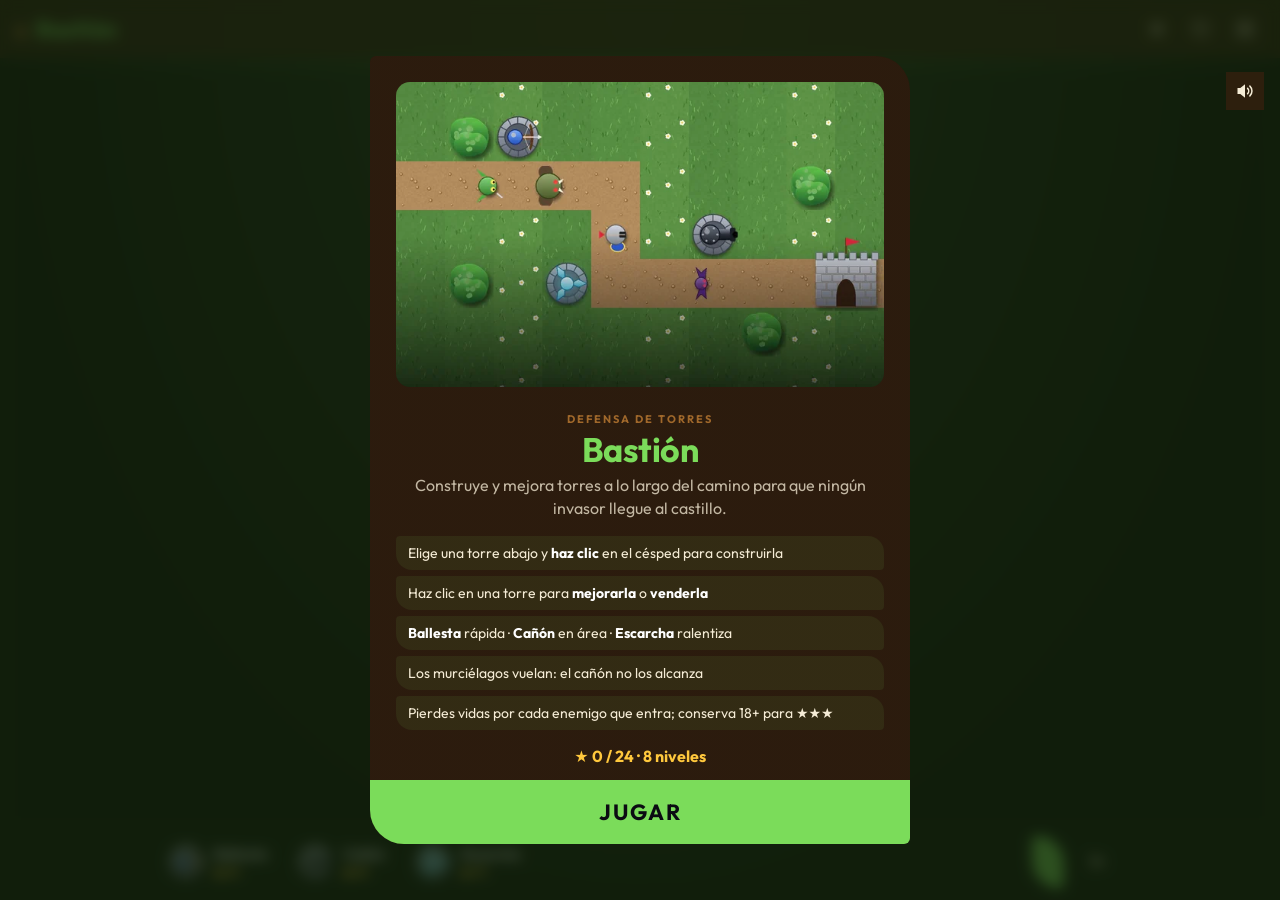
<file: games/bastion.html>
<!doctype html>
<html lang="es">
<head>
<meta charset="utf-8">
<meta name="viewport" content="width=device-width,initial-scale=1">
<title>Bastión</title>
<link rel="preconnect" href="https://fonts.googleapis.com"><link rel="preconnect" href="https://fonts.gstatic.com" crossorigin>
<link href="https://fonts.googleapis.com/css2?family=Outfit:wght@400;600;700;800&display=swap" rel="stylesheet">
<link rel="stylesheet" href="../shared/style.css"><link rel="stylesheet" href="../shared/game-themes.css">
<style>
body{background:radial-gradient(ellipse at top,#1d3a24,#07110a 70%)}
.bar{display:flex;gap:10px;align-items:stretch;flex-wrap:wrap;justify-content:center;max-width:960px;width:100%}
.tw{display:flex;align-items:center;gap:8px;padding:6px 12px 6px 6px;border-radius:6px;border:1px solid color-mix(in srgb,#4d7cff 80%,transparent);background:transparent;box-shadow:0 0 10px color-mix(in srgb,#4d7cff 30%,transparent);color:#fff;cursor:pointer;transition:.15s;text-align:left}
.tw img{width:40px;height:40px;background:url(../assets/bastion/base.webp) center/contain no-repeat}
.tw b{display:block;font-size:14px}.tw small{color:var(--gold);font-weight:700}
.tw:hover{border-color:var(--accent)}.tw.on{border-color:var(--accent);background:transparent;box-shadow:0 0 16px color-mix(in srgb,var(--accent) 55%,transparent)}
.tw:disabled{opacity:.4;cursor:not-allowed}
.info{flex:1;min-width:200px;display:flex;align-items:center;gap:8px;padding:6px 12px;border-radius:6px;border:1px solid color-mix(in srgb,#b14dff 75%,transparent);background:transparent;box-shadow:0 0 10px color-mix(in srgb,#b14dff 28%,transparent);font-size:14px;color:var(--muted)}
.info .btn{padding:8px 12px;font-size:13px}
.wave{padding:8px 16px}
</style>
</head>
<body>
<div id="app"></div>
<script src="../shared/engine.js"></script>
<script>
'use strict';
const T = 64, CW = 15, CH = 9, W = CW * T, H = CH * T;
const A = '../assets/bastion/';
const PATHS = [
  [[-1, 4], [15, 4]],
  [[-1, 1], [5, 1], [5, 7], [10, 7], [10, 2], [15, 2]],
  [[3, -1], [3, 6], [8, 6], [8, 2], [12, 2], [12, 9]],
  [[-1, 7], [2, 7], [2, 1], [7, 1], [7, 5], [12, 5], [12, 1], [15, 1]],
  [[-1, 2], [11, 2], [11, 6], [3, 6], [3, 9]],
  [[7, -1], [7, 3], [2, 3], [2, 7], [12, 7], [12, 4], [15, 4]],
  [[-1, 0], [13, 0], [13, 7], [1, 7], [1, 2], [10, 2], [10, 5], [5, 5]],
  [[-1, 4], [3, 4], [3, 1], [6, 1], [6, 7], [9, 7], [9, 1], [12, 1], [12, 7], [15, 7]]
];
const TW = {
  arrow: { name: 'Ballesta', img: 't0', cost: [50, 60, 90], dmg: [12, 20, 32], rate: [.55, .47, .4], range: [150, 165, 182], desc: 'Rápida. Débil contra caballeros.' },
  cannon: { name: 'Cañón', img: 't1', cost: [80, 90, 130], dmg: [34, 56, 88], rate: [1.5, 1.35, 1.2], range: [135, 148, 162], splash: [55, 65, 76], desc: 'Daño en área. No alcanza voladores.' },
  frost: { name: 'Escarcha', img: 't2', cost: [70, 80, 110], dmg: [5, 9, 14], rate: [1, .9, .8], range: [125, 140, 156], slow: [.45, .55, .65], desc: 'Ralentiza a los enemigos.' }
};
const EN = {
  goblin: { hp: 40, sp: 72, reward: 6, r: 12, img: 'goblin' },
  orc: { hp: 125, sp: 46, reward: 13, r: 15, img: 'orc' },
  knight: { hp: 95, sp: 56, reward: 14, r: 13, img: 'knight', armor: .5 },
  bat: { hp: 34, sp: 100, reward: 8, r: 10, img: 'bat', fly: true },
  chief: { hp: 900, sp: 34, reward: 120, r: 22, img: 'orc' }
};
const P = new Engine.Particles();
let S = null, ui = {};

const G = Engine.create({
  id: 'bastion', title: 'Bastión', genre: 'Defensa de torres', accent: '#7bdc5a',
  tagline: 'Construye y mejora torres a lo largo del camino para que ningún invasor llegue al castillo.',
  help: ['Elige una torre abajo y <b>haz clic</b> en el césped para construirla', 'Haz clic en una torre para <b>mejorarla</b> o <b>venderla</b>', '<b>Ballesta</b> rápida · <b>Cañón</b> en área · <b>Escarcha</b> ralentiza', 'Los murciélagos vuelan: el cañón no los alcanza', 'Pierdes vidas por cada enemigo que entra; conserva 18+ para ★★★'],
  levels: PATHS.length,
  assets: { g0: A + 'grass0.webp', g1: A + 'grass1.webp', g2: A + 'grass2.webp', path: A + 'path.webp', tree: A + 'tree.webp', rock: A + 'rock.webp', base: A + 'base.webp',
    t0: A + 'tower_arrow.webp', t1: A + 'tower_cannon.webp', t2: A + 'tower_frost.webp', goblin: A + 'goblin.webp', orc: A + 'orc.webp', knight: A + 'knight.webp', bat: A + 'bat.webp', castle: A + 'castle.webp', portal: A + 'portal.webp' },
  onLevel: load,
  onReady(g) {
    g.canvas(W, H);
    buildUI();
    g.fit();
    g.loop(update, render);
    g.cv.addEventListener('pointermove', e => { if (S) S.hover = cell(e); });
    g.cv.addEventListener('pointerleave', () => { if (S) S.hover = null; });
    g.cv.addEventListener('pointerdown', click);
    addEventListener('keydown', e => {
      if (!S) return;
      if (e.key === '1') pick('arrow'); if (e.key === '2') pick('cannon'); if (e.key === '3') pick('frost');
      if (e.code === 'Space') { e.preventDefault(); nextWave(); }
      if (e.key === 'u' || e.key === 'U') upgrade(); if (e.key === 'v' || e.key === 'V') sell();
    });
  }
});

function buildUI() {
  const bar = document.createElement('div'); bar.className = 'bar';
  ui.tw = {};
  for (const [k, t] of Object.entries(TW)) {
    const b = document.createElement('button'); b.className = 'tw';
    b.innerHTML = `<img src="${A}${['tower_arrow', 'tower_cannon', 'tower_frost'][['arrow', 'cannon', 'frost'].indexOf(k)]}.webp" alt=""><span><b>${t.name}</b><small>● ${t.cost[0]}</small></span>`;
    b.title = t.desc; b.onclick = () => pick(k);
    ui.tw[k] = b; bar.append(b);
  }
  ui.info = document.createElement('div'); ui.info.className = 'info';
  ui.wave = document.createElement('button'); ui.wave.className = 'btn primary wave'; ui.wave.onclick = nextWave;
  ui.speed = document.createElement('button'); ui.speed.className = 'btn wave'; ui.speed.textContent = '1×';
  ui.speed.onclick = () => { if (S) { S.fast = !S.fast; ui.speed.textContent = S.fast ? '2×' : '1×'; G.sfx('click'); } };
  bar.append(ui.info, ui.wave, ui.speed);
  G.stage.append(bar);
}
function pick(k) { if (!S) return; S.placing = S.placing === k ? null : k; S.sel = null; G.sfx('click'); refresh(); }

function load(n) {
  const raw = PATHS[n - 1].map(([x, y]) => [x * T + T / 2, y * T + T / 2]);
  const grid = Array.from({ length: CH }, () => new Array(CW).fill(0));
  const pts = PATHS[n - 1];
  for (let i = 0; i < pts.length - 1; i++) {
    let [x, y] = pts[i]; const [x2, y2] = pts[i + 1];
    const dx = Math.sign(x2 - x), dy = Math.sign(y2 - y);
    for (;;) { if (x >= 0 && y >= 0 && x < CW && y < CH) grid[y][x] = 1; if (x === x2 && y === y2) break; x += dx; y += dy; }
  }
  const segs = []; let total = 0;
  for (let i = 0; i < raw.length - 1; i++) { const len = Math.hypot(raw[i + 1][0] - raw[i][0], raw[i + 1][1] - raw[i][1]); segs.push({ a: raw[i], b: raw[i + 1], len, at: total }); total += len; }
  const rnd = Engine.rng(n * 131);
  const deco = [];
  for (let k = 0; k < 14; k++) { const x = (rnd() * CW) | 0, y = (rnd() * CH) | 0; if (grid[y][x] === 0) { grid[y][x] = 2; deco.push({ x, y, img: rnd() < .7 ? 'tree' : 'rock' }); } }
  const inMap = pts.filter(([x, y]) => x >= 0 && y >= 0 && x < CW && y < CH);
  const last = pts[pts.length - 1], prev = pts[pts.length - 2];
  let end = [Engine.clamp(last[0], 0, CW - 1), Engine.clamp(last[1], 0, CH - 1)];
  const first = pts[0];
  const start = [Engine.clamp(first[0], 0, CW - 1), Engine.clamp(first[1], 0, CH - 1)];
  S = {
    n, grid, segs, total, deco, start, end, towers: [], enemies: [], shots: [], gold: 220, lives: 20,
    wave: 0, waves: 5 + n, queue: [], spawnT: 0, countdown: -1, placing: null, sel: null, hover: null, fast: false, t: 0, kills: 0
  };
  void inMap; void prev;
  P.clear(); hud(); refresh();
}
function hud() { G.hud({ Nivel: `${S.n}/${PATHS.length}`, Oleada: `${S.wave}/${S.waves}`, Vidas: S.lives, Oro: S.gold }); }
function refresh() {
  if (!S) return;
  for (const [k, b] of Object.entries(ui.tw)) { b.classList.toggle('on', S.placing === k); b.disabled = S.gold < TW[k].cost[0]; }
  const t = S.sel;
  if (t) {
    const d = TW[t.kind], up = t.lvl < 2 ? d.cost[t.lvl + 1] : null, refund = Math.floor(t.spent * .7);
    ui.info.innerHTML = `<span><b style="color:#fff">${d.name}</b> · Nivel ${t.lvl + 1}</span>`;
    const ub = document.createElement('button'); ub.className = 'btn primary'; ub.textContent = up ? `Mejorar ● ${up}` : 'Nivel máximo'; ub.disabled = !up || S.gold < up; ub.onclick = upgrade;
    const sb = document.createElement('button'); sb.className = 'btn'; sb.textContent = `Vender +${refund}`; sb.onclick = sell;
    ui.info.append(ub, sb);
  } else if (S.placing) ui.info.textContent = TW[S.placing].desc + ' Haz clic en el césped.';
  else ui.info.textContent = 'Elige una torre (1 · 2 · 3) o selecciona una existente.';
  const busy = S.queue.length > 0;
  ui.wave.disabled = busy || S.wave >= S.waves;
  ui.wave.textContent = S.wave >= S.waves ? 'Última oleada' : busy ? 'Oleada en curso…' : `▶ Oleada ${S.wave + 1}${S.countdown > 0 ? ` (${Math.ceil(S.countdown)})` : ''}`;
}
function cell(e) { const p = G.pos(e); const x = Math.floor(p.x / T), y = Math.floor(p.y / T); return x >= 0 && y >= 0 && x < CW && y < CH ? { x, y } : null; }
function click(e) {
  if (!S || !G.playing || G.paused) return;
  const c = cell(e); if (!c) return;
  const tw = S.towers.find(t => t.x === c.x && t.y === c.y);
  if (tw) { S.sel = tw; S.placing = null; G.sfx('click'); refresh(); return; }
  if (S.placing) {
    const d = TW[S.placing];
    if (S.grid[c.y][c.x] !== 0) { G.sfx('error'); return; }
    if (S.gold < d.cost[0]) { G.sfx('error'); G.toast('Oro insuficiente'); return; }
    S.gold -= d.cost[0];
    const t = { kind: S.placing, x: c.x, y: c.y, lvl: 0, cd: 0, ang: -Math.PI / 2, spent: d.cost[0], pop: 1 };
    S.towers.push(t); S.grid[c.y][c.x] = 3; G.sfx('power');
    P.burst(c.x * T + 32, c.y * T + 32, 16, { color: ['#d9d2c0', '#ffffff'], speed: 140, life: .5 });
    if (S.gold < d.cost[0]) S.placing = null;
    hud(); refresh(); return;
  }
  S.sel = null; refresh();
}
function upgrade() {
  const t = S && S.sel; if (!t || t.lvl >= 2) return;
  const c = TW[t.kind].cost[t.lvl + 1]; if (S.gold < c) { G.sfx('error'); return; }
  S.gold -= c; t.spent += c; t.lvl++; t.pop = 1; G.sfx('power');
  P.burst(t.x * T + 32, t.y * T + 32, 20, { color: ['#ffd84d', '#ffffff'], speed: 180 });
  hud(); refresh();
}
function sell() {
  const t = S && S.sel; if (!t) return;
  S.gold += Math.floor(t.spent * .7); S.towers = S.towers.filter(o => o !== t); S.grid[t.y][t.x] = 0; S.sel = null; G.sfx('coin'); hud(); refresh();
}
function nextWave() {
  if (!S || !G.playing || S.queue.length || S.wave >= S.waves) return;
  const i = S.wave, n = S.n;
  const hpK = 1 + (n - 1) * .17 + i * .15;
  const q = [];
  const add = (k, c, gap) => { for (let j = 0; j < c; j++) q.push({ k, gap }); };
  add('goblin', 6 + i * 2, .75);
  if (i >= 2) add('orc', Math.floor(i / 2) + (n > 2 ? 1 : 0), 1.1);
  if (n >= 3 && i >= 3) add('knight', i - 2, .9);
  if (n >= 4 && i % 2 === 1) add('bat', 3 + i, .45);
  if (n >= 5 && i === S.waves - 1) add('chief', 1, 2);
  // mezcla parcial para variedad
  for (let j = q.length - 1; j > 0; j--) if (Math.random() < .35) { const r = (Math.random() * (j + 1)) | 0; [q[j], q[r]] = [q[r], q[j]]; }
  q.forEach(o => o.hpK = hpK);
  if (S.countdown > 0 && S.wave > 0) { const bonus = Math.ceil(S.countdown) * 2; S.gold += bonus; P.text(W / 2, 60, `+${bonus} oro por adelantar`, { color: '#ffd84d' }); }
  S.queue = q; S.spawnT = 0; S.wave++; S.countdown = -1;
  G.sfx('power'); G.toast(`Oleada ${S.wave} de ${S.waves}`); hud(); refresh();
}
function posAt(d) {
  for (const s of S.segs) if (d <= s.at + s.len) { const k = (d - s.at) / s.len; return [s.a[0] + (s.b[0] - s.a[0]) * k, s.a[1] + (s.b[1] - s.a[1]) * k, Math.atan2(s.b[1] - s.a[1], s.b[0] - s.a[0])]; }
  const s = S.segs[S.segs.length - 1]; return [s.b[0], s.b[1], 0];
}
function damage(e, dmg, kind) {
  if (e.dead) return;
  if (kind === 'arrow' && e.armor) dmg *= (1 - e.armor);
  e.hp -= dmg; e.hit = .1;
  if (e.hp <= 0) {
    e.dead = true; S.gold += e.reward; S.kills++;
    P.burst(e.x, e.y, 12, { color: e.k === 'bat' ? ['#7a3fb0', '#ff3d6e'] : ['#7bdc5a', '#3a2a1a', '#ffffff'], speed: 160, life: .5 });
    P.text(e.x, e.y - 14, '+' + e.reward, { color: '#ffd84d', size: 15, rise: 40 });
    G.Sound.tone(700, .05, { type: 'square', vol: .04 }); hud(); refresh();
  }
}

function update(dt) {
  if (S.fast) dt *= 2;
  S.t += dt;
  // generación
  if (S.queue.length) {
    S.spawnT -= dt;
    if (S.spawnT <= 0) {
      const o = S.queue.shift(), b = EN[o.k];
      S.enemies.push({ k: o.k, hp: b.hp * o.hpK, max: b.hp * o.hpK, sp: b.sp, reward: b.reward, r: b.r, armor: b.armor || 0, fly: !!b.fly, d: 0, x: 0, y: 0, ang: 0, slow: 0, slowT: 0, hit: 0 });
      S.spawnT = o.gap; if (!S.queue.length) refresh();
    }
  } else if (!S.enemies.length && S.wave > 0) {
    if (S.wave >= S.waves) {
      if (!S.ended) {
        S.ended = true;
        const stars = S.lives >= 18 ? 3 : S.lives >= 10 ? 2 : 1;
        setTimeout(() => G.win(stars, [['Vidas', `${S.lives}/20`], ['Derrotados', S.kills], ['Oro', S.gold]], S.lives * 100 + S.gold), 600);
      }
    } else if (S.countdown < 0) { S.countdown = 12; S.gold += 25 + S.wave * 5; hud(); G.toast(`Oleada superada · +${25 + S.wave * 5} oro`); refresh(); }
  }
  if (S.countdown > 0) { const before = Math.ceil(S.countdown); S.countdown -= dt; if (Math.ceil(S.countdown) !== before) refresh(); if (S.countdown <= 0) nextWave(); }
  // enemigos
  for (const e of S.enemies) {
    e.slowT -= dt; if (e.slowT <= 0) e.slow = 0;
    e.hit = Math.max(0, e.hit - dt);
    e.d += e.sp * (1 - e.slow) * dt;
    const [x, y, a] = posAt(e.d); e.x = x; e.y = y; e.ang = a;
    if (e.d >= S.total) {
      e.dead = true; e.escaped = true;
      S.lives -= e.k === 'chief' ? 5 : 1; G.sfx('hit'); hud();
      if (S.lives <= 0) { S.lives = 0; G.lose('El castillo ha caído', [['Oleada', `${S.wave}/${S.waves}`], ['Derrotados', S.kills]]); return; }
    }
  }
  S.enemies = S.enemies.filter(e => !e.dead);
  // torres
  for (const t of S.towers) {
    const d = TW[t.kind], cx = t.x * T + 32, cy = t.y * T + 32, rng = d.range[t.lvl];
    t.cd -= dt; t.pop = Math.max(0, t.pop - dt * 3);
    let best = null;
    for (const e of S.enemies) {
      if (t.kind === 'cannon' && e.fly) continue;
      if (Math.hypot(e.x - cx, e.y - cy) <= rng && (!best || e.d > best.d)) best = e;
    }
    if (!best) continue;
    const want = Math.atan2(best.y - cy, best.x - cx);
    let da = want - t.ang; while (da > Math.PI) da -= Math.PI * 2; while (da < -Math.PI) da += Math.PI * 2;
    t.ang += da * Math.min(1, dt * 14);
    if (t.cd <= 0 && Math.abs(da) < .5) {
      t.cd = d.rate[t.lvl];
      const mx = cx + Math.cos(t.ang) * 26, my = cy + Math.sin(t.ang) * 26;
      if (t.kind === 'arrow') { S.shots.push({ k: 'arrow', x: mx, y: my, tg: best, sp: 620, dmg: d.dmg[t.lvl] }); G.Sound.tone(900, .04, { type: 'triangle', vol: .04 }); }
      if (t.kind === 'frost') { S.shots.push({ k: 'frost', x: mx, y: my, tg: best, sp: 420, dmg: d.dmg[t.lvl], slow: d.slow[t.lvl] }); G.Sound.tone(1400, .08, { vol: .04, slide: .6 }); }
      if (t.kind === 'cannon') {
        const lead = .55; const [px, py] = posAt(best.d + best.sp * (1 - best.slow) * lead);
        S.shots.push({ k: 'ball', x: mx, y: my, sx: mx, sy: my, tx: px, ty: py, t: 0, dur: lead, dmg: d.dmg[t.lvl], splash: d.splash[t.lvl] });
        G.Sound.noise(.15, { vol: .12, freq: 300 });
      }
    }
  }
  // proyectiles
  for (const s of S.shots) {
    if (s.k === 'ball') {
      s.t += dt; const k = Math.min(1, s.t / s.dur);
      s.x = s.sx + (s.tx - s.sx) * k; s.y = s.sy + (s.ty - s.sy) * k; s.z = Math.sin(k * Math.PI) * 40;
      if (k >= 1) {
        s.dead = true; G.Sound.noise(.25, { vol: .18, freq: 220 });
        P.burst(s.x, s.y, 16, { color: ['#ffb347', '#5a4a3a', '#ffffff'], speed: 160, life: .45 });
        for (const e of S.enemies) if (!e.fly && Math.hypot(e.x - s.x, e.y - s.y) <= s.splash) damage(e, s.dmg, 'cannon');
      }
      continue;
    }
    const tg = s.tg; const tx = tg.x, ty = tg.y;
    const dx = tx - s.x, dy = ty - s.y, dist = Math.hypot(dx, dy);
    s.ang = Math.atan2(dy, dx);
    if (dist < s.sp * dt + 6 || tg.dead) {
      s.dead = true;
      if (tg.dead) continue;
      if (s.k === 'arrow') damage(tg, s.dmg, 'arrow');
      else {
        P.burst(tx, ty, 8, { color: ['#bff9ff', '#ffffff'], speed: 100, life: .4 });
        for (const e of S.enemies) if (Math.hypot(e.x - tx, e.y - ty) <= 46) { damage(e, s.dmg, 'frost'); e.slow = Math.max(e.slow, s.slow); e.slowT = 1.6; }
      }
    } else { s.x += dx / dist * s.sp * dt; s.y += dy / dist * s.sp * dt; }
  }
  S.shots = S.shots.filter(s => !s.dead);
  P.update(dt);
}

function render() {
  const ctx = G.ctx, a = G.assets; if (!ctx || !S) return;
  const t = performance.now() / 1000;
  for (let y = 0; y < CH; y++) for (let x = 0; x < CW; x++) {
    const v = S.grid[y][x];
    ctx.drawImage(v === 1 ? a.path : a['g' + ((x * 7 + y * 13) % 5 === 0 ? 2 : (x + y) % 2)], x * T, y * T, T, T);
  }
  // bordes del camino
  ctx.strokeStyle = 'rgba(60,40,20,.35)'; ctx.lineWidth = 3;
  for (let y = 0; y < CH; y++) for (let x = 0; x < CW; x++) if (S.grid[y][x] === 1) {
    const o = (xx, yy) => xx < 0 || yy < 0 || xx >= CW || yy >= CH || S.grid[yy][xx] === 1;
    ctx.beginPath();
    if (!o(x, y - 1)) { ctx.moveTo(x * T, y * T + 1); ctx.lineTo(x * T + T, y * T + 1); }
    if (!o(x, y + 1)) { ctx.moveTo(x * T, y * T + T - 1); ctx.lineTo(x * T + T, y * T + T - 1); }
    if (!o(x - 1, y)) { ctx.moveTo(x * T + 1, y * T); ctx.lineTo(x * T + 1, y * T + T); }
    if (!o(x + 1, y)) { ctx.moveTo(x * T + T - 1, y * T); ctx.lineTo(x * T + T - 1, y * T + T); }
    ctx.stroke();
  }
  ctx.save(); ctx.translate(S.start[0] * T + 32, S.start[1] * T + 32); ctx.rotate(t); ctx.drawImage(a.portal, -32, -32, 64, 64); ctx.restore();
  for (const d of S.deco) ctx.drawImage(a[d.img], d.x * T + (d.img === 'rock' ? 8 : 0), d.y * T + (d.img === 'rock' ? 8 : 0), d.img === 'rock' ? 48 : 64, d.img === 'rock' ? 48 : 64);
  // rango
  const showRange = (cx, cy, r, ok = true) => { ctx.fillStyle = ok ? 'rgba(255,255,255,.08)' : 'rgba(255,60,60,.12)'; ctx.strokeStyle = ok ? 'rgba(255,255,255,.5)' : 'rgba(255,80,80,.6)'; ctx.lineWidth = 2; ctx.setLineDash([6, 6]); ctx.beginPath(); ctx.arc(cx, cy, r, 0, 6.283); ctx.fill(); ctx.stroke(); ctx.setLineDash([]); };
  if (S.sel) showRange(S.sel.x * T + 32, S.sel.y * T + 32, TW[S.sel.kind].range[S.sel.lvl]);
  for (const tw of S.towers) {
    const cx = tw.x * T + 32, cy = tw.y * T + 32, sc = 1 + tw.pop * .15;
    ctx.save(); ctx.translate(cx, cy); ctx.scale(sc, sc);
    ctx.drawImage(a.base, -32, -32, 64, 64);
    ctx.rotate(tw.ang); ctx.drawImage(a[TW[tw.kind].img], -32, -32, 64, 64); ctx.restore();
    for (let i = 0; i <= tw.lvl; i++) { ctx.fillStyle = '#ffd84d'; ctx.beginPath(); ctx.arc(cx - 10 + i * 10, cy + 27, 3.5, 0, 6.283); ctx.fill(); ctx.strokeStyle = '#5b3416'; ctx.lineWidth = 1; ctx.stroke(); }
    if (S.sel === tw) { ctx.strokeStyle = '#ffd84d'; ctx.lineWidth = 2.5; ctx.strokeRect(tw.x * T + 3, tw.y * T + 3, T - 6, T - 6); }
  }
  ctx.drawImage(a.castle, S.end[0] * T - 16, S.end[1] * T - 30, 96, 96);
  for (const e of S.enemies) {
    const b = EN[e.k], sz = e.k === 'chief' ? 64 : e.k === 'orc' ? 46 : 40;
    ctx.save(); ctx.translate(e.x, e.y + (e.fly ? Math.sin(t * 10 + e.d) * 3 : 0)); ctx.rotate(e.ang);
    if (e.fly) { ctx.scale(1, .8 + Math.abs(Math.sin(t * 16)) * .4); }
    ctx.drawImage(a[b.img], -sz / 2, -sz / 2, sz, sz);
    if (e.slow > 0) { ctx.globalCompositeOperation = 'source-atop'; ctx.fillStyle = 'rgba(120,220,255,.45)'; ctx.fillRect(-sz / 2, -sz / 2, sz, sz); }
    ctx.restore();
    if (e.hp < e.max) {
      const w = sz * .8; ctx.fillStyle = 'rgba(0,0,0,.6)'; ctx.fillRect(e.x - w / 2, e.y - sz / 2 - 8, w, 5);
      ctx.fillStyle = e.hp / e.max > .5 ? '#5cff6a' : e.hp / e.max > .25 ? '#ffd84d' : '#ff4f4f'; ctx.fillRect(e.x - w / 2, e.y - sz / 2 - 8, w * Math.max(0, e.hp / e.max), 5);
    }
  }
  for (const s of S.shots) {
    if (s.k === 'arrow') { ctx.save(); ctx.translate(s.x, s.y); ctx.rotate(s.ang); ctx.strokeStyle = '#e8e2d0'; ctx.lineWidth = 2; ctx.beginPath(); ctx.moveTo(-9, 0); ctx.lineTo(7, 0); ctx.stroke(); ctx.fillStyle = '#cfd5e0'; ctx.beginPath(); ctx.moveTo(10, 0); ctx.lineTo(5, -3); ctx.lineTo(5, 3); ctx.fill(); ctx.restore(); }
    else if (s.k === 'frost') { ctx.fillStyle = '#bff9ff'; ctx.shadowColor = '#2ee6ff'; ctx.shadowBlur = 12; ctx.beginPath(); ctx.arc(s.x, s.y, 5, 0, 6.283); ctx.fill(); ctx.shadowBlur = 0; }
    else { ctx.fillStyle = 'rgba(0,0,0,.3)'; ctx.beginPath(); ctx.ellipse(s.x, s.y + 4, 6, 3, 0, 0, 6.283); ctx.fill(); ctx.fillStyle = '#1d2028'; ctx.beginPath(); ctx.arc(s.x, s.y - s.z, 6.5, 0, 6.283); ctx.fill(); ctx.fillStyle = '#6b7280'; ctx.beginPath(); ctx.arc(s.x - 2, s.y - s.z - 2, 2, 0, 6.283); ctx.fill(); }
  }
  if (S.placing && S.hover) {
    const { x, y } = S.hover, ok = S.grid[y][x] === 0;
    showRange(x * T + 32, y * T + 32, TW[S.placing].range[0], ok);
    ctx.globalAlpha = .7; ctx.drawImage(a.base, x * T, y * T, T, T); ctx.drawImage(a[TW[S.placing].img], x * T, y * T, T, T); ctx.globalAlpha = 1;
  }
  P.draw(ctx);
  if (S.wave === 0 && !S.queue.length && G.playing) {
    ctx.fillStyle = 'rgba(0,0,0,.55)'; ctx.beginPath(); ctx.roundRect(W / 2 - 230, 14, 460, 40, 12); ctx.fill();
    ctx.fillStyle = '#fff'; ctx.font = '700 16px Outfit, sans-serif'; ctx.textAlign = 'center';
    ctx.fillText('Construye torres y pulsa «Oleada 1» (o Espacio) cuando estés listo', W / 2, 40);
  }
}
</script>
</body>
</html>
</file>
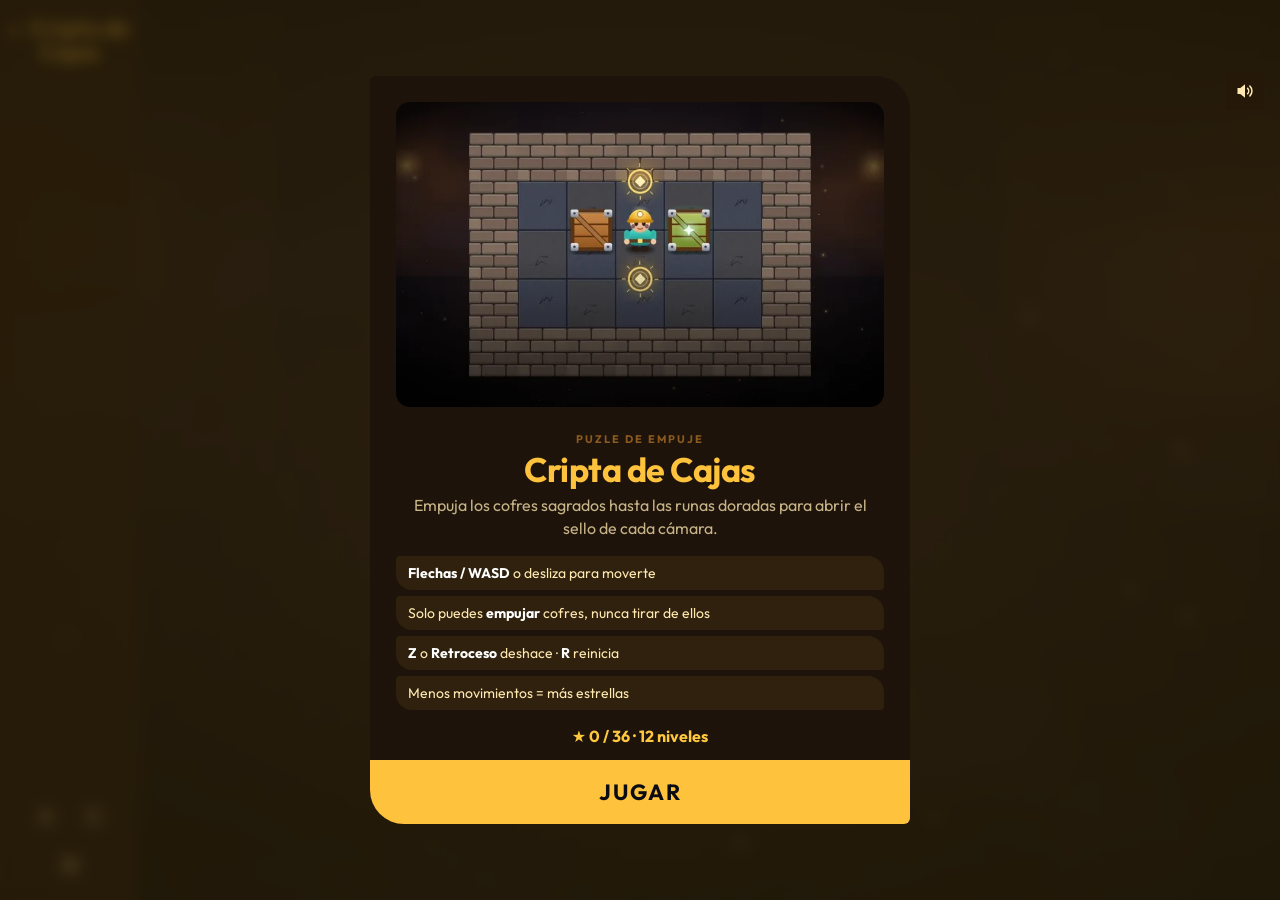
<file: games/cripta.html>
<!doctype html>
<html lang="es">
<head>
<meta charset="utf-8">
<meta name="viewport" content="width=device-width,initial-scale=1">
<title>Cripta de Cajas</title>
<link rel="preconnect" href="https://fonts.googleapis.com"><link rel="preconnect" href="https://fonts.gstatic.com" crossorigin>
<link href="https://fonts.googleapis.com/css2?family=Outfit:wght@400;600;700;800&display=swap" rel="stylesheet">
<link rel="stylesheet" href="../shared/style.css"><link rel="stylesheet" href="../shared/game-themes.css">
</head>
<body>
<div id="app"></div>
<script src="../shared/engine.js"></script>
<script>
'use strict';
// Niveles verificados con un resolvedor BFS; OPT = movimientos mínimos.
const LEVELS = [
`#######
#     #
# @$ .#
#     #
#######`,
`######
#    #
# $$ #
#@.. #
######`,
`#######
#.  ..#
# $$$ #
#  @  #
#######`,
` #####
##   #
#  $ #
# #$.##
# . @ #
#######`,
` #######
 #     #
 # $$$ #
##.#.#.##
#   @   #
#########`,
`########
#  .   #
# ##$# #
#  @   #
# #$## #
#   .  #
########`,
`########
#      #
# $.$. #
#.$@$.##
# $.$. #
#      #
########`,
`  ######
  #    #
### $$ #
#  .#. #
# $ . .#
### $ ##
  # @ #
  #####`,
` ########
 #  #   #
 # $  $ #
## #..# #
#   ..  #
# $  #$ #
#  @    #
#########`,
`#########
#   #   #
# $ . $ #
##.# #.##
#  $ $  #
# @ .   #
#########`,
`#########
#   .   #
# #$#$# #
# . @ . #
# #$#$# #
#   .   #
#########`,
`##########
#   ##   #
# $    $ #
#  #..#  #
## #..# ##
#  $  $  #
#   @    #
##########`
];
const OPT = [2, 7, 13, 16, 18, 19, 22, 23, 38, 41, 57, 69];
const T = 64;
const A = '../assets/cripta/';
let S = null; // estado del nivel

const G = Engine.create({
  id: 'cripta', title: 'Cripta de Cajas', genre: 'Puzle de empuje', accent: '#ffc23d',
  tagline: 'Empuja los cofres sagrados hasta las runas doradas para abrir el sello de cada cámara.',
  help: ['<b>Flechas / WASD</b> o desliza para moverte', 'Solo puedes <b>empujar</b> cofres, nunca tirar de ellos', '<b>Z</b> o <b>Retroceso</b> deshace · <b>R</b> reinicia', 'Menos movimientos = más estrellas'],
  levels: LEVELS.length, background: A + 'bg.webp',
  assets: { f0: A + 'floor0.webp', f1: A + 'floor1.webp', wall: A + 'wall.webp', box: A + 'box.webp', boxon: A + 'boxon.webp', target: A + 'target.webp', player: A + 'player.webp' },
  onLevel: load,
  onReady(g) {
    g.loop(update, render);
    g.touch([{ label: '◀', code: 'ArrowLeft', down: () => move(-1, 0) }, { label: '▶', code: 'ArrowRight', down: () => move(1, 0) }],
            [{ label: '↶', code: 'KeyZ', down: undo }, { label: '▲', code: 'ArrowUp', down: () => move(0, -1) }, { label: '▼', code: 'ArrowDown', down: () => move(0, 1) }]);
  }
});

function load(n) {
  const rows = LEVELS[n - 1].split('\n');
  const H = rows.length, W = Math.max(...rows.map(r => r.length));
  const grid = rows.map(r => [...r.padEnd(W)]);
  S = { W, H, wall: [], goal: [], inside: [], boxes: [], p: null, face: 1, moves: 0, pushes: 0, hist: [], done: false, t: 0, bump: 0 };
  for (let y = 0; y < H; y++) for (let x = 0; x < W; x++) {
    const c = grid[y][x];
    S.wall.push(c === '#'); S.goal.push('.*+'.includes(c)); S.inside.push(false);
    if ('$*'.includes(c)) S.boxes.push({ x, y, dx: x, dy: y });
    if ('@+'.includes(c)) S.p = { x, y, dx: x, dy: y };
  }
  // relleno para saber qué celdas son suelo interior
  const st = [[S.p.x, S.p.y]];
  while (st.length) {
    const [x, y] = st.pop(), i = y * W + x;
    if (x < 0 || y < 0 || x >= W || y >= H || S.inside[i] || S.wall[i]) continue;
    S.inside[i] = true; st.push([x + 1, y], [x - 1, y], [x, y + 1], [x, y - 1]);
  }
  G.canvas(W * T, H * T);
  hud();
}
const idx = (x, y) => y * S.W + x;
const isWall = (x, y) => x < 0 || y < 0 || x >= S.W || y >= S.H || S.wall[idx(x, y)];
const boxAt = (x, y) => S.boxes.find(b => b.x === x && b.y === y);
function hud() { G.hud({ Nivel: `${G.level}/${LEVELS.length}`, Movimientos: S.moves, Empujes: S.pushes, Récord: OPT[G.level - 1] }); }

function move(dx, dy) {
  if (!S || S.done || G.paused || !G.playing) return;
  if (dx) S.face = dx;
  const nx = S.p.x + dx, ny = S.p.y + dy;
  if (isWall(nx, ny)) { S.bump = .12; G.sfx('bump'); return; }
  const b = boxAt(nx, ny);
  if (b && (isWall(nx + dx, ny + dy) || boxAt(nx + dx, ny + dy))) { S.bump = .12; G.sfx('bump'); return; }
  S.hist.push({ p: [S.p.x, S.p.y], b: S.boxes.map(b => [b.x, b.y]), m: S.moves, u: S.pushes });
  if (b) {
    b.x += dx; b.y += dy; S.pushes++;
    G.sfx(S.goal[idx(b.x, b.y)] ? 'coin' : 'swap');
  } else G.sfx('move');
  S.p.x = nx; S.p.y = ny; S.moves++;
  hud();
  if (S.boxes.every(b => S.goal[idx(b.x, b.y)])) {
    S.done = true;
    const opt = OPT[G.level - 1];
    const stars = S.moves <= opt + 2 ? 3 : S.moves <= Math.round(opt * 1.5) + 6 ? 2 : 1;
    setTimeout(() => G.win(stars, [['Movimientos', S.moves], ['Empujes', S.pushes], ['Mínimo posible', opt]], 100000 - S.moves), 450);
  }
}
function undo() {
  if (!S || S.done || !S.hist.length || G.paused) return;
  const h = S.hist.pop();
  S.p.x = h.p[0]; S.p.y = h.p[1];
  S.boxes.forEach((b, i) => { b.x = h.b[i][0]; b.y = h.b[i][1]; });
  S.moves = h.m; S.pushes = h.u; G.sfx('click'); hud();
}
addEventListener('keydown', e => {
  if (e.repeat && !['ArrowLeft', 'ArrowRight', 'ArrowUp', 'ArrowDown', 'KeyA', 'KeyD', 'KeyW', 'KeyS'].includes(e.code)) return;
  const k = e.code;
  if (k === 'ArrowLeft' || k === 'KeyA') move(-1, 0);
  else if (k === 'ArrowRight' || k === 'KeyD') move(1, 0);
  else if (k === 'ArrowUp' || k === 'KeyW') move(0, -1);
  else if (k === 'ArrowDown' || k === 'KeyS') move(0, 1);
  else if (k === 'KeyZ' || k === 'Backspace') undo();
});
document.addEventListener('DOMContentLoaded', () => {});
setTimeout(() => G.swipe(document.querySelector('.stage'), (dx, dy) => move(dx, dy)), 0);

function update(dt) {
  S.t += dt; S.bump = Math.max(0, S.bump - dt);
  const k = 1 - Math.exp(-dt * 22);
  for (const o of [S.p, ...S.boxes]) { o.dx += (o.x - o.dx) * k; o.dy += (o.y - o.dy) * k; }
}
function render() {
  const ctx = G.ctx; if (!S || !ctx) return;
  const a = G.assets, t = performance.now() / 1000;
  ctx.clearRect(0, 0, G.cv.width, G.cv.height);
  for (let y = 0; y < S.H; y++) for (let x = 0; x < S.W; x++) {
    const i = idx(x, y);
    if (S.inside[i]) {
      ctx.drawImage((x * 7 + y * 3) % 5 === 0 ? a.f1 : a.f0, x * T, y * T, T, T);
      if (isWall(x, y - 1)) { const g = ctx.createLinearGradient(0, y * T, 0, y * T + 22); g.addColorStop(0, 'rgba(0,0,0,.55)'); g.addColorStop(1, 'rgba(0,0,0,0)'); ctx.fillStyle = g; ctx.fillRect(x * T, y * T, T, 22); }
      if (isWall(x - 1, y)) { const g = ctx.createLinearGradient(x * T, 0, x * T + 14, 0); g.addColorStop(0, 'rgba(0,0,0,.35)'); g.addColorStop(1, 'rgba(0,0,0,0)'); ctx.fillStyle = g; ctx.fillRect(x * T, y * T, 14, T); }
    }
  }
  for (let y = 0; y < S.H; y++) for (let x = 0; x < S.W; x++) if (S.wall[idx(x, y)]) ctx.drawImage(a.wall, x * T, y * T, T, T);
  for (let y = 0; y < S.H; y++) for (let x = 0; x < S.W; x++) if (S.goal[idx(x, y)]) {
    ctx.globalAlpha = .75 + Math.sin(t * 3 + x + y) * .25;
    ctx.drawImage(a.target, x * T, y * T, T, T);
    ctx.globalAlpha = 1;
  }
  for (const b of S.boxes) {
    const on = S.goal[idx(b.x, b.y)];
    ctx.drawImage(on ? a.boxon : a.box, b.dx * T, b.dy * T, T, T);
  }
  const p = S.p, bob = Math.sin(t * 6) * 1.5, sh = S.bump ? Math.sin(S.bump * 80) * 3 : 0;
  ctx.save();
  ctx.translate(p.dx * T + T / 2 + sh, p.dy * T + T / 2 + bob);
  ctx.scale(S.face, 1);
  ctx.drawImage(a.player, -T / 2, -T / 2 - 4, T, T);
  ctx.restore();
}
</script>
</body>
</html>
</file>
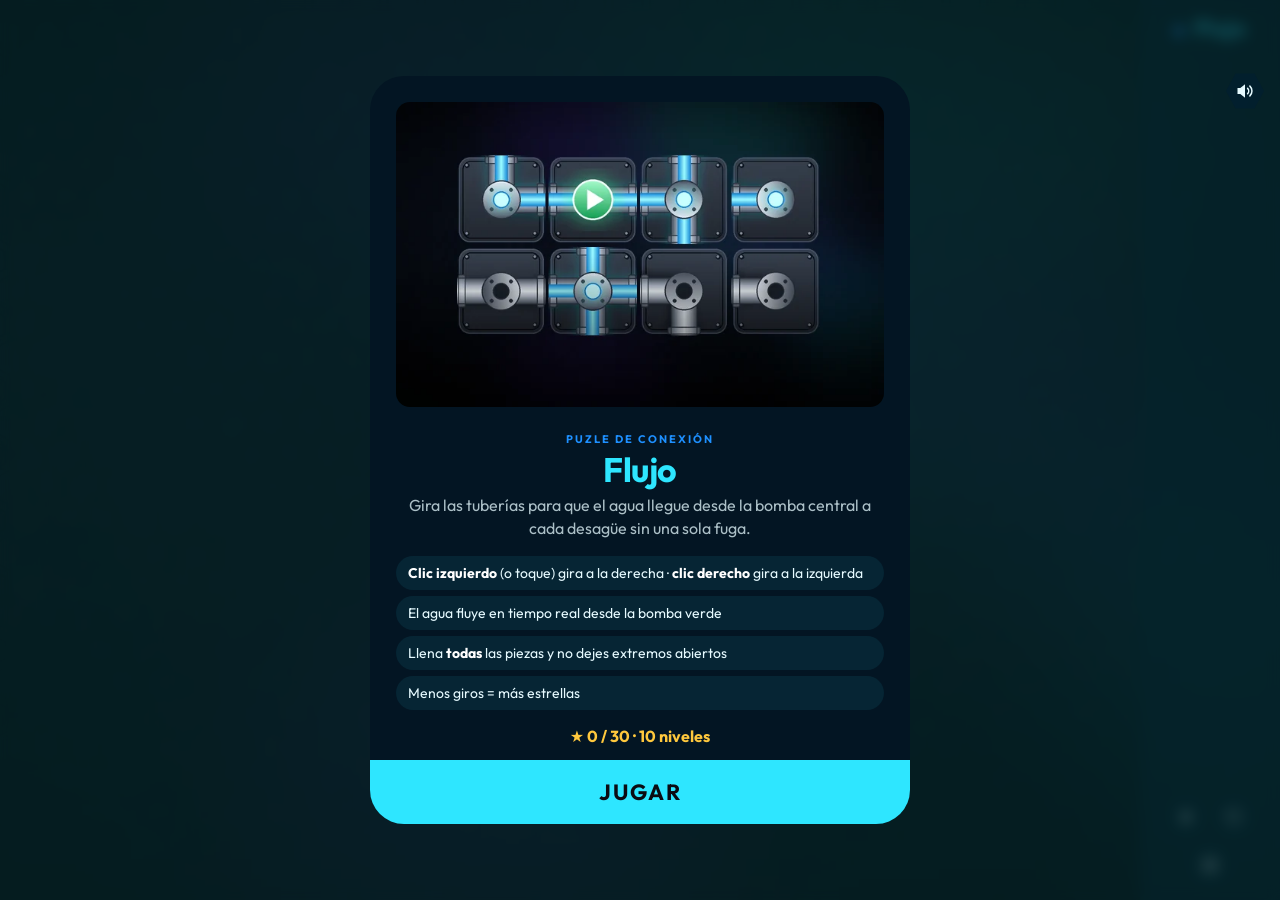
<file: games/flujo.html>
<!doctype html>
<html lang="es">
<head>
<meta charset="utf-8">
<meta name="viewport" content="width=device-width,initial-scale=1">
<title>Flujo</title>
<link rel="preconnect" href="https://fonts.googleapis.com"><link rel="preconnect" href="https://fonts.gstatic.com" crossorigin>
<link href="https://fonts.googleapis.com/css2?family=Outfit:wght@400;600;700;800&display=swap" rel="stylesheet">
<link rel="stylesheet" href="../shared/style.css"><link rel="stylesheet" href="../shared/game-themes.css">
</head>
<body>
<div id="app"></div>
<script src="../shared/engine.js"></script>
<script>
'use strict';
const T = 80, PAD = 20;
const A = '../assets/flujo/';
const SIZES = [[4, 4], [5, 4], [5, 5], [6, 5], [6, 6], [7, 6], [7, 7], [8, 7], [8, 8], [9, 8]];
const DIRS = [[0, -1, 1], [1, 0, 2], [0, 1, 4], [-1, 0, 8]]; // arriba, derecha, abajo, izquierda
const OPP = { 1: 4, 2: 8, 4: 1, 8: 2 };
const BASE = { end: 1, straight: 5, corner: 3, tee: 7, cross: 15 };
const rot = (m, r) => { for (let i = 0; i < ((r % 4) + 4) % 4; i++) m = ((m << 1) | (m >> 3)) & 15; return m; };
const P = new Engine.Particles();
let S = null;

const G = Engine.create({
  id: 'flujo', title: 'Flujo', genre: 'Puzle de conexión', accent: '#2ee6ff',
  tagline: 'Gira las tuberías para que el agua llegue desde la bomba central a cada desagüe sin una sola fuga.',
  help: ['<b>Clic izquierdo</b> (o toque) gira a la derecha · <b>clic derecho</b> gira a la izquierda', 'El agua fluye en tiempo real desde la bomba verde', 'Llena <b>todas</b> las piezas y no dejes extremos abiertos', 'Menos giros = más estrellas'],
  levels: SIZES.length, background: A + 'bg.webp',
  assets: Object.assign({ plate: A + 'plate.webp', source: A + 'source.webp', sink: A + 'sink.webp', sinkOn: A + 'sink_on.webp' },
    ...Object.keys(BASE).map(k => ({ [k]: A + k + '.webp', [k + 'W']: A + k + '_wet.webp' }))),
  onLevel: load,
  onReady(g) {
    g.loop(update, render);
    addEventListener('contextmenu', e => { if (e.target === g.cv) e.preventDefault(); });
    addEventListener('pointerdown', e => {
      if (e.target !== g.cv || !S || !G.playing || G.paused || S.done) return;
      const p = g.pos(e), x = Math.floor((p.x - PAD) / T), y = Math.floor((p.y - PAD) / T);
      if (x < 0 || y < 0 || x >= S.cw || y >= S.ch) return;
      turn(x, y, e.button === 2 ? -1 : 1);
    });
  }
});

function typeOf(m) {
  const c = [1, 2, 4, 8].filter(b => m & b).length;
  if (c === 1) return 'end'; if (c === 4) return 'cross'; if (c === 3) return 'tee';
  return (m === 5 || m === 10) ? 'straight' : 'corner';
}
function load(n) {
  const [cw, ch] = SIZES[n - 1];
  const N = cw * ch, sx = cw >> 1, sy = ch >> 1, src = sy * cw + sx;
  let mask, tries = 0;
  for (;;) {
    mask = new Array(N).fill(0);
    const inT = new Array(N).fill(false); inT[src] = true;
    const front = [];
    const addF = i => { const x = i % cw, y = (i / cw) | 0; for (const [dx, dy, b] of DIRS) { const nx = x + dx, ny = y + dy; if (nx >= 0 && ny >= 0 && nx < cw && ny < ch && !inT[ny * cw + nx]) front.push([i, ny * cw + nx, b]); } };
    addF(src);
    while (front.length) {
      const k = (Math.random() * front.length) | 0; const [a, b, bit] = front.splice(k, 1)[0];
      if (inT[b]) continue;
      if ([1, 2, 4, 8].filter(q => mask[a] & q).length >= 3 && Math.random() < .85) { front.push([a, b, bit]); if (front.every(f => [1, 2, 4, 8].filter(q => mask[f[0]] & q).length >= 3)) { /* sin alternativa */ } else continue; }
      inT[b] = true; mask[a] |= bit; mask[b] |= OPP[bit]; addF(b);
    }
    const leaves = mask.filter(m => typeOf(m) === 'end').length;
    if (leaves >= Math.max(3, N / 6) || ++tries > 30) break;
  }
  const tiles = mask.map((m, i) => {
    const type = typeOf(m), base = BASE[type];
    const good = [0, 1, 2, 3].filter(r => rot(base, r) === m);
    let r; do { r = (Math.random() * 4) | 0; } while (good.includes(r) && type !== 'cross');
    const need = Math.min(...good.map(g => { const d = ((g - r) % 4 + 4) % 4; return Math.min(d, 4 - d); }));
    return { type, base, r, ang: r * Math.PI / 2, need, wet: 0, fill: false, fillAt: 0 };
  });
  S = { cw, ch, src, tiles, rot: 0, min: tiles.reduce((a, t) => a + t.need, 0), t: 0, done: false };
  G.canvas(cw * T + PAD * 2, ch * T + PAD * 2);
  flow(); hud();
}
function hud() { G.hud({ Nivel: `${G.level}/${SIZES.length}`, Giros: S.rot, Mínimo: S.min, Llenas: `${S.tiles.filter(t => t.fill).length}/${S.tiles.length}`, Tiempo: Math.floor(S.t) + ' s' }); }
const cur = t => rot(t.base, t.r);
function turn(x, y, d) {
  const t = S.tiles[y * S.cw + x];
  t.r = (t.r + d + 4) % 4; S.rot++;
  G.Sound.tone(d > 0 ? 520 : 440, .06, { type: 'triangle', vol: .1 });
  flow(); hud();
}
function flow() {
  const { cw, ch, tiles, src } = S;
  const seen = new Array(tiles.length).fill(-1);
  const q = [src]; seen[src] = 0; let leak = false;
  while (q.length) {
    const i = q.shift(), x = i % cw, y = (i / cw) | 0, m = cur(tiles[i]);
    for (const [dx, dy, b] of DIRS) {
      if (!(m & b)) continue;
      const nx = x + dx, ny = y + dy;
      if (nx < 0 || ny < 0 || nx >= cw || ny >= ch) { leak = true; continue; }
      const j = ny * cw + nx;
      if (!(cur(tiles[j]) & OPP[b])) { leak = true; continue; }
      if (seen[j] < 0) { seen[j] = seen[i] + 1; q.push(j); }
    }
  }
  const now = S.t;
  tiles.forEach((t, i) => {
    const f = seen[i] >= 0;
    if (f && !t.fill) t.fillAt = now + seen[i] * .035;
    t.fill = f;
  });
  S.leak = leak;
  if (!leak && tiles.every(t => t.fill)) {
    S.done = true; G.sfx('splash');
    setTimeout(() => {
      G.sfx('power');
      tiles.forEach((t, i) => { if (t.type === 'end' && i !== S.src) P.burst(PAD + (i % cw) * T + T / 2, PAD + ((i / cw) | 0) * T + T / 2, 14, { color: ['#7ff7ff', '#ffffff', '#ffd84d'], speed: 200 }); });
    }, 300);
    const stars = S.rot <= S.min + 2 ? 3 : S.rot <= Math.round(S.min * 1.5) + 4 ? 2 : 1;
    setTimeout(() => G.win(stars, [['Giros', S.rot], ['Mínimo', S.min], ['Tiempo', Math.floor(S.t) + ' s']], 10000 - S.rot * 20 - Math.floor(S.t)), 1100);
  }
}
function update(dt) {
  const prev = Math.floor(S.t); S.t += dt; if (Math.floor(S.t) !== prev && !S.done) hud();
  for (const t of S.tiles) {
    let target = t.r * Math.PI / 2, d = target - t.ang;
    while (d > Math.PI) d -= Math.PI * 2; while (d < -Math.PI) d += Math.PI * 2;
    t.ang += d * Math.min(1, dt * 18);
    const want = t.fill && S.t >= t.fillAt ? 1 : 0;
    t.wet += (want - t.wet) * Math.min(1, dt * 10);
  }
  P.update(dt);
}
function render() {
  const ctx = G.ctx, a = G.assets; if (!ctx || !S) return;
  const t0 = performance.now() / 1000;
  ctx.clearRect(0, 0, G.cv.width, G.cv.height);
  ctx.fillStyle = 'rgba(5,8,14,.75)'; ctx.beginPath(); ctx.roundRect(4, 4, G.cv.width - 8, G.cv.height - 8, 18); ctx.fill();
  ctx.strokeStyle = S.done ? 'rgba(61,255,154,.6)' : 'rgba(46,230,255,.25)'; ctx.lineWidth = 2; ctx.stroke();
  S.tiles.forEach((t, i) => {
    const x = PAD + (i % S.cw) * T, y = PAD + ((i / S.cw) | 0) * T, cx = x + T / 2, cy = y + T / 2;
    ctx.drawImage(a.plate, x, y, T, T);
    ctx.save(); ctx.translate(cx, cy); ctx.rotate(t.ang);
    ctx.drawImage(a[t.type], -T / 2, -T / 2, T, T);
    if (t.wet > .01) { ctx.globalAlpha = t.wet; ctx.drawImage(a[t.type + 'W'], -T / 2, -T / 2, T, T); ctx.globalAlpha = 1; }
    ctx.restore();
    if (i === S.src) { const s = T * (1 + Math.sin(t0 * 4) * .04); ctx.drawImage(a.source, cx - s / 2, cy - s / 2, s, s); }
    else if (t.type === 'end') {
      const on = t.wet > .5; ctx.drawImage(on ? a.sinkOn : a.sink, x, y, T, T);
    }
  });
  // fugas
  if (!S.done) S.tiles.forEach((t, i) => {
    if (!t.fill || t.wet < .5) return;
    const x = i % S.cw, y = (i / S.cw) | 0, m = cur(t);
    for (const [dx, dy, b] of DIRS) {
      if (!(m & b)) continue;
      const nx = x + dx, ny = y + dy;
      const ok = nx >= 0 && ny >= 0 && nx < S.cw && ny < S.ch && (cur(S.tiles[ny * S.cw + nx]) & OPP[b]);
      if (ok) continue;
      const px = PAD + x * T + T / 2 + dx * T * .45, py = PAD + y * T + T / 2 + dy * T * .45;
      ctx.fillStyle = `rgba(255,79,109,${.6 + Math.sin(t0 * 8) * .3})`;
      ctx.beginPath(); ctx.arc(px, py, 6, 0, 6.283); ctx.fill();
    }
  });
  P.draw(ctx);
}
</script>
</body>
</html>
</file>
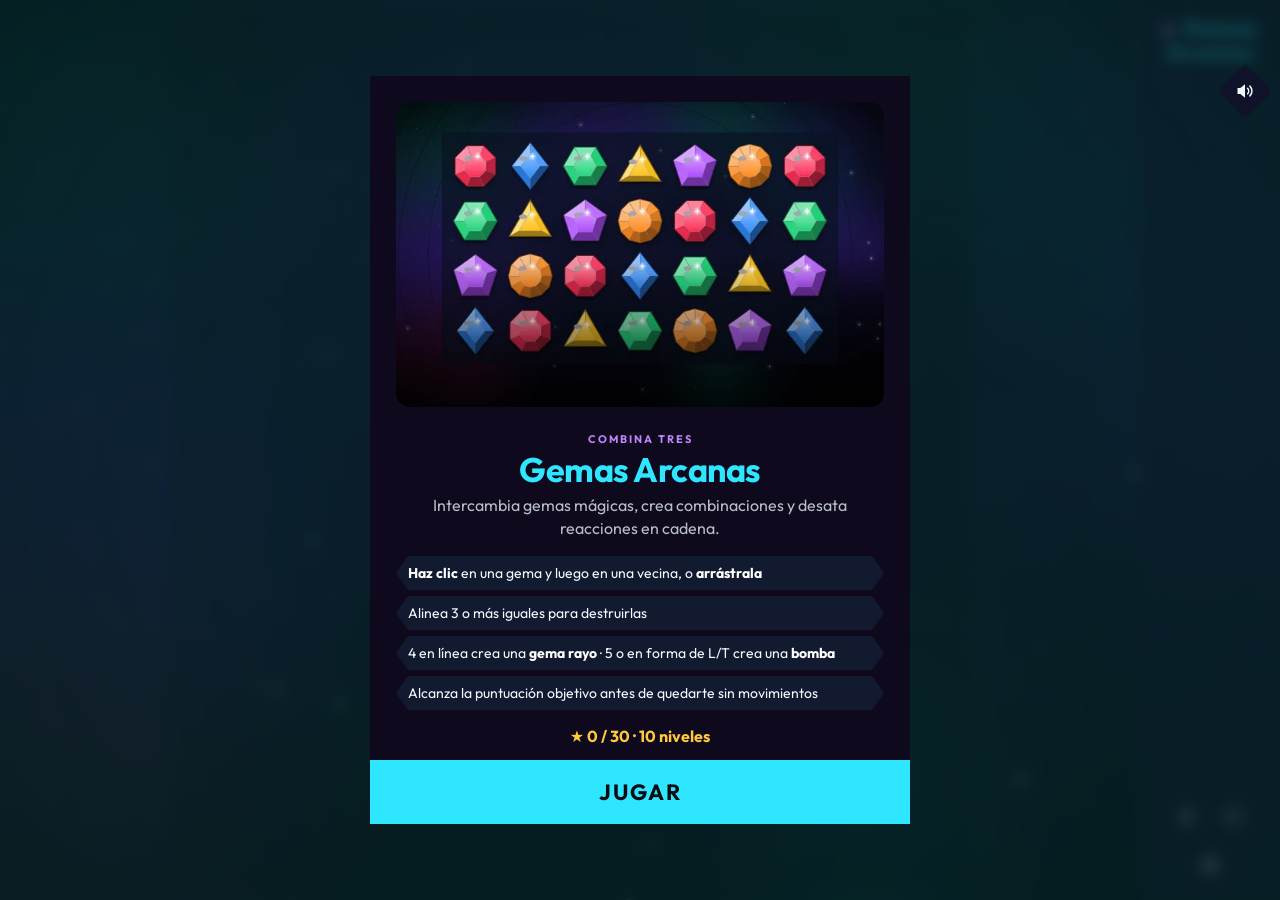
<file: games/gemas.html>
<!doctype html>
<html lang="es">
<head>
<meta charset="utf-8">
<meta name="viewport" content="width=device-width,initial-scale=1">
<title>Gemas Arcanas</title>
<link rel="preconnect" href="https://fonts.googleapis.com"><link rel="preconnect" href="https://fonts.gstatic.com" crossorigin>
<link href="https://fonts.googleapis.com/css2?family=Outfit:wght@400;600;700;800&display=swap" rel="stylesheet">
<link rel="stylesheet" href="../shared/style.css"><link rel="stylesheet" href="../shared/game-themes.css">
</head>
<body>
<div id="app"></div>
<script src="../shared/engine.js"></script>
<script>
'use strict';
const N = 8, CELL = 72, OX = 32, OY = 92, W = OX * 2 + N * CELL, H = OY + N * CELL + 32;
const A = '../assets/gemas/';
const LV = [
  { target: 2500, moves: 20, types: 5 }, { target: 3000, moves: 20, types: 5 }, { target: 3600, moves: 22, types: 5 },
  { target: 2200, moves: 22, types: 6 }, { target: 2500, moves: 24, types: 6 }, { target: 2700, moves: 24, types: 6 },
  { target: 2900, moves: 25, types: 6 }, { target: 2900, moves: 22, types: 6 }, { target: 2800, moves: 20, types: 6 }, { target: 2800, moves: 18, types: 6 }
];
const COLORS = ['#ff2d55', '#2e8bff', '#22d67a', '#ffc21a', '#b04dff', '#ff8a1f'];
const P = new Engine.Particles();
let S = null, uid = 0;
const wait = ms => new Promise(r => setTimeout(r, ms));

const G = Engine.create({
  id: 'gemas', title: 'Gemas Arcanas', genre: 'Combina tres', accent: '#2ee6ff',
  tagline: 'Intercambia gemas mágicas, crea combinaciones y desata reacciones en cadena.',
  help: ['<b>Haz clic</b> en una gema y luego en una vecina, o <b>arrástrala</b>', 'Alinea 3 o más iguales para destruirlas', '4 en línea crea una <b>gema rayo</b> · 5 o en forma de L/T crea una <b>bomba</b>', 'Alcanza la puntuación objetivo antes de quedarte sin movimientos'],
  levels: LV.length, background: A + 'bg.webp',
  assets: Object.fromEntries([0, 1, 2, 3, 4, 5].map(i => ['g' + i, A + `gem${i}.webp`])),
  onLevel: load,
  onReady(g) {
    g.canvas(W, H); g.loop(update, render);
    g.cv.addEventListener('pointerdown', down);
    g.cv.addEventListener('pointermove', drag);
    addEventListener('pointerup', () => { if (S) S.drag = null; });
  }
});

function gem(t, sp = null) { return { t, sp, id: ++uid, dx: 0, dy: 0, s: 1, dying: false }; }
function load(n) {
  const cfg = LV[n - 1];
  S = { cfg, b: [], score: 0, moves: cfg.moves, busy: false, sel: null, drag: null, idle: 0, hint: null, t: 0, shown: 0, combo: 0, best: 0 };
  do {
    S.b = [];
    for (let y = 0; y < N; y++) { const row = []; for (let x = 0; x < N; x++) {
      let t; do { t = (Math.random() * cfg.types) | 0; } while ((x >= 2 && row[x - 1].t === t && row[x - 2].t === t) || (y >= 2 && S.b[y - 1][x].t === t && S.b[y - 2][x].t === t));
      const g = gem(t); g.dx = x; g.dy = y - N - 2 - (N - y) * .3; row.push(g);
    } S.b.push(row); }
  } while (!hasMoves());
  P.clear(); hud();
}
function hud() { G.hud({ Nivel: `${G.level}/${LV.length}`, Puntos: S.score, Objetivo: S.cfg.target, Movimientos: S.moves }); }
const at = (x, y) => (x >= 0 && y >= 0 && x < N && y < N) ? S.b[y][x] : null;

function findRuns(b = S.b) {
  const runs = [];
  for (let y = 0; y < N; y++) { let s = 0; for (let x = 1; x <= N; x++) { if (x < N && b[y][x] && b[y][s] && b[y][x].t === b[y][s].t) continue; if (x - s >= 3 && b[y][s]) runs.push({ dir: 'h', cells: Array.from({ length: x - s }, (_, i) => [s + i, y]) }); s = x; } }
  for (let x = 0; x < N; x++) { let s = 0; for (let y = 1; y <= N; y++) { if (y < N && b[y][x] && b[s][x] && b[y][x].t === b[s][x].t) continue; if (y - s >= 3 && b[s][x]) runs.push({ dir: 'v', cells: Array.from({ length: y - s }, (_, i) => [x, s + i]) }); s = y; } }
  return runs;
}
function hasMoves() {
  const b = S.b;
  for (let y = 0; y < N; y++) for (let x = 0; x < N; x++) for (const [dx, dy] of [[1, 0], [0, 1]]) {
    const nx = x + dx, ny = y + dy; if (nx >= N || ny >= N) continue;
    [b[y][x], b[ny][nx]] = [b[ny][nx], b[y][x]];
    const ok = findRuns().length > 0;
    [b[y][x], b[ny][nx]] = [b[ny][nx], b[y][x]];
    if (ok) return [[x, y], [nx, ny]];
  }
  return null;
}
function cellAt(e) { const p = G.pos(e); const x = Math.floor((p.x - OX) / CELL), y = Math.floor((p.y - OY) / CELL); return (x >= 0 && y >= 0 && x < N && y < N) ? [x, y] : null; }
function down(e) {
  if (!S || S.busy || !G.playing || G.paused) return;
  const c = cellAt(e); if (!c) return;
  S.idle = 0; S.hint = null;
  if (S.sel && Math.abs(S.sel[0] - c[0]) + Math.abs(S.sel[1] - c[1]) === 1) { const a = S.sel; S.sel = null; trySwap(a, c); return; }
  S.sel = c; S.drag = { c, p: G.pos(e) }; G.sfx('click');
}
function drag(e) {
  if (!S || !S.drag || S.busy) return;
  const p = G.pos(e), dx = p.x - S.drag.p.x, dy = p.y - S.drag.p.y;
  if (Math.max(Math.abs(dx), Math.abs(dy)) < 26) return;
  const [x, y] = S.drag.c; S.drag = null;
  const t = Math.abs(dx) > Math.abs(dy) ? [x + Math.sign(dx), y] : [x, y + Math.sign(dy)];
  if (at(...t)) { S.sel = null; trySwap([x, y], t); }
}
function swap(a, b) { const t = S.b[a[1]][a[0]]; S.b[a[1]][a[0]] = S.b[b[1]][b[0]]; S.b[b[1]][b[0]] = t; }

async function trySwap(a, b) {
  const my = S;
  S.busy = true; swap(a, b); G.sfx('swap'); await wait(180);
  if (S !== my) return;
  if (!findRuns().length) { swap(a, b); G.sfx('error'); await wait(180); S.busy = false; return; }
  S.moves--; hud();
  await resolve([a, b]);
  if (S !== my) return;
  if (!hasMoves()) { G.toast('Sin jugadas: mezclando gemas'); await wait(500); if (S !== my) return; shuffle(); }
  S.busy = false;
  if (S.moves <= 0) end();
}
function shuffle() {
  const all = S.b.flat();
  do { for (let i = all.length - 1; i > 0; i--) { const j = (Math.random() * (i + 1)) | 0; [all[i], all[j]] = [all[j], all[i]]; }
    for (let y = 0; y < N; y++) for (let x = 0; x < N; x++) S.b[y][x] = all[y * N + x];
  } while (findRuns().length || !hasMoves());
}
function end() {
  const t = S.cfg.target;
  if (S.score >= t) {
    const stars = S.score >= t * 1.6 ? 3 : S.score >= t * 1.3 ? 2 : 1;
    G.win(stars, [['Puntos', S.score], ['Objetivo', t], ['Mejor combo', 'x' + S.best]], S.score);
  } else G.lose('Sin movimientos', [['Puntos', S.score], ['Objetivo', t]]);
}

async function resolve(focus) {
  let combo = 0; const my = S;
  for (;;) {
    if (S !== my) return;
    const runs = findRuns(); if (!runs.length) break;
    combo++; S.best = Math.max(S.best, combo);
    const clear = new Map(), create = [];
    const count = new Map();
    for (const r of runs) for (const [x, y] of r.cells) { const k = x + ',' + y; clear.set(k, [x, y]); count.set(k, (count.get(k) || 0) + 1); }
    for (const r of runs) {
      const L = r.cells.length;
      const cross = r.cells.find(([x, y]) => count.get(x + ',' + y) > 1);
      if (L < 4 && !cross) continue;
      let pick = r.cells.find(([x, y]) => focus && focus.some(f => f[0] === x && f[1] === y)) || cross || r.cells[L >> 1];
      const kind = (L >= 5 || cross) ? 'bomb' : r.dir;
      if (!create.some(c => c.x === pick[0] && c.y === pick[1])) create.push({ x: pick[0], y: pick[1], t: at(...pick).t, sp: kind });
    }
    // reacción en cadena de especiales
    const queue = [...clear.values()];
    while (queue.length) {
      const [x, y] = queue.pop(); const g = at(x, y); if (!g || !g.sp || g.fired) continue;
      g.fired = true; const add = [];
      if (g.sp === 'h') for (let i = 0; i < N; i++) add.push([i, y]);
      if (g.sp === 'v') for (let i = 0; i < N; i++) add.push([x, i]);
      if (g.sp === 'bomb') for (let j = -1; j <= 1; j++) for (let i = -1; i <= 1; i++) add.push([x + i, y + j]);
      G.sfx('explode'); S.flash = { x, y, sp: g.sp, t: .35 };
      for (const c of add) if (at(...c) && !clear.has(c.join(','))) { clear.set(c.join(','), c); queue.push(c); }
    }
    for (const c of create) clear.delete(c.x + ',' + c.y);
    const pts = clear.size * 20 * combo + create.length * 50;
    S.score += pts; hud();
    let cx = 0, cy = 0;
    for (const [x, y] of clear.values()) {
      const g = at(x, y); if (!g) continue; g.dying = true; cx += x; cy += y;
      P.burst(OX + x * CELL + CELL / 2, OY + y * CELL + CELL / 2, 7, { color: [COLORS[g.t], '#ffffff'], speed: 220, life: .5, size: 4 });
    }
    if (clear.size) P.text(OX + (cx / clear.size) * CELL + CELL / 2, OY + (cy / clear.size) * CELL + CELL / 2, '+' + pts, { size: 22 + combo * 3, color: combo > 1 ? '#ffd84d' : '#ffffff' });
    if (combo > 1) G.toast(`¡Combo x${combo}!`, 900);
    G.Sound.tone(500 + combo * 90, .14, { type: 'triangle', vol: .14 }); G.Sound.tone(750 + combo * 120, .12, { type: 'sine', vol: .1, delay: .05 });
    for (const c of create) { const g = at(c.x, c.y); g.sp = c.sp; g.fired = false; g.s = 1.5; G.sfx('power'); }
    await wait(230);
    if (S !== my) return;
    for (const [x, y] of clear.values()) S.b[y][x] = null;
    for (let x = 0; x < N; x++) {
      let w = N - 1;
      for (let y = N - 1; y >= 0; y--) if (S.b[y][x]) { const g = S.b[y][x]; S.b[y][x] = null; S.b[w][x] = g; w--; }
      let k = 0;
      for (let y = w; y >= 0; y--) { const g = gem((Math.random() * S.cfg.types) | 0); g.dx = x; g.dy = -1 - k; k++; S.b[y][x] = g; }
    }
    focus = null;
    await wait(300);
  }
}

function update(dt) {
  S.t += dt;
  const k = 1 - Math.exp(-dt * 16);
  for (let y = 0; y < N; y++) for (let x = 0; x < N; x++) {
    const g = S.b[y][x]; if (!g) continue;
    g.dx += (x - g.dx) * k; g.dy += (y - g.dy) * Math.min(1, k * 1.1);
    if (g.dying) g.s = Math.max(0, g.s - dt * 6); else g.s += (1 - g.s) * k;
  }
  if (S.flash) S.flash.t -= dt;
  S.shown += (S.score - S.shown) * Math.min(1, dt * 8);
  if (!S.busy) { S.idle += dt; if (S.idle > 6 && !S.hint) S.hint = hasMoves(); }
  P.update(dt);
}

function render() {
  const ctx = G.ctx, a = G.assets; if (!ctx || !S) return;
  const t = performance.now() / 1000;
  ctx.clearRect(0, 0, W, H);
  // barra de progreso
  const bx = OX, by = 30, bw = N * CELL, max = S.cfg.target * 1.6;
  ctx.fillStyle = 'rgba(10,16,32,.75)'; round(ctx, bx, by, bw, 22, 11); ctx.fill();
  const f = Math.min(1, S.shown / max);
  const g = ctx.createLinearGradient(bx, 0, bx + bw, 0); g.addColorStop(0, '#2ee6ff'); g.addColorStop(1, '#b04dff');
  ctx.fillStyle = g; round(ctx, bx, by, Math.max(22, bw * f), 22, 11); ctx.fill();
  for (const [m, i] of [[1, 1], [1.3, 2], [1.6, 3]]) {
    const x = bx + bw * (S.cfg.target * m / max) - (i === 3 ? 14 : 0);
    ctx.font = '800 22px Outfit, sans-serif'; ctx.textAlign = 'center';
    ctx.fillStyle = S.score >= S.cfg.target * m ? '#ffc83d' : 'rgba(255,255,255,.3)'; ctx.fillText('★', x, by + 19);
  }
  ctx.fillStyle = '#fff'; ctx.font = '700 15px Outfit, sans-serif'; ctx.textAlign = 'left';
  ctx.fillText(`${Math.round(S.shown)} / ${S.cfg.target}`, bx + 10, by + 16);
  // tablero
  ctx.fillStyle = 'rgba(8,14,30,.72)'; round(ctx, OX - 10, OY - 10, N * CELL + 20, N * CELL + 20, 18); ctx.fill();
  ctx.strokeStyle = 'rgba(127,247,255,.25)'; ctx.lineWidth = 2; ctx.stroke();
  for (let y = 0; y < N; y++) for (let x = 0; x < N; x++) if ((x + y) % 2) { ctx.fillStyle = 'rgba(255,255,255,.04)'; ctx.fillRect(OX + x * CELL, OY + y * CELL, CELL, CELL); }
  if (S.sel) { const [x, y] = S.sel; ctx.fillStyle = 'rgba(46,230,255,.18)'; round(ctx, OX + x * CELL + 3, OY + y * CELL + 3, CELL - 6, CELL - 6, 12); ctx.fill(); ctx.strokeStyle = '#7ff7ff'; ctx.lineWidth = 2.5; ctx.stroke(); }
  ctx.save(); ctx.beginPath(); ctx.rect(OX - 10, OY - 10, N * CELL + 20, N * CELL + 20); ctx.clip();
  for (let y = 0; y < N; y++) for (let x = 0; x < N; x++) {
    const gm = S.b[y][x]; if (!gm) continue;
    let px = OX + gm.dx * CELL + CELL / 2, py = OY + gm.dy * CELL + CELL / 2;
    if (S.hint && S.hint.some(h => h[0] === x && h[1] === y)) px += Math.sin(t * 14) * 3;
    const sel = S.sel && S.sel[0] === x && S.sel[1] === y;
    const sz = 64 * gm.s * (sel ? 1 + Math.sin(t * 8) * .05 : 1);
    if (gm.sp === 'bomb') { ctx.fillStyle = `rgba(255,255,255,${.18 + Math.sin(t * 6) * .1})`; ctx.beginPath(); ctx.arc(px, py, 34 * gm.s, 0, 6.283); ctx.fill(); }
    ctx.drawImage(a['g' + gm.t], px - sz / 2, py - sz / 2, sz, sz);
    if (gm.sp === 'h' || gm.sp === 'v') {
      ctx.save(); ctx.translate(px, py); if (gm.sp === 'v') ctx.rotate(Math.PI / 2);
      ctx.fillStyle = 'rgba(255,255,255,.85)';
      for (const o of [-8, 0, 8]) ctx.fillRect(-24 * gm.s, o - 1.5, 48 * gm.s, 3);
      ctx.restore();
    }
    if (gm.sp === 'bomb') { ctx.strokeStyle = '#fff'; ctx.lineWidth = 3; ctx.beginPath(); ctx.arc(px, py, 30 * gm.s, t * 4, t * 4 + 4.5); ctx.stroke(); }
  }
  ctx.restore();
  if (S.flash && S.flash.t > 0) {
    const { x, y, sp } = S.flash, al = S.flash.t / .35;
    ctx.fillStyle = `rgba(255,255,255,${al * .6})`;
    if (sp === 'h') ctx.fillRect(OX, OY + y * CELL + 18, N * CELL, CELL - 36);
    else if (sp === 'v') ctx.fillRect(OX + x * CELL + 18, OY, CELL - 36, N * CELL);
    else { ctx.beginPath(); ctx.arc(OX + x * CELL + CELL / 2, OY + y * CELL + CELL / 2, CELL * 1.6 * (1.2 - al * .5), 0, 6.283); ctx.fill(); }
  }
  P.draw(ctx);
}
function round(ctx, x, y, w, h, r) { ctx.beginPath(); ctx.roundRect(x, y, w, h, r); }
</script>
</body>
</html>
</file>
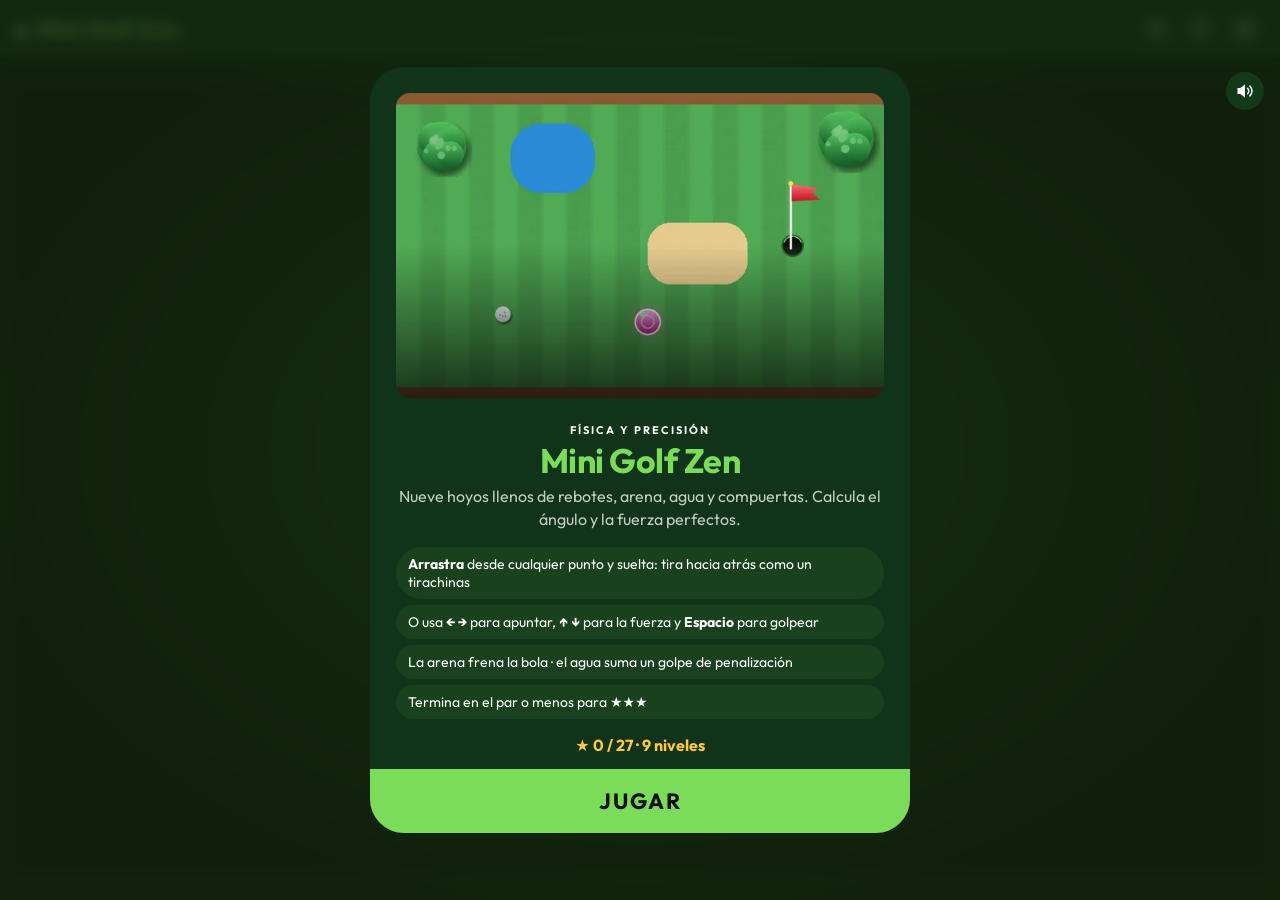
<file: games/golf.html>
<!doctype html>
<html lang="es">
<head>
<meta charset="utf-8">
<meta name="viewport" content="width=device-width,initial-scale=1">
<title>Mini Golf Zen</title>
<link rel="preconnect" href="https://fonts.googleapis.com"><link rel="preconnect" href="https://fonts.gstatic.com" crossorigin>
<link href="https://fonts.googleapis.com/css2?family=Outfit:wght@400;600;700;800&display=swap" rel="stylesheet">
<link rel="stylesheet" href="../shared/style.css"><link rel="stylesheet" href="../shared/game-themes.css">
<style>body{background:radial-gradient(ellipse at center,#1f4a26,#08160b 75%)}</style>
</head>
<body>
<div id="app"></div>
<script src="../shared/engine.js"></script>
<script>
'use strict';
const W = 960, H = 600, BR = 8, HR = 12, B = 16;
const A = '../assets/golf/';
const HOLES = [
  { name: 'Primer golpe', par: 2, start: [150, 300], hole: [810, 300], walls: [], sand: [], water: [], bump: [], movers: [] },
  { name: 'El muro', par: 3, start: [150, 150], hole: [810, 150], walls: [[470, 16, 40, 400]], sand: [], water: [], bump: [], movers: [] },
  { name: 'Búnkeres', par: 3, start: [120, 480], hole: [840, 120], walls: [[420, 380, 30, 204], [560, 90, 30, 210]], sand: [[290, 190, 200, 130], [590, 300, 180, 150], [700, 40, 110, 80]], water: [], bump: [], movers: [] },
  { name: 'El estanque', par: 3, start: [120, 300], hole: [850, 130], walls: [], sand: [[700, 380, 160, 120]], water: [[320, 16, 320, 228], [320, 356, 320, 228]], bump: [], movers: [] },
  { name: 'Zigzag', par: 4, start: [120, 520], hole: [850, 520], walls: [[240, 16, 30, 420], [480, 164, 30, 420], [720, 16, 30, 420]], sand: [[790, 300, 120, 90]], water: [], bump: [], movers: [] },
  { name: 'Rebotes', par: 3, start: [130, 300], hole: [730, 300], walls: [[400, 150, 30, 300]], sand: [], water: [], bump: [[650, 215, 22], [810, 215, 22], [650, 385, 22], [810, 385, 22], [730, 185, 22]], movers: [] },
  { name: 'La compuerta', par: 3, start: [80, 300], hole: [850, 300], walls: [[16, 196, 600, 30], [16, 374, 600, 30]], sand: [[700, 120, 120, 100]], water: [], bump: [],
    movers: [{ x: 300, y: 226, w: 30, h: 70, ax: 'y', range: 78, sp: 1.6 }, { x: 470, y: 226, w: 30, h: 70, ax: 'y', range: 78, sp: 2.1, ph: 1.5 }] },
  { name: 'Paso estrecho', par: 4, start: [120, 300], hole: [860, 140], walls: [[300, 140, 30, 320]], sand: [[700, 240, 150, 110]], water: [[500, 16, 140, 300], [500, 400, 140, 184]], bump: [], movers: [] },
  { name: 'Gran final', par: 5, start: [110, 300], hole: [860, 300], walls: [], sand: [[770, 430, 174, 154]], water: [[250, 16, 120, 258], [250, 372, 120, 212]], bump: [[620, 300, 26], [700, 190, 22], [700, 410, 22]],
    movers: [{ x: 450, y: 120, w: 30, h: 100, ax: 'y', range: 280, sp: 1.2 }] }
];
const P = new Engine.Particles();
let S = null, pat = {};

const G = Engine.create({
  id: 'golf', title: 'Mini Golf Zen', genre: 'Física y precisión', accent: '#7bdc5a',
  tagline: 'Nueve hoyos llenos de rebotes, arena, agua y compuertas. Calcula el ángulo y la fuerza perfectos.',
  help: ['<b>Arrastra</b> desde cualquier punto y suelta: tira hacia atrás como un tirachinas', 'O usa <b>← →</b> para apuntar, <b>↑ ↓</b> para la fuerza y <b>Espacio</b> para golpear', 'La arena frena la bola · el agua suma un golpe de penalización', 'Termina en el par o menos para ★★★'],
  levels: HOLES.length,
  assets: { grass: A + 'grass.webp', sand: A + 'sand.webp', water: A + 'water.webp', wood: A + 'wood.webp', ball: A + 'ball.webp', hole: A + 'hole.webp', flag: A + 'flag.webp', bumper: A + 'bumper.webp' },
  onLevel: load,
  onReady(g) {
    g.canvas(W, H);
    const c = g.ctx;
    for (const k of ['grass', 'sand', 'water', 'wood']) pat[k] = c.createPattern(g.assets[k], 'repeat');
    g.loop(update, render);
    g.cv.addEventListener('pointerdown', e => { if (!S || !still() || S.sunk || !G.playing || G.paused) return; S.aim = { from: g.pos(e), to: g.pos(e) }; g.cv.setPointerCapture(e.pointerId); });
    g.cv.addEventListener('pointermove', e => { if (S && S.aim) S.aim.to = g.pos(e); });
    g.cv.addEventListener('pointerup', () => {
      if (!S || !S.aim) return;
      const dx = S.aim.from.x - S.aim.to.x, dy = S.aim.from.y - S.aim.to.y; S.aim = null;
      const d = Math.min(170, Math.hypot(dx, dy)); if (d < 8) return;
      shoot(Math.atan2(dy, dx), d / 170);
    });
    addEventListener('keydown', e => {
      if (!S || !still() || S.sunk) return;
      if (e.code === 'ArrowLeft') S.kAng -= .06; if (e.code === 'ArrowRight') S.kAng += .06;
      if (e.code === 'ArrowUp') S.kPow = Math.min(1, S.kPow + .05); if (e.code === 'ArrowDown') S.kPow = Math.max(.05, S.kPow - .05);
      if (['ArrowLeft', 'ArrowRight', 'ArrowUp', 'ArrowDown'].includes(e.code)) S.kShow = 2.5;
      if (e.code === 'Space') shoot(S.kAng, S.kPow);
    });
  }
});

function load(n) {
  const h = HOLES[n - 1];
  const walls = [[0, 0, W, B], [0, H - B, W, B], [0, 0, B, H], [W - B, 0, B, H], ...h.walls].map(([x, y, w, hh]) => ({ x, y, w, h: hh }));
  S = { h, walls, movers: h.movers.map(m => ({ ...m, bx: m.x, by: m.y, t: m.ph || 0 })), ball: { x: h.start[0], y: h.start[1], vx: 0, vy: 0 }, last: h.start.slice(),
    strokes: 0, aim: null, sunk: false, t: 0, trail: [], kAng: Math.atan2(h.hole[1] - h.start[1], h.hole[0] - h.start[0]), kPow: .5, kShow: 0, sink: 0 };
  P.clear(); hud();
  G.toast(`Hoyo ${n}: ${h.name} · Par ${h.par}`);
}
function hud() { G.hud({ Hoyo: `${G.level}/${HOLES.length}`, Par: S.h.par, Golpes: S.strokes }); }
const still = () => Math.hypot(S.ball.vx, S.ball.vy) < 1;
function shoot(ang, pow) {
  if (!G.playing || G.paused) return;
  const sp = 120 + pow * 980;
  S.last = [S.ball.x, S.ball.y];
  S.ball.vx = Math.cos(ang) * sp; S.ball.vy = Math.sin(ang) * sp; S.kAng = ang;
  S.strokes++; hud();
  G.Sound.tone(220 + pow * 200, .08, { type: 'triangle', vol: .2 }); G.Sound.noise(.05, { vol: .2, freq: 3000 });
}
const inRect = (x, y, r) => x > r[0] && x < r[0] + r[2] && y > r[1] && y < r[1] + r[3];

function collideRect(b, r) {
  const cx = Engine.clamp(b.x, r.x, r.x + r.w), cy = Engine.clamp(b.y, r.y, r.y + r.h);
  let dx = b.x - cx, dy = b.y - cy, d = Math.hypot(dx, dy);
  if (d >= BR) return false;
  if (d === 0) { // dentro: empujar por el lado más cercano
    const opts = [[b.x - r.x, -1, 0], [r.x + r.w - b.x, 1, 0], [b.y - r.y, 0, -1], [r.y + r.h - b.y, 0, 1]].sort((a, c) => a[0] - c[0])[0];
    dx = opts[1]; dy = opts[2]; d = 1;
    b.x += dx * (opts[0] + BR); b.y += dy * (opts[0] + BR);
  } else { b.x = cx + dx / d * BR; b.y = cy + dy / d * BR; }
  const nx = dx / d, ny = dy / d, dot = b.vx * nx + b.vy * ny;
  if (dot < 0) { b.vx -= 1.8 * dot * nx; b.vy -= 1.8 * dot * ny; if (-dot > 60) G.Sound.tone(180, .05, { type: 'square', vol: Math.min(.12, -dot / 4000) }); }
  return true;
}
function update(dt) {
  S.t += dt; S.kShow = Math.max(0, S.kShow - dt);
  for (const m of S.movers) { m.t += dt; const k = (Math.sin(m.t * m.sp) + 1) / 2 * m.range; if (m.ax === 'y') m.y = m.by + k; else m.x = m.bx + k; }
  const b = S.ball;
  if (S.sunk) { S.sink = Math.min(1, S.sink + dt * 3); P.update(dt); return; }
  const sp = Math.hypot(b.vx, b.vy);
  if (sp > 0) {
    const steps = Math.max(1, Math.ceil(sp * dt / 4));
    for (let i = 0; i < steps; i++) {
      const d = dt / steps;
      b.x += b.vx * d; b.y += b.vy * d;
      for (const w of S.walls) collideRect(b, w);
      for (const m of S.movers) collideRect(b, m);
      for (const [x, y, r] of S.h.bump) {
        const dx = b.x - x, dy = b.y - y, dd = Math.hypot(dx, dy);
        if (dd < r + BR) {
          const nx = dx / dd, ny = dy / dd; b.x = x + nx * (r + BR); b.y = y + ny * (r + BR);
          const dot = b.vx * nx + b.vy * ny; if (dot < 0) { b.vx -= 2 * dot * nx; b.vy -= 2 * dot * ny; }
          const s = Math.max(380, Math.hypot(b.vx, b.vy) * 1.12), m2 = Math.hypot(b.vx, b.vy); b.vx = b.vx / m2 * s; b.vy = b.vy / m2 * s;
          G.Sound.tone(660, .1, { type: 'triangle', vol: .12, slide: 1.5 });
          P.burst(x + nx * r, y + ny * r, 8, { color: ['#ff4fd8', '#ffffff'], speed: 150, life: .35 });
        }
      }
    }
    const onSand = S.h.sand.some(r => inRect(b.x, b.y, r));
    const k = onSand ? 3.6 : .95, dec = onSand ? 80 : 22;
    const f = Math.exp(-k * dt); b.vx *= f; b.vy *= f;
    const s2 = Math.hypot(b.vx, b.vy);
    if (s2 > 0) { const ns = Math.max(0, s2 - dec * dt); b.vx *= ns / s2; b.vy *= ns / s2; }
    if (Math.hypot(b.vx, b.vy) < 7) { b.vx = 0; b.vy = 0; }
    S.trail.push([b.x, b.y]); if (S.trail.length > 14) S.trail.shift();
  } else if (S.trail.length) S.trail.shift();
  // hoyo
  const hx = S.h.hole[0], hy = S.h.hole[1], dh = Math.hypot(b.x - hx, b.y - hy), cur = Math.hypot(b.vx, b.vy);
  if (dh < 22 && cur > 0) { b.vx += (hx - b.x) * 9 * dt; b.vy += (hy - b.y) * 9 * dt; }
  if (dh < HR - 2 && cur < 520) {
    S.sunk = true; b.vx = b.vy = 0; b.x = hx; b.y = hy;
    G.sfx('coin'); P.burst(hx, hy, 30, { color: ['#ffffff', '#ffd84d', '#7bdc5a'], speed: 240 });
    const par = S.h.par, st = S.strokes;
    const label = st === 1 ? '¡Hoyo en uno!' : st <= par - 2 ? '¡Eagle!' : st === par - 1 ? '¡Birdie!' : st === par ? 'Par' : st === par + 1 ? 'Bogey' : 'Doble bogey o más';
    G.toast(label, 1800);
    const stars = st <= par ? 3 : st <= par + 2 ? 2 : 1;
    setTimeout(() => G.win(stars, [['Golpes', st], ['Par', par], ['Resultado', label]], 1000 - st * 50), 1100);
    return;
  }
  // agua
  if (S.h.water.some(r => inRect(b.x, b.y, r))) {
    G.sfx('splash'); P.burst(b.x, b.y, 22, { color: ['#bfe9ff', '#ffffff', '#2a8bd6'], speed: 180, life: .6 });
    b.x = S.last[0]; b.y = S.last[1]; b.vx = b.vy = 0; S.strokes++; hud(); G.toast('¡Al agua! +1 golpe');
  }
  if (still() && S.strokes >= S.h.par + 6) G.lose('Demasiados golpes', [['Golpes', S.strokes], ['Par', S.h.par]]);
  P.update(dt);
}
function rectPath(ctx, x, y, w, h, r) { ctx.beginPath(); ctx.roundRect(x, y, w, h, r); }
function render() {
  const ctx = G.ctx, a = G.assets; if (!ctx || !S) return;
  const t = performance.now() / 1000;
  ctx.fillStyle = pat.grass; ctx.fillRect(0, 0, W, H);
  // sombras de bordes
  ctx.fillStyle = 'rgba(0,0,0,.18)'; ctx.fillRect(B, B, W - 2 * B, 10); ctx.fillRect(B, B, 8, H - 2 * B);
  for (const [x, y, w, h] of S.h.water) {
    ctx.save(); ctx.fillStyle = pat.water; ctx.translate(Math.sin(t) * 6, 0); rectPath(ctx, x - Math.sin(t) * 6, y, w, h, 18); ctx.fill(); ctx.restore();
    ctx.strokeStyle = 'rgba(191,233,255,.7)'; ctx.lineWidth = 3; rectPath(ctx, x, y, w, h, 18); ctx.stroke();
  }
  for (const [x, y, w, h] of S.h.sand) { ctx.fillStyle = pat.sand; rectPath(ctx, x, y, w, h, 30); ctx.fill(); ctx.strokeStyle = 'rgba(160,120,60,.5)'; ctx.lineWidth = 2; ctx.stroke(); }
  // hoyo
  const [hx, hy] = S.h.hole;
  ctx.drawImage(a.hole, hx - 16, hy - 16, 32, 32);
  const fd = Math.hypot(S.ball.x - hx, S.ball.y - hy);
  ctx.globalAlpha = Engine.clamp((fd - 30) / 60, .25, 1);
  ctx.drawImage(a.flag, hx - 10, hy - 76 + Math.sin(t * 2) * 1, 48, 80); ctx.globalAlpha = 1;
  for (const [x, y, r] of S.h.bump) { const s = r * 2.2 * (1 + Math.sin(t * 4 + x) * .03); ctx.drawImage(a.bumper, x - s / 2, y - s / 2, s, s); }
  const wallDraw = w => { ctx.fillStyle = 'rgba(0,0,0,.28)'; ctx.fillRect(w.x + 5, w.y + 6, w.w, w.h); ctx.fillStyle = pat.wood; ctx.fillRect(w.x, w.y, w.w, w.h); ctx.strokeStyle = '#4a2a12'; ctx.lineWidth = 2; ctx.strokeRect(w.x + 1, w.y + 1, w.w - 2, w.h - 2); ctx.fillStyle = 'rgba(255,230,190,.25)'; ctx.fillRect(w.x + 2, w.y + 2, w.w - 4, 3); };
  for (const w of S.walls) wallDraw(w);
  for (const m of S.movers) { wallDraw(m); ctx.fillStyle = '#ffd84d'; ctx.fillRect(m.x + 4, m.y + m.h / 2 - 2, m.w - 8, 4); }
  // apuntado
  const b = S.ball;
  let aimAng = null, aimPow = 0;
  if (S.aim) { const dx = S.aim.from.x - S.aim.to.x, dy = S.aim.from.y - S.aim.to.y; aimPow = Math.min(1, Math.hypot(dx, dy) / 170); aimAng = Math.atan2(dy, dx); }
  else if (S.kShow > 0 && still()) { aimAng = S.kAng; aimPow = S.kPow; }
  if (aimAng != null && aimPow > .04) {
    const len = 40 + aimPow * 200;
    for (let i = 1; i <= 12; i++) { const d = i / 12 * len; ctx.fillStyle = `rgba(255,255,255,${1 - i / 13})`; ctx.beginPath(); ctx.arc(b.x + Math.cos(aimAng) * d, b.y + Math.sin(aimAng) * d, 3.5 - i * .15, 0, 6.283); ctx.fill(); }
    const bx = b.x - 40, by = b.y + 20;
    ctx.fillStyle = 'rgba(0,0,0,.5)'; rectPath(ctx, bx, by, 80, 10, 5); ctx.fill();
    ctx.fillStyle = `hsl(${120 - aimPow * 120},90%,55%)`; rectPath(ctx, bx, by, 80 * aimPow, 10, 5); ctx.fill();
  }
  S.trail.forEach(([x, y], i) => { ctx.fillStyle = `rgba(255,255,255,${i / S.trail.length * .3})`; ctx.beginPath(); ctx.arc(x, y, BR * i / S.trail.length, 0, 6.283); ctx.fill(); });
  const s = 24 * (1 - S.sink * .6);
  ctx.globalAlpha = 1 - S.sink * .8;
  ctx.drawImage(a.ball, b.x - s / 2, b.y - s / 2, s, s);
  ctx.globalAlpha = 1;
  if (still() && !S.sunk && !S.aim && S.strokes === 0 && G.playing) {
    ctx.fillStyle = 'rgba(0,0,0,.5)'; rectPath(ctx, W / 2 - 200, H - 58, 400, 34, 10); ctx.fill();
    ctx.fillStyle = '#fff'; ctx.font = '600 15px Outfit, sans-serif'; ctx.textAlign = 'center'; ctx.fillText('Arrastra hacia atrás y suelta para golpear', W / 2, H - 36);
  }
  P.draw(ctx);
}
</script>
</body>
</html>
</file>
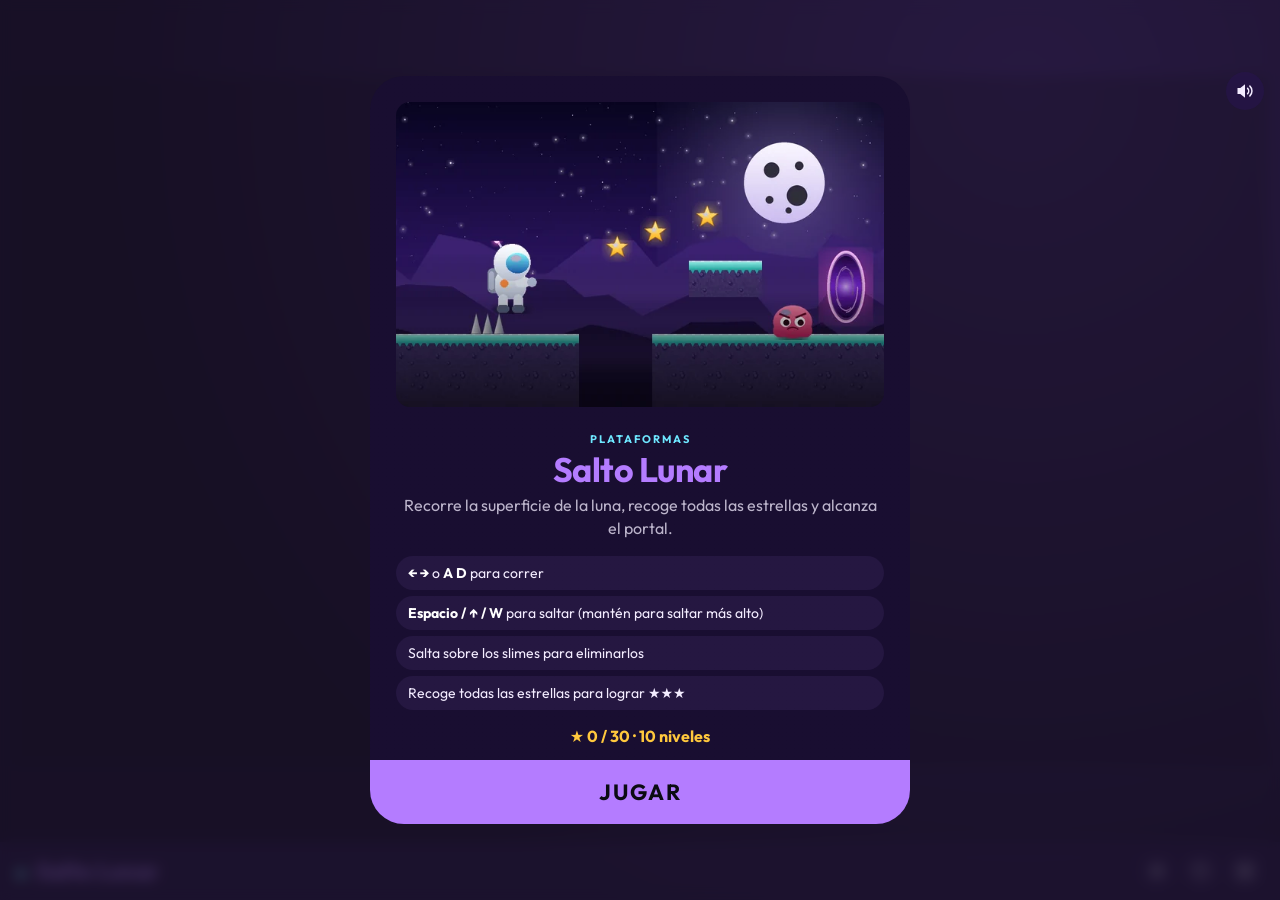
<file: games/lunar.html>
<!doctype html>
<html lang="es">
<head>
<meta charset="utf-8">
<meta name="viewport" content="width=device-width,initial-scale=1">
<title>Salto Lunar</title>
<link rel="preconnect" href="https://fonts.googleapis.com"><link rel="preconnect" href="https://fonts.gstatic.com" crossorigin>
<link href="https://fonts.googleapis.com/css2?family=Outfit:wght@400;600;700;800&display=swap" rel="stylesheet">
<link rel="stylesheet" href="../shared/style.css"><link rel="stylesheet" href="../shared/game-themes.css">
</head>
<body>
<div id="app"></div>
<script src="../shared/engine.js"></script>
<script>
'use strict';
const TS = 48, ROWS = 11, VW = 960, VH = ROWS * TS;
const A = '../assets/lunar/';
/* Diseño de niveles: g = suelo [x0,x1,filaSuperior], p = plataforma [x0,x1,fila], m = plataforma móvil [x,fila,ancho,recorrido],
   s = pinchos (columnas), e = enemigos (columnas), c = puntos de control, k = gemas [x0,x1,fila], start / exit = columna */
const LEVELS = [
  { name: 'Primeros pasos', w: 60, g: [[0, 13, 9], [16, 36, 9], [39, 59, 9]], p: [[20, 23, 7]], s: [33], e: [28], c: [],
    k: [[5, 8, 8], [14, 15, 7], [21, 22, 5], [29, 31, 7], [37, 38, 7], [44, 48, 8], [52, 53, 7]], start: 2, exit: 56 },
  { name: 'Escalones de cuarzo', w: 72, g: [[0, 10, 9], [11, 18, 8], [19, 24, 7], [27, 34, 7], [35, 40, 9], [44, 52, 9], [53, 60, 8], [61, 71, 9]],
    p: [[46, 49, 7]], s: [37, 38], e: [30, 50, 65], c: [],
    k: [[13, 15, 7], [20, 22, 6], [25, 26, 5], [31, 33, 6], [41, 43, 7], [47, 48, 5], [55, 57, 7], [64, 66, 7]], start: 2, exit: 68 },
  { name: 'Plataformas flotantes', w: 80, g: [[0, 14, 9], [22, 34, 8], [38, 46, 9], [52, 60, 7], [61, 79, 9]], p: [[48, 49, 8]],
    m: [[15, 8, 3, 4]], s: [56, 57], e: [28, 41, 66, 72], c: [38],
    k: [[8, 10, 8], [16, 19, 6], [24, 26, 7], [36, 37, 6], [48, 49, 6], [53, 55, 5], [63, 65, 8], [70, 74, 7]], start: 2, exit: 76 },
  { name: 'Campo de pinchos', w: 90, g: [[0, 25, 9], [28, 40, 8], [43, 50, 9], [60, 89, 9]], p: [[17, 20, 7], [70, 73, 7]],
    m: [[51, 8, 3, 5]], s: [10, 11, 12, 22, 23, 66, 67], e: [31, 38, 75, 81], c: [34],
    k: [[10, 12, 6], [17, 20, 5], [22, 23, 6], [30, 32, 7], [44, 46, 8], [52, 57, 6], [66, 67, 6], [70, 73, 5], [84, 86, 8]], start: 2, exit: 86 },
  { name: 'Escalera al cielo', w: 96, g: [[0, 15, 9], [30, 45, 9], [48, 55, 8], [58, 64, 7], [67, 75, 9], [83, 95, 9]],
    p: [[17, 19, 7], [21, 23, 5], [25, 28, 3]], m: [[76, 8, 3, 4]], s: [70], e: [35, 41, 87], c: [32],
    k: [[17, 19, 6], [21, 23, 4], [25, 28, 2], [36, 38, 8], [49, 51, 7], [59, 62, 5], [77, 80, 6], [88, 90, 8]], start: 2, exit: 92 },
  { name: 'Puentes errantes', w: 100, g: [[0, 12, 9], [21, 30, 8], [41, 52, 7], [53, 70, 9], [73, 80, 8], [83, 99, 9]],
    p: [[62, 64, 7]], m: [[13, 8, 2, 4], [31, 7, 2, 5]], s: [60, 61, 90], e: [45, 50, 66, 68, 93], c: [55],
    k: [[14, 18, 6], [24, 27, 7], [32, 37, 5], [43, 45, 6], [62, 64, 5], [75, 78, 6], [86, 88, 8]], start: 2, exit: 96 },
  { name: 'Las torres', w: 110, g: [[0, 10, 9], [29, 40, 8], [41, 48, 6], [49, 60, 9], [69, 80, 8], [83, 95, 9], [96, 109, 7]],
    p: [[12, 13, 7], [15, 16, 5], [18, 22, 5], [24, 26, 6], [74, 76, 6]], m: [[61, 8, 3, 5]], s: [35, 52, 53, 54, 88, 89], e: [33, 37, 71, 79, 92], c: [50, 84],
    k: [[12, 13, 6], [15, 16, 4], [18, 22, 4], [24, 26, 5], [42, 46, 5], [56, 58, 8], [62, 66, 6], [74, 76, 5], [98, 102, 6]], start: 2, exit: 106 },
  { name: 'Patrulla lunar', w: 120, g: [[0, 20, 9], [23, 40, 9], [50, 62, 8], [63, 70, 6], [73, 85, 8], [88, 100, 9], [103, 119, 9]],
    p: [[28, 31, 7], [77, 80, 6]], m: [[41, 9, 3, 6]], s: [11, 33, 75, 94, 95, 96], e: [8, 14, 27, 36, 76, 82, 108, 112], c: [24, 90],
    k: [[10, 12, 6], [28, 31, 5], [42, 47, 7], [55, 57, 7], [64, 67, 5], [77, 80, 5], [94, 96, 6], [106, 110, 8]], start: 2, exit: 116 },
  { name: 'El abismo', w: 130, g: [[0, 8, 9], [18, 24, 8], [35, 42, 7], [43, 50, 9], [61, 70, 8], [80, 90, 6], [91, 100, 9], [111, 129, 9]],
    m: [[9, 8, 3, 5], [25, 7, 2, 6], [51, 8, 2, 6], [71, 6, 3, 5], [101, 8, 3, 6]], s: [46, 84, 118], e: [39, 64, 68, 97, 116, 121], c: [44, 93],
    k: [[10, 15, 6], [20, 22, 7], [26, 32, 5], [37, 40, 6], [52, 58, 6], [62, 66, 7], [72, 78, 4], [82, 88, 4], [102, 108, 6], [113, 117, 8]], start: 2, exit: 126 },
  { name: 'Ascenso final', w: 140, g: [[0, 12, 9], [30, 44, 8], [54, 60, 6], [61, 72, 9], [82, 92, 7], [102, 115, 9], [127, 139, 9]],
    p: [[14, 16, 7], [18, 20, 5], [22, 24, 3], [26, 28, 5], [94, 96, 5], [98, 100, 3]], m: [[45, 7, 2, 6], [73, 8, 3, 6], [116, 8, 3, 7]],
    s: [6, 36, 64, 65, 66, 105, 110], e: [33, 38, 42, 69, 85, 90, 107, 113], c: [31, 83],
    k: [[14, 16, 6], [18, 20, 4], [22, 24, 2], [26, 28, 4], [34, 35, 6], [46, 52, 5], [55, 59, 4], [74, 80, 6], [86, 88, 5], [94, 96, 4], [98, 100, 2], [117, 124, 6], [130, 134, 8]], start: 2, exit: 136 }
];

let L = null; // estado del nivel
const P = new Engine.Particles();
const G = Engine.create({
  id: 'lunar', title: 'Salto Lunar', genre: 'Plataformas', accent: '#b47cff',
  tagline: 'Recorre la superficie de la luna, recoge todas las estrellas y alcanza el portal.',
  help: ['<b>← →</b> o <b>A D</b> para correr', '<b>Espacio / ↑ / W</b> para saltar (mantén para saltar más alto)', 'Salta sobre los slimes para eliminarlos', 'Recoge todas las estrellas para lograr ★★★'],
  levels: LEVELS.length, maxScale: 1.4,
  assets: { bg: A + 'bg.webp', top: A + 'ground.webp', dirt: A + 'dirt.webp', player: A + 'player.webp', gem: A + 'gem.webp', spike: A + 'spike.webp', enemy: A + 'enemy.webp', portal: A + 'portal.webp' },
  onLevel: load,
  onReady(g) {
    g.canvas(VW, VH);
    g.loop(update, render);
    g.touch([{ label: '◀', code: 'ArrowLeft' }, { label: '▶', code: 'ArrowRight' }], [{ label: '⤒', code: 'Space' }]);
  }
});

function load(n) {
  const d = LEVELS[n - 1];
  const grid = Array.from({ length: ROWS }, () => new Array(d.w).fill(' '));
  for (const [a, b, t] of d.g) for (let x = a; x <= b; x++) for (let y = t; y < ROWS; y++) grid[y][x] = '#';
  for (const [a, b, r] of d.p || []) for (let x = a; x <= b; x++) grid[r][x] = '=';
  const surf = x => { for (let y = 0; y < ROWS; y++) if (grid[y][x] !== ' ') return y - 1; return ROWS - 1; };
  L = {
    d, grid, w: d.w, t: 0, cam: 0, lives: 3, score: 0, got: 0,
    gems: [], enemies: [], spikes: [], movers: [], checkpoint: null, cps: [],
  };
  for (const x of d.s || []) { const y = surf(x); grid[y][x] = '^'; L.spikes.push({ x: x * TS + 6, y: y * TS + 24, w: 36, h: 24 }); }
  for (const x of d.e || []) L.enemies.push({ x: x * TS + 6, y: (surf(x) + 1) * TS - 32, w: 36, h: 32, vx: -60, alive: true, squash: 0 });
  for (const [a, b, r] of d.k) for (let x = a; x <= b; x++) L.gems.push({ x: x * TS + 24, y: r * TS + 24, got: false, ph: x * .7 });
  for (const [x, r, wd, rng] of d.m || []) L.movers.push({ x0: x * TS, x: x * TS, y: r * TS, w: wd * TS, h: 20, range: rng * TS, t: 0, dx: 0 });
  for (const x of d.c || []) L.cps.push({ x: x * TS + 24, y: (surf(x) + 1) * TS, on: false });
  L.exit = { x: d.exit * TS, y: (surf(d.exit) + 1) * TS - 96, w: 48, h: 96 };
  L.spawn = { x: d.start * TS + 11, y: (surf(d.start) + 1) * TS - 40 };
  L.total = L.gems.length;
  spawn();
  P.clear();
  hud();
  G.toast(`Nivel ${n}: ${d.name}`);
}
function spawn() {
  const s = L.checkpoint || L.spawn;
  L.pl = { x: s.x, y: s.y, w: 26, h: 40, vx: 0, vy: 0, on: false, coyote: 0, buf: 0, face: 1, inv: 1.2, run: 0, land: 0, ride: null };
}
function hud() { G.hud({ Nivel: `${G.level}/${LEVELS.length}`, Estrellas: `${L.got}/${L.total}`, Vidas: '♥'.repeat(L.lives) || '—', Puntos: L.score }); }

const solidAt = (tx, ty) => {
  if (tx < 0 || tx >= L.w) return true;
  if (ty < 0 || ty >= ROWS) return false;
  const c = L.grid[ty][tx]; return c === '#' || c === '=';
};
function collide(o, axis) {
  const x0 = Math.floor(o.x / TS), x1 = Math.floor((o.x + o.w - .01) / TS);
  const y0 = Math.floor(o.y / TS), y1 = Math.floor((o.y + o.h - .01) / TS);
  for (let ty = y0; ty <= y1; ty++) for (let tx = x0; tx <= x1; tx++) {
    if (!solidAt(tx, ty)) continue;
    if (axis === 'x') {
      if (o.vx > 0) o.x = tx * TS - o.w; else if (o.vx < 0) o.x = (tx + 1) * TS;
      o.vx = 0; return true;
    } else {
      if (o.vy > 0) { o.y = ty * TS - o.h; o.vy = 0; return 'down'; }
      if (o.vy < 0) { o.y = (ty + 1) * TS; o.vy = 0; return 'up'; }
    }
  }
  return false;
}
const hit = (a, b) => a.x < b.x + b.w && a.x + a.w > b.x && a.y < b.y + b.h && a.y + a.h > b.y;

function hurt() {
  const p = L.pl; if (p.inv > 0) return;
  L.lives--; G.sfx('hit');
  P.burst(p.x + 13, p.y + 20, 24, { color: ['#ffffff', '#b47cff', '#7ff9ff'], speed: 320 });
  hud();
  if (L.lives <= 0) { G.lose('Te quedaste sin vidas', [['Estrellas', `${L.got}/${L.total}`], ['Puntos', L.score]]); return; }
  spawn();
}

function update(dt) {
  L.t += dt;
  const k = G.keys, p = L.pl;
  for (const m of L.movers) { m.t += dt; const nx = m.x0 + (Math.sin(m.t * 1.1 - Math.PI / 2) + 1) / 2 * m.range; m.dx = nx - m.x; m.x = nx; }
  const left = k.ArrowLeft || k.KeyA, right = k.ArrowRight || k.KeyD;
  const jumpHeld = k.Space || k.ArrowUp || k.KeyW;
  if (jumpHeld && !L.jumpWas) p.buf = .12;
  L.jumpWas = jumpHeld;
  const dir = (right ? 1 : 0) - (left ? 1 : 0);
  const acc = p.on ? 2600 : 1700, max = 290;
  if (dir) { p.vx += dir * acc * dt; p.face = dir; } else { const f = (p.on ? 2600 : 600) * dt; p.vx = Math.abs(p.vx) <= f ? 0 : p.vx - Math.sign(p.vx) * f; }
  p.vx = Engine.clamp(p.vx, -max, max);
  p.coyote = p.on ? .1 : p.coyote - dt; p.buf -= dt;
  if (p.buf > 0 && p.coyote > 0) { p.vy = -840; p.buf = 0; p.coyote = 0; p.on = false; p.ride = null; G.sfx('jump'); P.burst(p.x + 13, p.y + 40, 8, { color: '#d6fffb', speed: 120, life: .4, size: 3 }); }
  if (!jumpHeld && p.vy < -320) p.vy = -320;
  p.vy = Math.min(p.vy + 2300 * dt, 900);
  if (p.ride) p.x += p.ride.dx;
  p.x += p.vx * dt; collide(p, 'x');
  const wasOn = p.on; p.on = false; p.ride = null;
  const prevBottom = p.y + p.h;
  p.y += p.vy * dt;
  if (collide(p, 'y') === 'down') p.on = true;
  for (const m of L.movers) {
    if (p.vy >= 0 && prevBottom <= m.y + 2 && p.y + p.h >= m.y && p.x + p.w > m.x && p.x < m.x + m.w) { p.y = m.y - p.h; p.vy = 0; p.on = true; p.ride = m; }
  }
  if (p.on && !wasOn) { p.land = .15; P.burst(p.x + 13, p.y + 40, 6, { color: '#d6fffb', speed: 90, life: .35, size: 3, angle: -Math.PI / 2, spread: 3 }); }
  p.land = Math.max(0, p.land - dt); p.inv = Math.max(0, p.inv - dt);
  p.run += Math.abs(p.vx) * dt * .05;
  if (p.y > VH + 60) { L.lives--; G.sfx('hit'); hud(); if (L.lives <= 0) { G.lose('Caíste al vacío', [['Estrellas', `${L.got}/${L.total}`]]); return; } spawn(); return; }

  for (const g of L.gems) if (!g.got && Math.abs(g.x - (p.x + 13)) < 26 && Math.abs(g.y - (p.y + 20)) < 32) {
    g.got = true; L.got++; L.score += 100; G.sfx('coin'); hud();
    P.burst(g.x, g.y, 12, { color: ['#fff6b0', '#ffd84d'], speed: 160, life: .5, size: 3 });
  }
  for (const s of L.spikes) if (hit(p, s)) { hurt(); return; }
  for (const e of L.enemies) {
    if (!e.alive) { e.squash += dt; continue; }
    e.x += e.vx * dt;
    const ahead = e.vx > 0 ? e.x + e.w + 2 : e.x - 2;
    const tx = Math.floor(ahead / TS), ty = Math.floor((e.y + e.h - 2) / TS);
    if (solidAt(tx, ty) || !solidAt(tx, ty + 1) || L.grid[ty]?.[tx] === '^') e.vx = -e.vx;
    if (hit(p, e)) {
      if (p.vy > 0 && p.y + p.h - e.y < 22) {
        e.alive = false; p.vy = -560; L.score += 200; G.sfx('pop'); hud();
        P.burst(e.x + 18, e.y + 16, 18, { color: ['#ff8ab0', '#ffffff'], speed: 240 });
        P.text(e.x + 18, e.y - 6, '+200', { color: '#ff8ab0', size: 18 });
      } else { hurt(); return; }
    }
  }
  for (const c of L.cps) if (!c.on && Math.abs(c.x - (p.x + 13)) < 30 && Math.abs(c.y - (p.y + 40)) < 50) {
    c.on = true; L.checkpoint = { x: c.x - 13, y: c.y - 40 }; G.sfx('power'); G.toast('Punto de control');
    P.burst(c.x, c.y - 40, 20, { color: ['#3dff9a', '#ffffff'], speed: 200 });
  }
  if (hit(p, { x: L.exit.x + 10, y: L.exit.y + 10, w: 28, h: 80 })) {
    const ratio = L.got / L.total;
    const stars = ratio >= 1 ? 3 : ratio >= .6 ? 2 : 1;
    L.score += L.lives * 300;
    P.burst(L.exit.x + 24, L.exit.y + 48, 40, { color: ['#ff4fd8', '#ffffff', '#7ff9ff'], speed: 300 });
    G.win(stars, [['Estrellas', `${L.got}/${L.total}`], ['Vidas', L.lives], ['Tiempo', L.t.toFixed(1) + ' s'], ['Puntos', L.score]], L.score);
  }
  P.update(dt);
  const target = Engine.clamp(p.x - VW * .4, 0, L.w * TS - VW);
  L.cam += (target - L.cam) * Math.min(1, dt * 8);
}

function render() {
  const ctx = G.ctx, a = G.assets; if (!L || !ctx) return;
  const t = performance.now() / 1000;
  const bw = VH * a.bg.width / a.bg.height;
  const off = -((L.cam * .25) % bw);
  for (let x = off; x < VW; x += bw) ctx.drawImage(a.bg, x, 0, bw + 1, VH);
  ctx.save();
  ctx.translate(-Math.round(L.cam), 0);
  const c0 = Math.max(0, Math.floor(L.cam / TS) - 1), c1 = Math.min(L.w - 1, c0 + 22);
  for (let y = 0; y < ROWS; y++) for (let x = c0; x <= c1; x++) {
    const c = L.grid[y][x];
    if (c === '#') ctx.drawImage(y > 0 && (L.grid[y - 1][x] === '#' || L.grid[y - 1][x] === '=') ? a.dirt : a.top, x * TS, y * TS, TS, TS);
    else if (c === '=') ctx.drawImage(a.top, 0, 0, a.top.width, a.top.height / 2, x * TS, y * TS, TS, TS / 2);
    else if (c === '^') ctx.drawImage(a.spike, x * TS, y * TS, TS, TS);
  }
  for (const m of L.movers) {
    for (let x = 0; x < m.w; x += TS) ctx.drawImage(a.top, 0, 0, a.top.width, a.top.height * .42, m.x + x, m.y, TS, 20);
    ctx.fillStyle = 'rgba(127,249,255,.35)'; ctx.fillRect(m.x + 4, m.y + 20, m.w - 8, 3);
  }
  for (const c of L.cps) {
    ctx.fillStyle = '#c9d2e6'; ctx.fillRect(c.x - 2, c.y - 70, 4, 70);
    ctx.fillStyle = c.on ? '#3dff9a' : '#6b6f86';
    ctx.beginPath(); ctx.moveTo(c.x + 2, c.y - 70); ctx.lineTo(c.x + 30, c.y - 60); ctx.lineTo(c.x + 2, c.y - 50); ctx.fill();
    if (c.on) { ctx.shadowColor = '#3dff9a'; ctx.shadowBlur = 16; ctx.fill(); ctx.shadowBlur = 0; }
  }
  const ex = L.exit, pul = 1 + Math.sin(t * 4) * .04;
  ctx.save(); ctx.translate(ex.x + 24, ex.y + 48); ctx.scale(pul, pul); ctx.drawImage(a.portal, -32, -48, 64, 96); ctx.restore();
  for (const g of L.gems) if (!g.got) {
    const s = 30 + Math.sin(t * 4 + g.ph) * 3;
    ctx.drawImage(a.gem, g.x - s / 2, g.y - s / 2 + Math.sin(t * 2 + g.ph) * 3, s, s);
  }
  for (const e of L.enemies) {
    if (!e.alive) { if (e.squash < .4) { ctx.globalAlpha = 1 - e.squash / .4; ctx.drawImage(a.enemy, e.x - 6, e.y + 20, 48, 16); ctx.globalAlpha = 1; } continue; }
    const sq = 1 + Math.sin(t * 10 + e.x) * .06;
    ctx.save(); ctx.translate(e.x + 18, e.y + 32); ctx.scale((e.vx > 0 ? -1 : 1) * (2 - sq), sq);
    ctx.drawImage(a.enemy, -24, -44, 48, 48); ctx.restore();
  }
  const p = L.pl;
  if (!(p.inv > 0 && Math.floor(t * 16) % 2)) {
    let sx = 1, sy = 1;
    if (!p.on) { sx = .9; sy = 1.1; } else if (p.land > 0) { sx = 1.2; sy = .82; }
    const bob = p.on && Math.abs(p.vx) > 20 ? Math.abs(Math.sin(p.run * 3)) * -3 : 0;
    ctx.save(); ctx.translate(p.x + 13, p.y + 40 + bob); ctx.scale(p.face * sx, sy);
    ctx.drawImage(a.player, -24, -46, 48, 48); ctx.restore();
  }
  P.draw(ctx);
  ctx.restore();
}
</script>
</body>
</html>
</file>
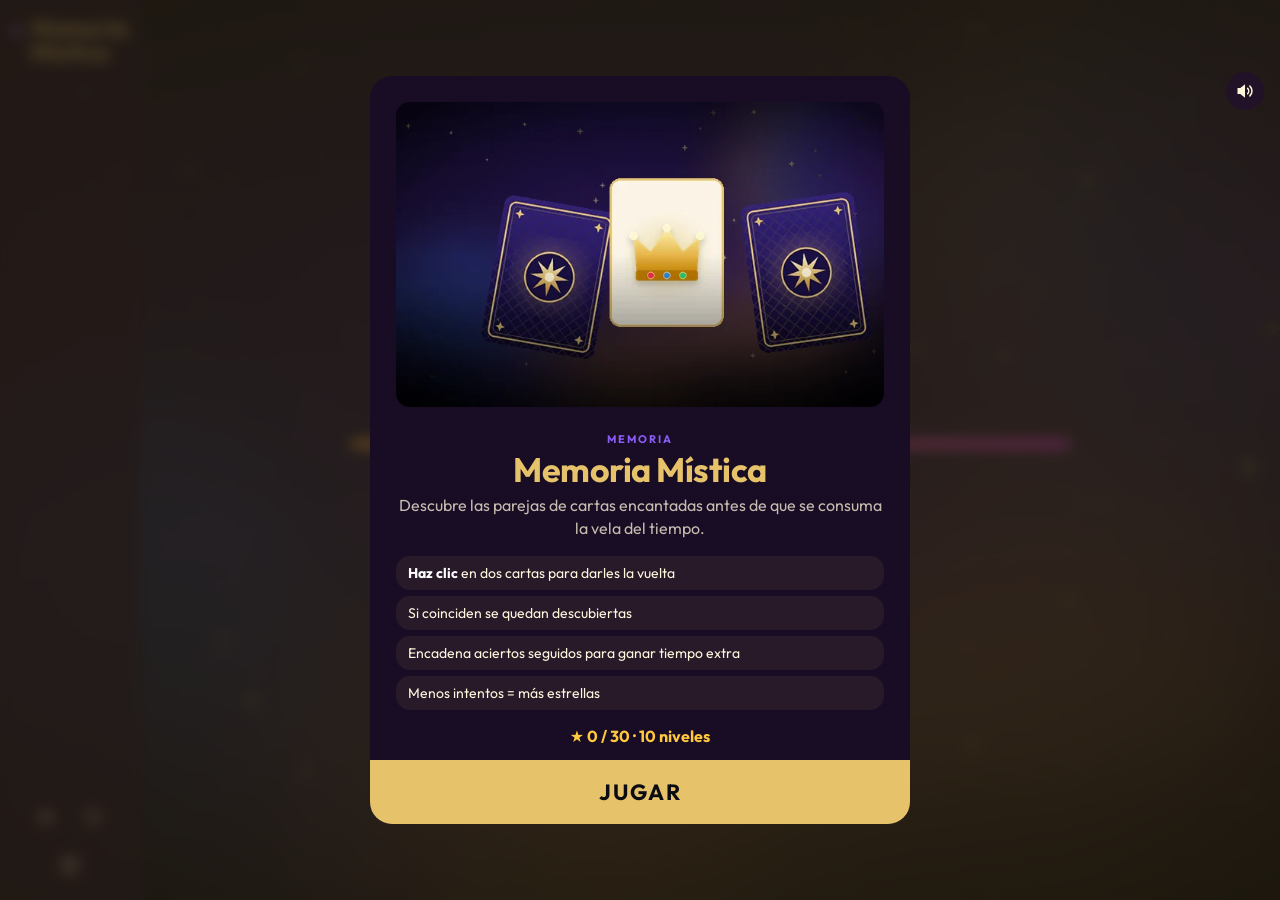
<file: games/memoria.html>
<!doctype html>
<html lang="es">
<head>
<meta charset="utf-8">
<meta name="viewport" content="width=device-width,initial-scale=1">
<title>Memoria Mística</title>
<link rel="preconnect" href="https://fonts.googleapis.com"><link rel="preconnect" href="https://fonts.gstatic.com" crossorigin>
<link href="https://fonts.googleapis.com/css2?family=Outfit:wght@400;600;700;800&display=swap" rel="stylesheet">
<link rel="stylesheet" href="../shared/style.css"><link rel="stylesheet" href="../shared/game-themes.css">
<style>
.board{display:grid;gap:12px;perspective:1200px}
.card{position:relative;cursor:pointer;transition:transform .2s}
.card:hover{transform:translateY(-4px)}
.inner{position:absolute;inset:0;transition:transform .5s cubic-bezier(.3,1.4,.5,1);transform-style:preserve-3d}
.card.up .inner{transform:rotateY(180deg)}
.face{position:absolute;inset:0;border-radius:14px;backface-visibility:hidden;-webkit-backface-visibility:hidden;box-shadow:0 10px 24px rgba(0,0,0,.45)}
.cback{background:url(../assets/memoria/back.webp) center/cover}
.front{transform:rotateY(180deg);background:linear-gradient(160deg,#fffaf0,#efe2c4);border:3px solid #e6c36a;display:grid;place-items:center}
.front img{width:78%;height:78%;object-fit:contain;filter:drop-shadow(0 4px 6px rgba(0,0,0,.2))}
.card.ok .front{border-color:#3dff9a;box-shadow:0 0 0 3px rgba(61,255,154,.35),0 0 30px rgba(61,255,154,.5)}
.card.ok{animation:yay .5s ease}
.card.bad .front{border-color:#ff4f6d}
.card.bad{animation:shake .4s ease}
@keyframes yay{50%{transform:scale(1.08)}}
@keyframes shake{25%{transform:translateX(-6px)}75%{transform:translateX(6px)}}
.timer{width:min(720px,92vw);height:10px;border-radius:6px;background:rgba(255,255,255,.1);overflow:hidden}
.timer i{display:block;height:100%;background:linear-gradient(90deg,#ffb347,#ff3df0);transition:width .25s linear}
.timer.low i{background:linear-gradient(90deg,#ff4f6d,#ff9f1c)}
</style>
</head>
<body>
<div id="app"></div>
<script src="../shared/engine.js"></script>
<script>
'use strict';
const A = '../assets/memoria/';
const ICONS = ['sun', 'moon', 'star', 'heart', 'leaf', 'drop', 'flame', 'bolt', 'crown', 'gem', 'key', 'mushroom'];
const LV = [
  { pairs: 3, time: 40, peek: 2 }, { pairs: 4, time: 45, peek: 2 }, { pairs: 6, time: 60, peek: 1.6 }, { pairs: 6, time: 50, peek: 1.2 },
  { pairs: 8, time: 75, peek: 1.2 }, { pairs: 8, time: 62, peek: 0 }, { pairs: 10, time: 90, peek: 0 }, { pairs: 10, time: 78, peek: 0 },
  { pairs: 12, time: 105, peek: 0 }, { pairs: 12, time: 90, peek: 0 }
];
let S = null, board, timer;

const G = Engine.create({
  id: 'memoria', title: 'Memoria Mística', genre: 'Memoria', accent: '#e6c36a',
  tagline: 'Descubre las parejas de cartas encantadas antes de que se consuma la vela del tiempo.',
  help: ['<b>Haz clic</b> en dos cartas para darles la vuelta', 'Si coinciden se quedan descubiertas', 'Encadena aciertos seguidos para ganar tiempo extra', 'Menos intentos = más estrellas'],
  levels: LV.length, background: A + 'bg.webp',
  assets: Object.fromEntries(ICONS.map(k => [k, A + k + '.webp'])),
  onLevel: load,
  onPause(p) { if (S) S.running = !p; },
  onReady(g) {
    timer = document.createElement('div'); timer.className = 'timer'; timer.innerHTML = '<i></i>';
    board = document.createElement('div'); board.className = 'board';
    g.stage.append(timer, board);
    addEventListener('resize', layout);
    g.loop(update, () => {});
  }
});

function load(n) {
  const cfg = LV[n - 1];
  const icons = ICONS.slice().sort(() => Math.random() - .5).slice(0, cfg.pairs);
  const deck = [...icons, ...icons].sort(() => Math.random() - .5);
  S = { cfg, deck, open: [], found: 0, tries: 0, time: cfg.time, streak: 0, lock: true, running: true, best: 0 };
  board.innerHTML = '';
  deck.forEach((k, i) => {
    const c = document.createElement('div'); c.className = 'card';
    c.innerHTML = `<div class="inner"><div class="face cback"></div><div class="face front"><img src="${A}${k}.webp" alt=""></div></div>`;
    c.onclick = () => flip(i, c);
    board.append(c);
  });
  layout();
  hud();
  timer.firstChild.style.width = '100%'; timer.classList.remove('low');
  if (cfg.peek) {
    const my = S; S.peeking = true;
    setTimeout(() => { if (S === my) board.querySelectorAll('.card').forEach(c => c.classList.add('up')); }, 250);
    setTimeout(() => { if (S !== my) return; board.querySelectorAll('.card').forEach(c => c.classList.remove('up')); S.lock = false; S.peeking = false; }, 450 + cfg.peek * 1000);
  } else S.lock = false;
}
function layout() {
  if (!S) return;
  const n = S.deck.length;
  const r = G.stage.getBoundingClientRect();
  const aw = r.width - 40, ah = r.height - 70;
  let best = null;
  for (let cols = 2; cols <= n; cols++) {
    const rows = Math.ceil(n / cols); if (cols * rows - n >= cols) continue;
    const cw = Math.min((aw - (cols - 1) * 12) / cols, ((ah - (rows - 1) * 12) / rows) / 1.3);
    if (!best || cw > best.cw) best = { cols, cw };
  }
  const cw = Math.min(150, best.cw);
  board.style.gridTemplateColumns = `repeat(${best.cols}, ${cw}px)`;
  board.querySelectorAll('.card').forEach(c => { c.style.width = cw + 'px'; c.style.height = cw * 1.3 + 'px'; });
}
function hud() { G.hud({ Nivel: `${G.level}/${LV.length}`, Parejas: `${S.found}/${S.cfg.pairs}`, Intentos: S.tries, Tiempo: Math.ceil(S.time) + ' s' }); }
function flip(i, el) {
  if (!S || S.lock || G.paused || !G.playing || el.classList.contains('up')) return;
  el.classList.add('up'); G.sfx('swap');
  S.open.push({ i, el });
  if (S.open.length < 2) return;
  S.tries++; S.lock = true;
  const [a, b] = S.open, my = S;
  if (S.deck[a.i] === S.deck[b.i]) {
    setTimeout(() => {
      if (S !== my) return;
      a.el.classList.add('ok'); b.el.classList.add('ok');
      S.found++; S.streak++; S.best = Math.max(S.best, S.streak);
      G.sfx('coin');
      if (S.streak >= 2) { const bonus = S.streak; S.time = Math.min(S.cfg.time, S.time + bonus); G.toast(`¡Racha x${S.streak}! +${bonus} s`, 900); }
      S.open = []; S.lock = false; hud();
      if (S.found === S.cfg.pairs) {
        const p = S.cfg.pairs, eff = S.tries / p;
        const stars = eff <= 1.5 ? 3 : eff <= 2.2 ? 2 : 1;
        setTimeout(() => G.win(stars, [['Intentos', S.tries], ['Mínimo', p], ['Mejor racha', S.best], ['Tiempo restante', Math.ceil(S.time) + ' s']], Math.round(S.time * 10 + p * 100 - S.tries * 10)), 500);
      }
    }, 300);
  } else {
    S.streak = 0;
    setTimeout(() => { a.el.classList.add('bad'); b.el.classList.add('bad'); G.sfx('error'); }, 450);
    setTimeout(() => { if (S !== my) return; for (const o of [a, b]) o.el.classList.remove('up', 'bad'); S.open = []; S.lock = false; hud(); }, 1000);
  }
}
function update(dt) {
  if (!S || S.peeking || S.found === S.cfg.pairs) return;
  S.time -= dt;
  const f = Math.max(0, S.time / S.cfg.time);
  timer.firstChild.style.width = (f * 100) + '%';
  timer.classList.toggle('low', f < .25);
  if (Math.ceil(S.time) !== Math.ceil(S.time + dt)) { hud(); if (S.time < 10 && S.time > 0) G.sfx('tick'); }
  if (S.time <= 0) { S.time = 0; hud(); G.lose('¡Se acabó el tiempo!', [['Parejas', `${S.found}/${S.cfg.pairs}`], ['Intentos', S.tries]]); }
}
</script>
</body>
</html>
</file>
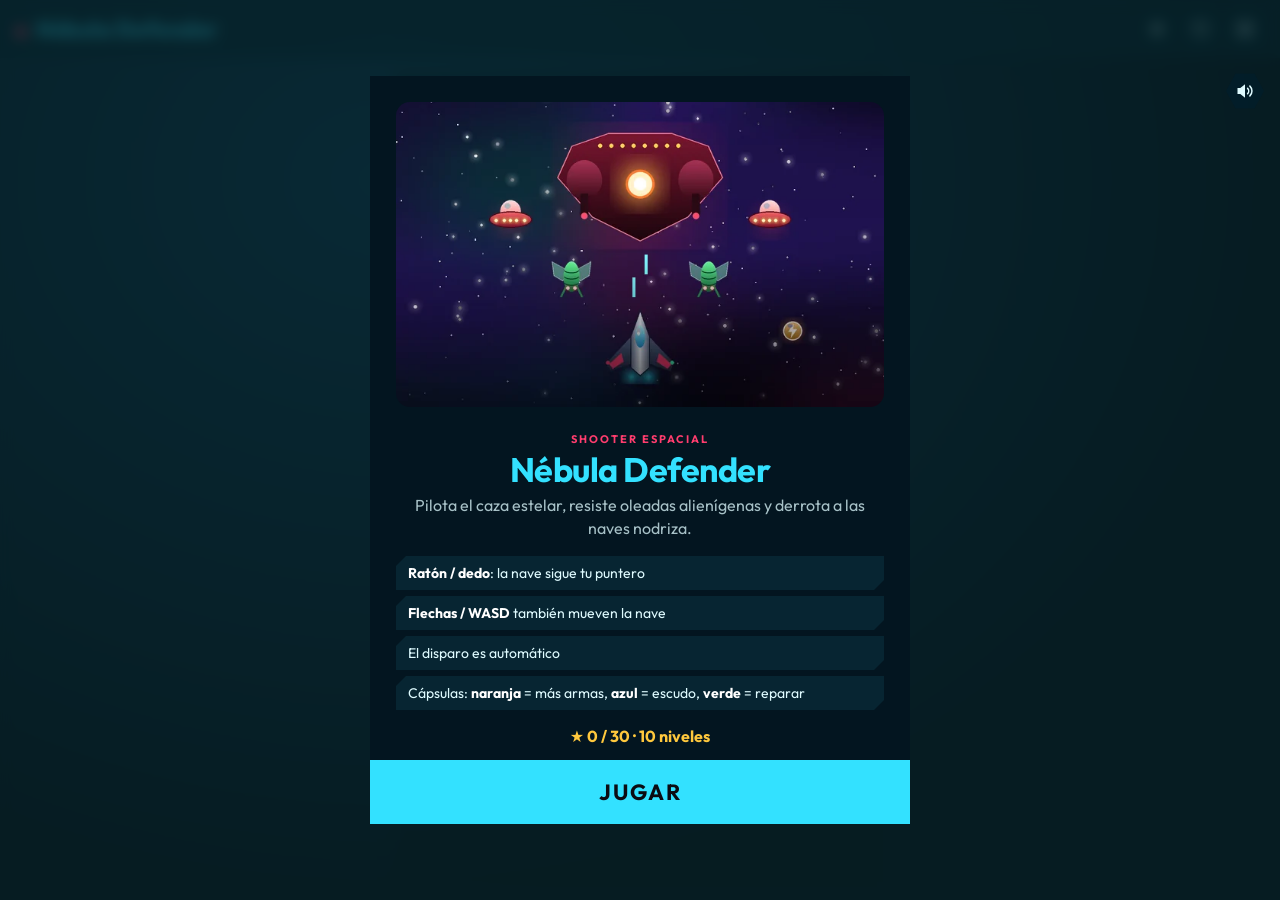
<file: games/nebula.html>
<!doctype html>
<html lang="es">
<head>
<meta charset="utf-8">
<meta name="viewport" content="width=device-width,initial-scale=1">
<title>Nébula Defender</title>
<link rel="preconnect" href="https://fonts.googleapis.com"><link rel="preconnect" href="https://fonts.gstatic.com" crossorigin>
<link href="https://fonts.googleapis.com/css2?family=Outfit:wght@400;600;700;800&display=swap" rel="stylesheet">
<link rel="stylesheet" href="../shared/style.css"><link rel="stylesheet" href="../shared/game-themes.css">
</head>
<body>
<div id="app"></div>
<script src="../shared/engine.js"></script>
<script>
'use strict';
const W = 540, H = 900, A = '../assets/nebula/';
const NLEV = 10;
const P = new Engine.Particles();
let S = null;

const G = Engine.create({
  id: 'nebula', title: 'Nébula Defender', genre: 'Shooter espacial', accent: '#33e1ff',
  tagline: 'Pilota el caza estelar, resiste oleadas alienígenas y derrota a las naves nodriza.',
  help: ['<b>Ratón / dedo</b>: la nave sigue tu puntero', '<b>Flechas / WASD</b> también mueven la nave', 'El disparo es automático', 'Cápsulas: <b>naranja</b> = más armas, <b>azul</b> = escudo, <b>verde</b> = reparar'],
  levels: NLEV, maxScale: 1.2,
  assets: { bg: A + 'bg.webp', ship: A + 'ship.webp', a: A + 'enemy_a.webp', b: A + 'enemy_b.webp', c: A + 'enemy_c.webp', boss: A + 'boss.webp',
    pw: A + 'p_weapon.webp', ps: A + 'p_shield.webp', ph: A + 'p_heal.webp' },
  onLevel: load,
  onReady(g) {
    g.canvas(W, H); g.loop(update, render);
    const mv = e => { if (!S) return; const p = g.pos(e); S.target = { x: p.x, y: p.y - (e.pointerType === 'touch' ? 70 : 0) }; };
    g.cv.addEventListener('pointermove', mv);
    g.cv.addEventListener('pointerdown', mv);
    g.cv.addEventListener('pointerleave', () => { if (S) S.target = null; });
  }
});

const TYPES = {
  a: { hp: 2, r: 20, score: 100, img: 'a' },
  b: { hp: 1, r: 18, score: 120, img: 'b' },
  c: { hp: 8, r: 28, score: 400, img: 'c' }
};

function load(n) {
  const rnd = Engine.rng(n * 7919);
  const waves = [];
  const count = 4 + n;
  for (let i = 0; i < count; i++) {
    const pool = ['line', 'snake'];
    if (n >= 2) pool.push('dive');
    if (n >= 3) pool.push('heavy');
    if (n >= 6) pool.push('mixed');
    waves.push(pool[(rnd() * pool.length) | 0]);
  }
  S = {
    n, rnd, waves, wave: -1, delay: 1.5, enemies: [], shots: [], foes: [], items: [], t: 0, score: 0,
    ship: { x: W / 2, y: H - 120, hp: 5, inv: 2, weapon: 1, shield: 0, fire: 0 },
    target: null, boss: null, bossDone: !(n % 5 === 0 || n === NLEV), shake: 0, scroll: 0, kills: 0, spawned: 0, hits: 0
  };
  P.clear(); hud();
  G.toast(n % 5 === 0 ? `Sector ${n}: ¡Se detecta una nave nodriza!` : `Sector ${n}`);
}
function hud() {
  G.hud({ Sector: `${S.n}/${NLEV}`, Oleada: `${Math.max(0, Math.min(S.wave + 1, S.waves.length))}/${S.waves.length}`, Casco: '▮'.repeat(S.ship.hp) + '▯'.repeat(Math.max(0, 5 - S.ship.hp)), Puntos: S.score });
}
const speedK = () => 1 + (S.n - 1) * .08;

function spawnWave(kind) {
  const n = S.n, k = speedK();
  const add = (type, x, y, beh, o = {}) => { const T = TYPES[type]; S.enemies.push({ type, x, y, hp: T.hp + (type === 'c' ? Math.floor(n / 3) : 0), r: T.r, beh, t: 0, fire: 1 + S.rnd() * 2, flash: 0, ...o }); S.spawned++; };
  if (kind === 'line') {
    const c = 5 + Math.min(3, n >> 1);
    for (let i = 0; i < c; i++) add('a', 60 + i * (W - 120) / (c - 1), -40 - i * 30, 'hover', { ty: 110 + (i % 2) * 60, bx: 60 + i * (W - 120) / (c - 1) });
  } else if (kind === 'snake') {
    const side = S.rnd() < .5 ? 1 : -1;
    for (let i = 0; i < 8; i++) add('a', W / 2, -40 - i * 55, 'sine', { bx: W / 2 + side * 60, amp: 170, vy: 120 * k });
  } else if (kind === 'dive') {
    const c = 5 + Math.min(4, n >> 1);
    for (let i = 0; i < c; i++) add('b', 50 + S.rnd() * (W - 100), -40 - i * 70, 'dive', { vy: 170 * k });
  } else if (kind === 'heavy') {
    const c = 1 + Math.min(2, Math.floor(n / 4));
    for (let i = 0; i < c; i++) add('c', (i + 1) * W / (c + 1), -60, 'heavy', { ty: 150 + i % 2 * 50, bx: (i + 1) * W / (c + 1) });
    for (let i = 0; i < 4; i++) add('b', 80 + i * 120, -200 - i * 50, 'dive', { vy: 160 * k });
  } else {
    add('c', W / 2, -60, 'heavy', { ty: 140, bx: W / 2 });
    for (let i = 0; i < 6; i++) add('a', 70 + i * 80, -100 - i * 30, 'hover', { ty: 230 + (i % 2) * 40, bx: 70 + i * 80 });
    for (let i = 0; i < 3; i++) add('b', 100 + i * 170, -400, 'dive', { vy: 190 * k });
  }
}
function spawnBoss() {
  const big = S.n === NLEV;
  S.boss = { x: W / 2, y: -120, hp: big ? 160 : 90, max: big ? 160 : 90, t: 0, phase: 0, fire: 1.5, flash: 0, big };
  G.toast('¡NAVE NODRIZA!'); G.sfx('power');
}
function enemyShot(x, y, ang, sp = 260, col = '#ff4f6d') { S.foes.push({ x, y, vx: Math.cos(ang) * sp, vy: Math.sin(ang) * sp, col, r: 6 }); }
function aim(x, y) { return Math.atan2(S.ship.y - y, S.ship.x - x); }

function damageShip() {
  const s = S.ship; if (s.inv > 0) return;
  if (s.shield > 0) { s.shield = 0; s.inv = 1; G.sfx('hit'); P.burst(s.x, s.y, 20, { color: '#36c5ff', speed: 260 }); return; }
  s.hp--; s.inv = 1.6; S.hits++; S.shake = .35; s.weapon = Math.max(1, s.weapon - 1);
  G.sfx('explode'); P.burst(s.x, s.y, 30, { color: ['#ffffff', '#33e1ff', '#ff9f1c'], speed: 300 });
  hud();
  if (s.hp <= 0) G.lose('Nave destruida', [['Sector', S.n], ['Puntos', S.score], ['Derribos', S.kills]]);
}
function killEnemy(e) {
  S.kills++; S.score += TYPES[e.type].score; hud();
  G.sfx(e.type === 'c' ? 'explode' : 'pop');
  P.burst(e.x, e.y, e.type === 'c' ? 36 : 18, { color: e.type === 'a' ? ['#ff6b6b', '#ffe14d'] : e.type === 'b' ? ['#6dff9d', '#ffffff'] : ['#ff4fd8', '#b04dff', '#fff'], speed: 260 });
  P.text(e.x, e.y, '+' + TYPES[e.type].score, { size: 16, color: '#fff' });
  const chance = e.type === 'c' ? .9 : .09;
  if (S.rnd() < chance) {
    const r = S.rnd(); const kind = r < .5 ? 'pw' : r < .75 ? 'ps' : 'ph';
    S.items.push({ x: e.x, y: e.y, kind, t: 0 });
  }
}

function update(dt) {
  S.t += dt; S.scroll += dt * 60; S.shake = Math.max(0, S.shake - dt);
  const s = S.ship, k = G.keys;
  // movimiento
  let mx = (k.ArrowRight || k.KeyD ? 1 : 0) - (k.ArrowLeft || k.KeyA ? 1 : 0);
  let my = (k.ArrowDown || k.KeyS ? 1 : 0) - (k.ArrowUp || k.KeyW ? 1 : 0);
  if (mx || my) { s.x += mx * 420 * dt; s.y += my * 420 * dt; S.target = null; }
  else if (S.target) { s.x += (S.target.x - s.x) * Math.min(1, dt * 12); s.y += (S.target.y - s.y) * Math.min(1, dt * 12); }
  s.x = Engine.clamp(s.x, 28, W - 28); s.y = Engine.clamp(s.y, 120, H - 40);
  s.inv = Math.max(0, s.inv - dt);
  // disparo automático
  s.fire -= dt;
  if (s.fire <= 0) {
    s.fire = .13;
    const b = (dx, ang = 0) => S.shots.push({ x: s.x + dx, y: s.y - 26, vx: Math.sin(ang) * 760, vy: -Math.cos(ang) * 760 });
    if (s.weapon === 1) b(0);
    else if (s.weapon === 2) { b(-9); b(9); }
    else { b(0); b(-12, -.16); b(12, .16); if (s.weapon >= 4) { b(-18, -.32); b(18, .32); } }
    G.sfx('shoot');
  }
  // oleadas
  if (S.enemies.length === 0 && !S.boss) {
    S.delay -= dt;
    if (S.delay <= 0) {
      if (S.wave + 1 < S.waves.length) { S.wave++; spawnWave(S.waves[S.wave]); S.delay = 1.4; hud(); }
      else if (!S.bossDone) { S.bossDone = true; spawnBoss(); }
      else if (!S.ending) {
        S.ending = true;
        setTimeout(() => {
          const stars = s.hp >= 4 ? 3 : s.hp >= 2 ? 2 : 1;
          S.score += s.hp * 500;
          G.win(stars, [['Casco restante', `${s.hp}/5`], ['Derribos', S.kills], ['Puntos', S.score]], S.score);
        }, 900);
      }
    }
  }
  // enemigos
  const k2 = speedK();
  for (const e of S.enemies) {
    e.t += dt; e.flash = Math.max(0, e.flash - dt);
    if (e.beh === 'hover') {
      if (e.y < e.ty) e.y += 200 * dt; else { e.x = e.bx + Math.sin(e.t * 1.6) * 40; e.y += Math.sin(e.t) * 10 * dt; }
      e.fire -= dt;
      if (e.fire <= 0 && e.y > 0) { e.fire = 2.6 / k2 + S.rnd() * 2; enemyShot(e.x, e.y + 14, aim(e.x, e.y), 230 * k2); }
    } else if (e.beh === 'sine') {
      e.y += e.vy * dt; e.x = e.bx + Math.sin(e.t * 2.2) * e.amp * (e.bx > W / 2 ? -1 : 1);
      e.fire -= dt;
      if (e.fire <= 0 && e.y > 40 && S.n > 2) { e.fire = 3 + S.rnd() * 2; enemyShot(e.x, e.y, Math.PI / 2, 220 * k2); }
    } else if (e.beh === 'dive') {
      e.y += e.vy * dt; if (e.y > 0) e.x += Math.sign(s.x - e.x) * Math.min(Math.abs(s.x - e.x), 90 * dt);
    } else if (e.beh === 'heavy') {
      if (e.y < e.ty) e.y += 90 * dt; else e.x = e.bx + Math.sin(e.t * .8) * 80;
      e.fire -= dt;
      if (e.fire <= 0 && e.y > 20) { e.fire = 2.2 / k2; const a0 = aim(e.x, e.y); for (let i = -2; i <= 2; i++) enemyShot(e.x, e.y + 20, a0 + i * .18, 210 * k2, '#ff4fd8'); }
    }
    if (Math.hypot(e.x - s.x, e.y - s.y) < e.r + 16) { e.hp = 0; e.dead = true; killEnemy(e); damageShip(); }
  }
  S.enemies = S.enemies.filter(e => !e.dead && e.y < H + 60);
  // jefe
  const B = S.boss;
  if (B) {
    B.t += dt; B.flash = Math.max(0, B.flash - dt);
    if (B.y < 150) B.y += 70 * dt;
    else {
      B.x = W / 2 + Math.sin(B.t * .7) * (W / 2 - 120);
      B.fire -= dt;
      if (B.fire <= 0) {
        B.phase = (B.phase + 1) % 3;
        const rage = B.hp < B.max / 2 ? 1.35 : 1;
        if (B.phase === 0) { for (let i = 0; i < 14; i++) enemyShot(B.x, B.y + 10, i / 14 * Math.PI * 2 + B.t, 190 * rage, '#ffb347'); B.fire = 1.6 / rage; }
        else if (B.phase === 1) { for (let i = 0; i < 5; i++) setTimeout(() => S.boss && enemyShot(S.boss.x, S.boss.y + 40, aim(S.boss.x, S.boss.y), 330 * rage), i * 110); B.fire = 1.4 / rage; }
        else { for (const dx of [-70, 70]) for (let i = -1; i <= 1; i++) enemyShot(B.x + dx, B.y + 50, Math.PI / 2 + i * .25, 240 * rage, '#ff4f6d'); B.fire = 1.2 / rage; }
        if (B.big && S.rnd() < .35) S.enemies.push({ type: 'b', x: B.x, y: B.y + 40, hp: 1, r: 18, beh: 'dive', t: 0, fire: 9, flash: 0, vy: 200 });
      }
    }
  }
  // disparos del jugador
  for (const b of S.shots) {
    b.x += b.vx * dt; b.y += b.vy * dt;
    for (const e of S.enemies) if (!e.dead && Math.abs(b.x - e.x) < e.r && Math.abs(b.y - e.y) < e.r) {
      b.dead = true; e.hp--; e.flash = .08;
      if (e.hp <= 0) { e.dead = true; killEnemy(e); } break;
    }
    if (!b.dead && B && B.y > 60 && Math.abs(b.x - B.x) < 95 && Math.abs(b.y - B.y) < 60) {
      b.dead = true; B.hp--; B.flash = .06; S.score += 10;
      P.burst(b.x, b.y, 3, { color: '#ffb347', speed: 120, life: .3, size: 2 });
      if (B.hp <= 0) {
        S.score += B.big ? 8000 : 4000; S.shake = .8; hud();
        for (let i = 0; i < 6; i++) setTimeout(() => { G.sfx('explode'); P.burst(B.x + (Math.random() - .5) * 160, B.y + (Math.random() - .5) * 100, 40, { color: ['#ffb347', '#ff4f6d', '#fff'], speed: 380 }); }, i * 140);
        S.boss = null; S.foes = []; S.delay = 1.5;
      }
    }
  }
  S.shots = S.shots.filter(b => !b.dead && b.y > -20 && b.x > -20 && b.x < W + 20);
  for (const f of S.foes) {
    f.x += f.vx * dt; f.y += f.vy * dt;
    if (Math.hypot(f.x - s.x, f.y - s.y) < 14) { f.dead = true; damageShip(); }
  }
  S.foes = S.foes.filter(f => !f.dead && f.y < H + 20 && f.y > -40 && f.x > -20 && f.x < W + 20);
  for (const it of S.items) {
    it.t += dt; it.y += 110 * dt;
    if (Math.hypot(it.x - s.x, it.y - s.y) < 30) {
      it.dead = true; G.sfx('power');
      if (it.kind === 'pw') { s.weapon = Math.min(4, s.weapon + 1); P.text(s.x, s.y - 40, '¡ARMAS +1!', { color: '#ff9f1c' }); }
      else if (it.kind === 'ps') { s.shield = 1; P.text(s.x, s.y - 40, '¡ESCUDO!', { color: '#36c5ff' }); }
      else { s.hp = Math.min(5, s.hp + 1); P.text(s.x, s.y - 40, '¡REPARADO!', { color: '#3dff9a' }); hud(); }
    }
  }
  S.items = S.items.filter(i => !i.dead && i.y < H + 30);
  P.update(dt);
}

function render() {
  const ctx = G.ctx, a = G.assets; if (!ctx || !S) return;
  ctx.save();
  if (S.shake > 0) ctx.translate((Math.random() - .5) * 14 * S.shake, (Math.random() - .5) * 14 * S.shake);
  const bh = W * a.bg.height / a.bg.width, off = S.scroll % bh;
  ctx.drawImage(a.bg, 0, off - bh, W, bh + 1); ctx.drawImage(a.bg, 0, off, W, bh + 1);
  // estrellas de velocidad
  ctx.fillStyle = 'rgba(255,255,255,.5)';
  for (let i = 0; i < 40; i++) { const y = (i * 137 + S.scroll * (3 + i % 3)) % H; ctx.fillRect((i * 97) % W, y, 1.5, 6 + i % 3 * 4); }
  ctx.globalCompositeOperation = 'lighter';
  for (const b of S.shots) { ctx.fillStyle = '#7ff7ff'; ctx.fillRect(b.x - 2, b.y - 10, 4, 18); ctx.fillStyle = 'rgba(51,225,255,.35)'; ctx.fillRect(b.x - 5, b.y - 12, 10, 22); }
  ctx.globalCompositeOperation = 'source-over';
  for (const it of S.items) { const s = 34 + Math.sin(it.t * 6) * 4; ctx.drawImage(a[it.kind], it.x - s / 2, it.y - s / 2, s, s); }
  for (const e of S.enemies) {
    const img = a[TYPES[e.type].img], sz = e.type === 'c' ? 70 : 52;
    ctx.save(); ctx.translate(e.x, e.y);
    if (e.beh === 'dive') ctx.rotate(Math.sin(e.t * 8) * .15);
    ctx.drawImage(img, -sz / 2, -sz / 2, sz, sz);
    if (e.flash > 0) { ctx.globalCompositeOperation = 'lighter'; ctx.globalAlpha = .7; ctx.drawImage(img, -sz / 2, -sz / 2, sz, sz); }
    ctx.restore();
  }
  const B = S.boss;
  if (B) {
    ctx.save(); ctx.translate(B.x, B.y);
    ctx.drawImage(a.boss, -120, -88, 240, 175);
    if (B.flash > 0) { ctx.globalCompositeOperation = 'lighter'; ctx.globalAlpha = .5; ctx.drawImage(a.boss, -120, -88, 240, 175); }
    ctx.restore();
    ctx.fillStyle = 'rgba(0,0,0,.5)'; ctx.fillRect(40, 18, W - 80, 12);
    const g = ctx.createLinearGradient(40, 0, W - 40, 0); g.addColorStop(0, '#ff4f6d'); g.addColorStop(1, '#ffb347');
    ctx.fillStyle = g; ctx.fillRect(40, 18, (W - 80) * B.hp / B.max, 12);
    ctx.strokeStyle = 'rgba(255,255,255,.4)'; ctx.strokeRect(40, 18, W - 80, 12);
  }
  for (const f of S.foes) {
    ctx.fillStyle = f.col; ctx.beginPath(); ctx.arc(f.x, f.y, f.r, 0, 6.283); ctx.fill();
    ctx.fillStyle = '#fff'; ctx.beginPath(); ctx.arc(f.x, f.y, f.r * .45, 0, 6.283); ctx.fill();
  }
  const s = S.ship, t = performance.now() / 1000;
  if (G.playing && !(s.inv > 0 && Math.floor(t * 18) % 2)) {
    ctx.save(); ctx.translate(s.x, s.y);
    ctx.globalCompositeOperation = 'lighter';
    const fl = 10 + Math.random() * 8;
    ctx.fillStyle = 'rgba(51,225,255,.7)';
    for (const dx of [-7, 7]) { ctx.beginPath(); ctx.moveTo(dx - 4, 22); ctx.lineTo(dx, 22 + fl); ctx.lineTo(dx + 4, 22); ctx.fill(); }
    ctx.globalCompositeOperation = 'source-over';
    ctx.drawImage(a.ship, -32, -32, 64, 64);
    if (s.shield) { ctx.strokeStyle = `rgba(54,197,255,${.5 + Math.sin(t * 8) * .2})`; ctx.lineWidth = 3; ctx.beginPath(); ctx.arc(0, 0, 40, 0, 6.283); ctx.stroke(); }
    ctx.restore();
  }
  P.draw(ctx);
  ctx.restore();
}
</script>
</body>
</html>
</file>
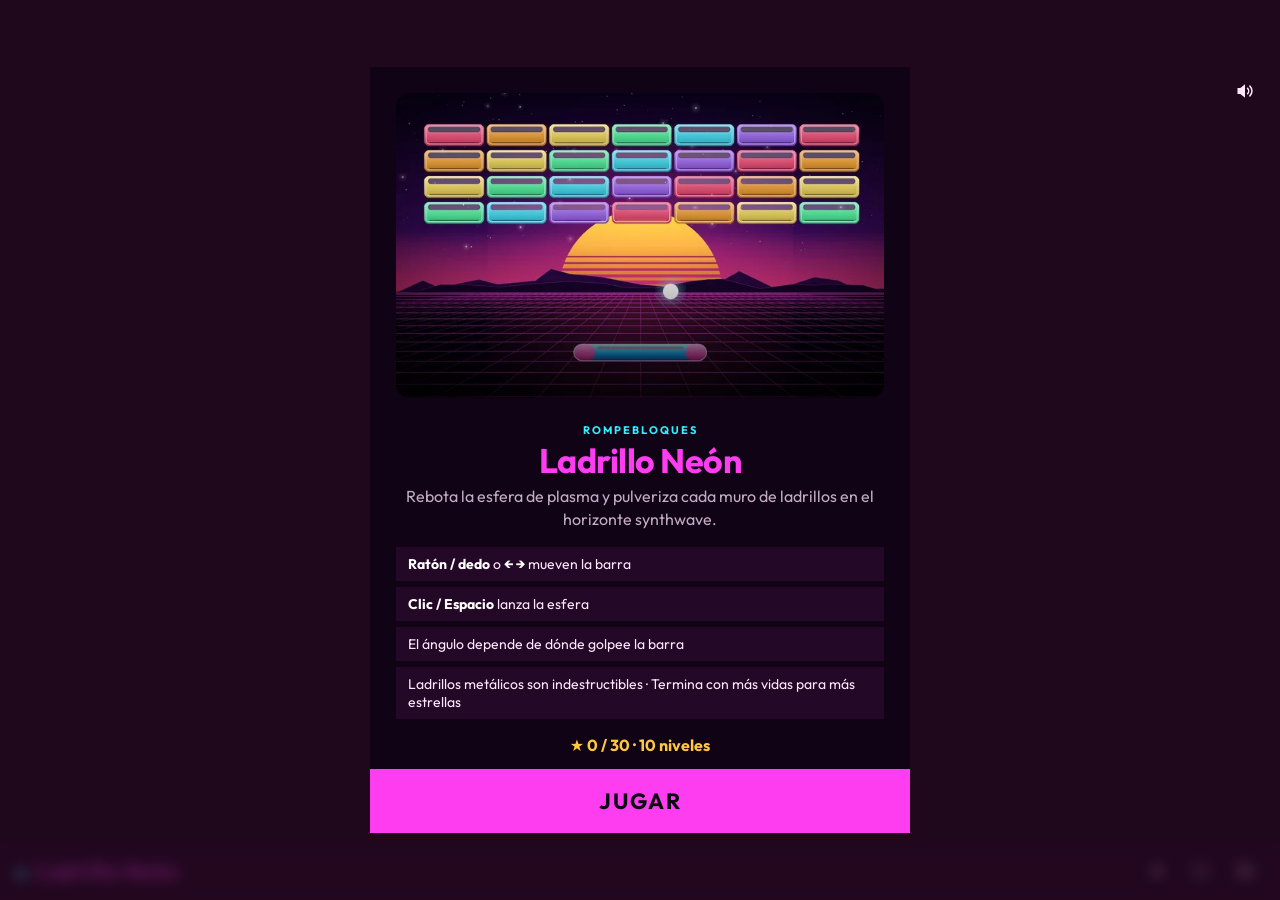
<file: games/neon.html>
<!doctype html>
<html lang="es">
<head>
<meta charset="utf-8">
<meta name="viewport" content="width=device-width,initial-scale=1">
<title>Ladrillo Neón</title>
<link rel="preconnect" href="https://fonts.googleapis.com"><link rel="preconnect" href="https://fonts.gstatic.com" crossorigin>
<link href="https://fonts.googleapis.com/css2?family=Outfit:wght@400;600;700;800&display=swap" rel="stylesheet">
<link rel="stylesheet" href="../shared/style.css"><link rel="stylesheet" href="../shared/game-themes.css">
</head>
<body>
<div id="app"></div>
<script src="../shared/engine.js"></script>
<script>
'use strict';
const W = 960, H = 640, BW = 80, BH = 30, GX = 84, GY = 34, OX = 20, OY = 64, PY = 596, R = 9;
const A = '../assets/neon/';
const LEVELS = [
  ['...........', '.111111111.', '.222222222.', '.333333333.', '.444444444.'],
  ['.....5.....', '....545....', '...54445...', '..5443445..', '.544333445.', '54433333445'],
  ['1.2.3.4.5.6', '.a.b.c.d.e.', '6.5.4.3.2.1', '.f.e.d.c.b.', '1.2.3.4.5.6'],
  ['..11...11..', '.1aa1.1aa1.', '.1aaa1aaa1.', '..1aaaaa1..', '...1aaa1...', '....1a1....', '.....1.....'],
  ['..4.....4..', '...4...4...', '..4444444..', '.44.444.44.', '44444444444', '4.4444444.4', '4.4.....4.4', '...44.44...'],
  ['SSS.....SSS', '33333333333', '.c.c.c.c.c.', 'S.........S', '.444444444.', '.555555555.'],
  ['.....6.....', '....6f6....', '...6fff6...', '..6ffSff6..', '...6fff6...', '....6f6....', '.....6.....'],
  ['S.S.S.S.S.S', 'aaaaaaaaaaa', 'bbbbbbbbbbb', 'S.........S', 'ccccccccccc', '1111.S.1111'],
  ['SS..fff..SS', '.eeeeeeeee.', 'SS..ddd..SS', '.ccccccccc.', 'SS..bbb..SS', '.aaaaaaaaa.'],
  ['fffffffffff', 'eSeSeSeSeSe', 'ddddddddddd', 'cScScScScSc', 'bbbbbbbbbbb', 'a.a.a.a.a.a', '66666666666']
];
const PW = { W: { col: '#2ee6ff', txt: 'ANCHO' }, M: { col: '#ff3df0', txt: 'MULTI' }, S: { col: '#3dff9a', txt: 'LENTO' }, L: { col: '#ff3d6e', txt: '+VIDA' } };
const P = new Engine.Particles();
let S = null;

const G = Engine.create({
  id: 'neon', title: 'Ladrillo Neón', genre: 'Rompebloques', accent: '#ff3df0',
  tagline: 'Rebota la esfera de plasma y pulveriza cada muro de ladrillos en el horizonte synthwave.',
  help: ['<b>Ratón / dedo</b> o <b>← →</b> mueven la barra', '<b>Clic / Espacio</b> lanza la esfera', 'El ángulo depende de dónde golpee la barra', 'Ladrillos metálicos son indestructibles · Termina con más vidas para más estrellas'],
  levels: LEVELS.length,
  assets: Object.assign({ bg: A + 'bg.webp', ball: A + 'ball.webp', paddle: A + 'paddle.webp', steel: A + 'steel.webp', crack: A + 'crack.webp' },
    Object.fromEntries([0, 1, 2, 3, 4, 5].map(i => ['b' + i, A + `brick${i}.webp`]))),
  onLevel: load,
  onReady(g) {
    g.canvas(W, H); g.loop(update, render);
    g.cv.addEventListener('pointermove', e => { if (S) S.mouse = g.pos(e).x; });
    g.cv.addEventListener('pointerdown', e => { if (S) { S.mouse = g.pos(e).x; launch(); } });
    addEventListener('keydown', e => { if (e.code === 'Space' && S) launch(); });
  }
});

function load(n) {
  const bricks = [];
  LEVELS[n - 1].forEach((row, y) => [...row].forEach((ch, x) => {
    if (ch === '.') return;
    const b = { x: OX + x * GX, y: OY + y * GY, w: BW, h: BH, hit: 0 };
    if (ch === 'S') Object.assign(b, { steel: true, hp: 1e9 });
    else if (/[1-6]/.test(ch)) Object.assign(b, { c: +ch - 1, hp: 1 });
    else Object.assign(b, { c: ch.charCodeAt(0) - 97, hp: 2, tough: true });
    bricks.push(b);
  }));
  S = { bricks, balls: [], caps: [], lives: 3, score: 0, px: W / 2, pw: 140, wide: 0, slow: 0, mouse: null, base: 420 + (n - 1) * 22, boost: 1, t: 0, flash: 0, combo: 0 };
  resetBall();
  P.clear(); hud();
}
function resetBall() { S.balls = [{ x: S.px, y: PY - R - 1, vx: 0, vy: 0, stuck: true, trail: [] }]; S.combo = 0; }
function hud() { G.hud({ Nivel: `${G.level}/${LEVELS.length}`, Vidas: '♥'.repeat(S.lives) || '—', Ladrillos: S.bricks.filter(b => !b.steel).length, Puntos: S.score }); }
const speed = () => S.base * S.boost * (S.slow > 0 ? .7 : 1);
function launch() {
  if (!S || !G.playing || G.paused) return;
  for (const b of S.balls) if (b.stuck) { const a = (Math.random() - .5) * .6; b.vx = Math.sin(a) * speed(); b.vy = -Math.cos(a) * speed(); b.stuck = false; G.sfx('jump'); }
}
function norm(b) { const s = speed(), m = Math.hypot(b.vx, b.vy) || 1; b.vx = b.vx / m * s; b.vy = b.vy / m * s; if (Math.abs(b.vy) < s * .25) { b.vy = Math.sign(b.vy || -1) * s * .25; norm2(b, s); } }
function norm2(b, s) { const m = Math.hypot(b.vx, b.vy); b.vx = b.vx / m * s; b.vy = b.vy / m * s; }

function breakBrick(br) {
  br.hp--; br.hit = .12;
  if (br.steel) { G.Sound.tone(1800, .05, { type: 'square', vol: .04 }); return; }
  S.combo++;
  if (br.hp > 0) { G.sfx('hit'); return; }
  br.dead = true;
  const pts = (br.tough ? 100 : 50) + S.combo * 10; S.score += pts;
  G.Sound.tone(400 + Math.min(S.combo, 12) * 60, .08, { type: 'square', vol: .06 });
  const col = ['#ff3d6e', '#ff9f1c', '#ffe14d', '#3dff9a', '#2ee6ff', '#9b5cff'][br.c];
  P.burst(br.x + BW / 2, br.y + BH / 2, 14, { color: [col, '#ffffff'], speed: 260, size: 4, shape: 'square', gravity: 500 });
  if (Math.random() < .14) { const k = 'WMSL'[(Math.random() * (S.lives < 3 ? 4 : 3)) | 0]; S.caps.push({ x: br.x + BW / 2, y: br.y + BH / 2, k }); }
  S.bricks = S.bricks.filter(b => !b.dead);
  hud();
  if (!S.bricks.some(b => !b.steel)) {
    const stars = S.lives >= 3 ? 3 : S.lives === 2 ? 2 : 1;
    S.score += S.lives * 1000;
    setTimeout(() => G.win(stars, [['Vidas restantes', S.lives], ['Puntos', S.score]], S.score), 500);
    S.done = true;
  }
}

function update(dt) {
  S.t += dt; S.wide = Math.max(0, S.wide - dt); S.slow = Math.max(0, S.slow - dt); S.flash = Math.max(0, S.flash - dt);
  const targetW = S.wide > 0 ? 210 : 140; S.pw += (targetW - S.pw) * Math.min(1, dt * 8);
  const k = G.keys, dir = (k.ArrowRight || k.KeyD ? 1 : 0) - (k.ArrowLeft || k.KeyA ? 1 : 0);
  if (dir) { S.px += dir * 760 * dt; S.mouse = null; } else if (S.mouse != null) S.px += (S.mouse - S.px) * Math.min(1, dt * 20);
  S.px = Engine.clamp(S.px, S.pw / 2 + 4, W - S.pw / 2 - 4);
  if (S.done) { P.update(dt); return; }
  for (const b of S.balls) {
    if (b.stuck) { b.x = S.px; b.y = PY - R - 1; continue; }
    const sp = speed(); if (Math.abs(Math.hypot(b.vx, b.vy) - sp) > 1) norm2(b, sp);
    const steps = Math.ceil(sp * dt / 5);
    for (let i = 0; i < steps && !b.lost; i++) step(b, dt / steps);
    b.trail.push([b.x, b.y]); if (b.trail.length > 10) b.trail.shift();
  }
  S.balls = S.balls.filter(b => !b.lost);
  if (!S.balls.length) {
    S.lives--; G.sfx('explode'); S.flash = .3; hud();
    if (S.lives <= 0) { G.lose('Sin vidas', [['Puntos', S.score], ['Ladrillos restantes', S.bricks.filter(b => !b.steel).length]]); return; }
    S.wide = 0; S.slow = 0; S.boost = 1; resetBall();
  }
  for (const c of S.caps) {
    c.y += 170 * dt;
    if (c.y > PY - 12 && c.y < PY + 24 && Math.abs(c.x - S.px) < S.pw / 2 + 30) {
      c.got = true; G.sfx('power'); P.text(c.x, PY - 30, PW[c.k].txt, { color: PW[c.k].col });
      if (c.k === 'W') S.wide = 14;
      if (c.k === 'S') S.slow = 10;
      if (c.k === 'L') { S.lives = Math.min(5, S.lives + 1); hud(); }
      if (c.k === 'M') { const src = S.balls.find(b => !b.stuck) || S.balls[0]; for (const a of [-.5, .5]) { const s = speed(); const ang = Math.atan2(src.vx || .1, -(src.vy || -1)) + a; S.balls.push({ x: src.x, y: src.y, vx: Math.sin(ang) * s, vy: -Math.abs(Math.cos(ang) * s), stuck: false, trail: [] }); } }
    }
  }
  S.caps = S.caps.filter(c => !c.got && c.y < H + 20);
  for (const br of S.bricks) br.hit = Math.max(0, br.hit - dt);
  P.update(dt);
}
function step(b, dt) {
  b.x += b.vx * dt; b.y += b.vy * dt;
  if (b.x < R) { b.x = R; b.vx = Math.abs(b.vx); G.sfx('tick'); }
  if (b.x > W - R) { b.x = W - R; b.vx = -Math.abs(b.vx); G.sfx('tick'); }
  if (b.y < R) { b.y = R; b.vy = Math.abs(b.vy); G.sfx('tick'); }
  if (b.y > H + 20) { b.lost = true; return; }
  // barra
  const px0 = S.px - S.pw / 2;
  if (b.vy > 0 && b.y + R >= PY && b.y - R <= PY + 20 && b.x >= px0 - R && b.x <= px0 + S.pw + R) {
    const rel = Engine.clamp((b.x - S.px) / (S.pw / 2), -1, 1), ang = rel * 1.05;
    S.boost = Math.min(1.3, S.boost + .012);
    const s = speed(); b.vx = Math.sin(ang) * s; b.vy = -Math.cos(ang) * s; b.y = PY - R;
    S.combo = 0; G.Sound.tone(330 + Math.abs(rel) * 200, .07, { type: 'triangle', vol: .1 });
    P.burst(b.x, PY, 6, { color: '#7ff7ff', speed: 140, life: .3, size: 3, angle: -Math.PI / 2, spread: 2 });
    return;
  }
  // ladrillos
  for (const br of S.bricks) {
    const cx = Engine.clamp(b.x, br.x, br.x + br.w), cy = Engine.clamp(b.y, br.y, br.y + br.h);
    const dx = b.x - cx, dy = b.y - cy;
    if (dx * dx + dy * dy > R * R) continue;
    if (dx === 0 && dy === 0) { b.vy = -b.vy; } // dentro: invertir
    else if (Math.abs(dx) > Math.abs(dy)) { b.vx = Math.sign(dx) * Math.abs(b.vx); b.x = cx + Math.sign(dx) * R; }
    else { b.vy = Math.sign(dy) * Math.abs(b.vy); b.y = cy + Math.sign(dy) * R; }
    breakBrick(br);
    return;
  }
}

function render() {
  const ctx = G.ctx, a = G.assets; if (!ctx || !S) return;
  const t = performance.now() / 1000;
  ctx.drawImage(a.bg, 0, 0, W, H);
  for (const br of S.bricks) {
    const img = br.steel ? a.steel : a['b' + br.c];
    const sc = br.hit > 0 ? 1 + br.hit : 1;
    ctx.save(); ctx.translate(br.x + BW / 2, br.y + BH / 2); ctx.scale(sc, sc);
    ctx.drawImage(img, -BW / 2, -BH / 2, BW, BH);
    if (br.tough && br.hp === 1) ctx.drawImage(a.crack, -BW / 2, -BH / 2, BW, BH);
    if (br.tough && br.hp === 2) { ctx.strokeStyle = 'rgba(255,255,255,.9)'; ctx.lineWidth = 2; ctx.strokeRect(-BW / 2 + 5, -BH / 2 + 5, BW - 10, BH - 10); }
    ctx.restore();
  }
  for (const c of S.caps) {
    const p = PW[c.k];
    ctx.save(); ctx.translate(c.x, c.y);
    ctx.shadowColor = p.col; ctx.shadowBlur = 16;
    ctx.fillStyle = p.col; ctx.beginPath(); ctx.roundRect(-30, -11, 60, 22, 11); ctx.fill();
    ctx.shadowBlur = 0; ctx.fillStyle = '#0b0120'; ctx.font = '800 12px Outfit, sans-serif'; ctx.textAlign = 'center'; ctx.textBaseline = 'middle';
    ctx.fillText(p.txt, 0, 1); ctx.restore();
  }
  ctx.drawImage(a.paddle, S.px - S.pw / 2, PY - 2, S.pw, 24);
  ctx.globalCompositeOperation = 'lighter';
  for (const b of S.balls) {
    b.trail.forEach(([x, y], i) => { ctx.globalAlpha = i / b.trail.length * .35; ctx.drawImage(a.ball, x - 12, y - 12, 24, 24); });
    ctx.globalAlpha = 1;
  }
  ctx.globalCompositeOperation = 'source-over';
  for (const b of S.balls) ctx.drawImage(a.ball, b.x - 18, b.y - 18, 36, 36);
  if (S.balls.some(b => b.stuck) && G.playing) {
    ctx.fillStyle = `rgba(255,255,255,${.6 + Math.sin(t * 4) * .3})`; ctx.font = '700 18px Outfit, sans-serif'; ctx.textAlign = 'center';
    ctx.fillText('Clic o Espacio para lanzar', W / 2, PY - 60);
  }
  if (S.wide > 0 || S.slow > 0) {
    ctx.font = '700 13px Outfit, sans-serif'; ctx.textAlign = 'left'; let y = H - 12;
    if (S.wide > 0) { ctx.fillStyle = '#2ee6ff'; ctx.fillText(`ANCHO ${S.wide.toFixed(0)}s`, 12, y); y -= 18; }
    if (S.slow > 0) { ctx.fillStyle = '#3dff9a'; ctx.fillText(`LENTO ${S.slow.toFixed(0)}s`, 12, y); }
  }
  P.draw(ctx);
  if (S.flash > 0) { ctx.fillStyle = `rgba(255,61,110,${S.flash})`; ctx.fillRect(0, 0, W, H); }
}
</script>
</body>
</html>
</file>
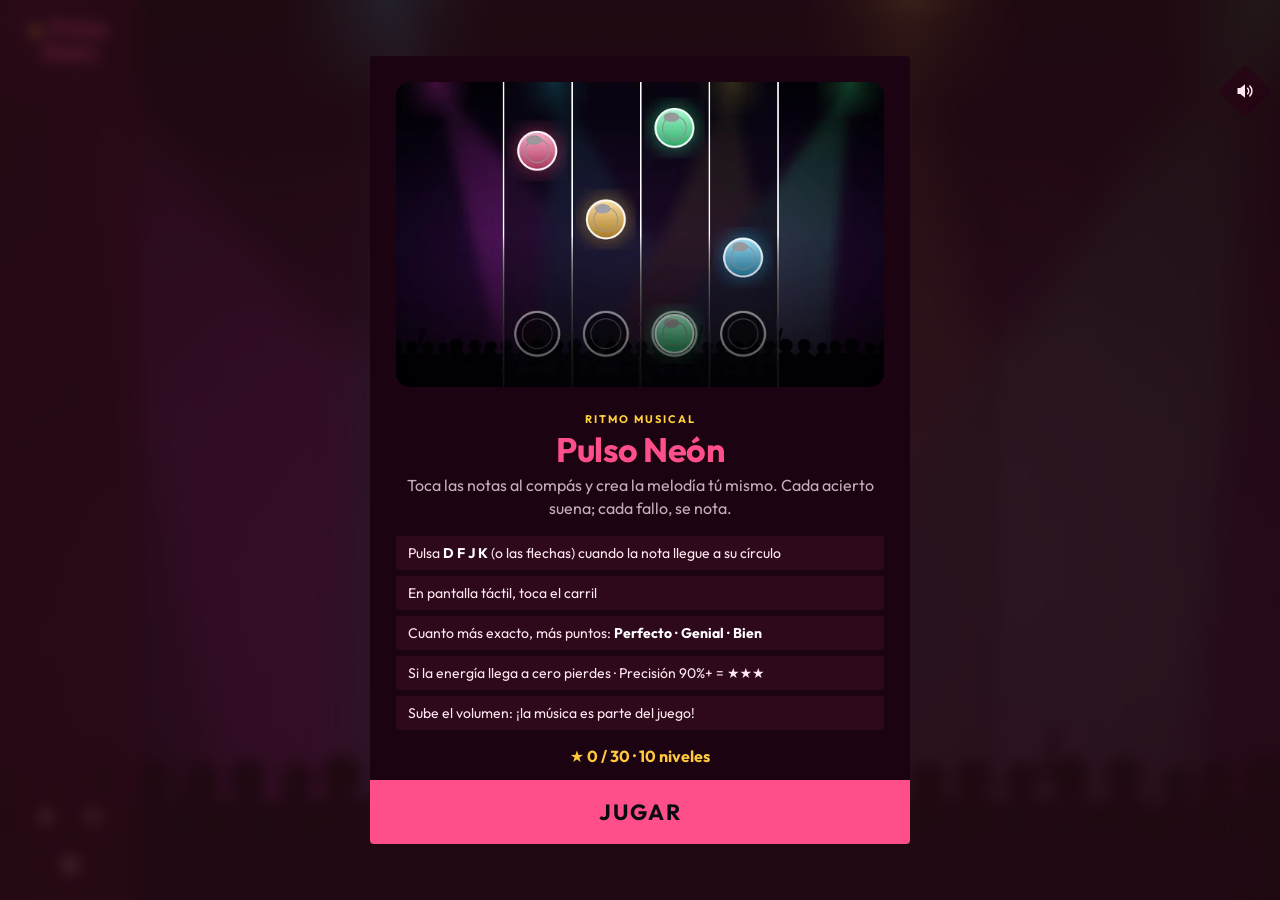
<file: games/pulso.html>
<!doctype html>
<html lang="es">
<head>
<meta charset="utf-8">
<meta name="viewport" content="width=device-width,initial-scale=1">
<title>Pulso Neón</title>
<link rel="preconnect" href="https://fonts.googleapis.com"><link rel="preconnect" href="https://fonts.gstatic.com" crossorigin>
<link href="https://fonts.googleapis.com/css2?family=Outfit:wght@400;600;700;800&display=swap" rel="stylesheet">
<link rel="stylesheet" href="../shared/style.css"><link rel="stylesheet" href="../shared/game-themes.css">
</head>
<body>
<div id="app"></div>
<script src="../shared/engine.js"></script>
<script>
'use strict';
const W = 520, H = 780, LX = 40, LW = 110, HIT = 670;
const A = '../assets/pulso/';
const LCOL = ['#ff4f8b', '#ffb82e', '#3dff9a', '#36c5ff'];
const KEYS = { KeyD: 0, KeyF: 1, KeyJ: 2, KeyK: 3, ArrowLeft: 0, ArrowDown: 1, ArrowUp: 2, ArrowRight: 3 };
const SONGS = [
  { name: 'Primer latido', prog: [[57, 'm'], [53, 'M'], [48, 'M'], [55, 'M']] },
  { name: 'Luces de neón', prog: [[48, 'M'], [55, 'M'], [57, 'm'], [53, 'M']] },
  { name: 'Ciudad nocturna', prog: [[50, 'm'], [46, 'M'], [53, 'M'], [48, 'M']] },
  { name: 'Velocidad', prog: [[52, 'm'], [48, 'M'], [55, 'M'], [50, 'M']] },
  { name: 'Eco digital', prog: [[57, 'm'], [55, 'M'], [53, 'M'], [52, 'M']] },
  { name: 'Corazón sintético', prog: [[53, 'M'], [55, 'M'], [52, 'm'], [57, 'm']] },
  { name: 'Tormenta láser', prog: [[50, 'm'], [53, 'M'], [48, 'M'], [55, 'M']] },
  { name: 'Hiperespacio', prog: [[55, 'M'], [50, 'M'], [52, 'm'], [48, 'M']] },
  { name: 'Frecuencia máxima', prog: [[52, 'm'], [55, 'M'], [50, 'M'], [57, 'm']] },
  { name: 'Pulso final', prog: [[57, 'm'], [53, 'M'], [55, 'M'], [52, 'M']] }
];
const P = new Engine.Particles();
let S = null;
const mtof = m => 440 * Math.pow(2, (m - 69) / 12);

const G = Engine.create({
  id: 'pulso', title: 'Pulso Neón', genre: 'Ritmo musical', accent: '#ff4f8b',
  tagline: 'Toca las notas al compás y crea la melodía tú mismo. Cada acierto suena; cada fallo, se nota.',
  help: ['Pulsa <b>D F J K</b> (o las flechas) cuando la nota llegue a su círculo', 'En pantalla táctil, toca el carril', 'Cuanto más exacto, más puntos: <b>Perfecto · Genial · Bien</b>', 'Si la energía llega a cero pierdes · Precisión 90%+ = ★★★', 'Sube el volumen: ¡la música es parte del juego!'],
  levels: SONGS.length, background: A + 'bg.webp',
  assets: { n0: A + 'note0.webp', n1: A + 'note1.webp', n2: A + 'note2.webp', n3: A + 'note3.webp', rec: A + 'receptor.webp' },
  onLevel: load,
  onPause() { if (S) S.anchor = null; },
  onReady(g) {
    g.canvas(W, H); g.loop(update, render);
    addEventListener('keydown', e => { if (e.repeat) return; const l = KEYS[e.code]; if (l != null) press(l); });
    addEventListener('keyup', e => { const l = KEYS[e.code]; if (l != null && S) S.held[l] = false; });
    g.cv.addEventListener('pointerdown', e => { const p = g.pos(e); const l = Math.floor((p.x - LX) / LW); if (l >= 0 && l < 4) { press(l); setTimeout(() => S && (S.held[l] = false), 120); } });
  }
});

// Reloj de la canción: sigue al reloj de audio cuando está activo; si no, avanza con el tiempo de juego.
function audioNow() { const c = G.Sound.ctx; return c && c.state === 'running' ? c.currentTime : null; }
function tickClock(dt) {
  const a = audioNow();
  if (a != null) { if (S.anchor == null) S.anchor = a - S.now; S.now = a - S.anchor; }
  else { S.anchor = null; S.now += dt; }
}
function load(n) {
  G.Sound.init();
  const rnd = Engine.rng(n * 4099 + 11);
  const bpm = 96 + (n - 1) * 6, beat = 60 / bpm, beats = 64 + 16 * Math.floor((n - 1) / 3);
  const notes = [];
  let lane = 1;
  const off = n >= 4 ? (n >= 7 ? .45 : .25) : 0;
  const onP = .5 + n * .04, chord = n >= 7 ? .12 + (n - 7) * .05 : n >= 5 ? .06 : 0;
  for (let b = 4; b < beats - 4; b += .5) {
    const isOn = b % 1 === 0, bar = Math.floor(b / 4);
    let p = isOn ? (b % 2 === 0 ? onP + .15 : onP) : off;
    if (bar % 4 === 3 && b % 4 >= 2) p *= .4;
    if (rnd() >= p) continue;
    const step = [-2, -1, -1, 1, 1, 2][(rnd() * 6) | 0];
    lane = (lane + step + 4) % 4;
    notes.push({ t: b * beat, lane, bar });
    if (chord && isOn && rnd() < chord) notes.push({ t: b * beat, lane: (lane + 2) % 4, bar });
  }
  S = { n, song: SONGS[n - 1], bpm, beat, beats, notes, now: -1.2, anchor: null, nextStep: 0, speed: 430 + n * 22, score: 0, combo: 0, maxCombo: 0,
    hp: 100, counts: { perfect: 0, great: 0, good: 0, miss: 0 }, judge: null, held: [false, false, false, false], flash: [0, 0, 0, 0], beatFlash: 0, ended: false };
  P.clear(); hud();
  G.toast(`♪ ${S.song.name} · ${bpm} BPM`);
}
function hud() {
  const total = S.counts.perfect + S.counts.great + S.counts.good + S.counts.miss;
  const acc = total ? (S.counts.perfect + S.counts.great * .7 + S.counts.good * .4) / total : 1;
  G.hud({ Canción: `${S.n}/${SONGS.length}`, Combo: S.combo, Precisión: Math.round(acc * 100) + '%', Puntos: S.score });
}
function chordAt(bar) {
  const [root, q] = S.song.prog[bar % 4];
  return [root, root + (q === 'm' ? 3 : 4), root + 7];
}
function schedule() {
  const a = audioNow();
  while (S.nextStep * S.beat / 2 < S.now + .2 && S.nextStep < S.beats * 2 + 2) {
    const st = S.nextStep, b = st / 2, bar = Math.floor(b / 4);
    if (a == null) { S.nextStep++; continue; }
    const at = Math.max(a, a + st * S.beat / 2 - S.now);
    const snd = G.Sound;
    if (b < S.beats) {
      if (b < 4) { if (st % 2 === 0) snd.tone(b === 0 ? 1320 : 880, .06, { at, type: 'square', vol: .06 }); }
      else {
        const ch = chordAt(bar);
        if (st % 2 === 0) { snd.tone(120, .18, { at, vol: .5, slide: .35 }); }
        if (st % 4 === 2) snd.noise(.14, { at, vol: .22, freq: 1800, q: .6 });
        snd.noise(.04, { at, vol: st % 2 ? .07 : .04, freq: 8000, filter: 'highpass' });
        if (st % 4 === 0) snd.tone(mtof(ch[0] - 12), S.beat * .9, { at, type: 'sawtooth', vol: .07 });
        if (st % 8 === 0) for (const m of ch) snd.tone(mtof(m), S.beat * 3.6, { at, type: 'triangle', vol: .035, attack: .2 });
      }
    }
    S.nextStep++;
  }
}
function judge(kind, lane) {
  S.counts[kind]++;
  const txt = { perfect: '¡PERFECTO!', great: 'GENIAL', good: 'BIEN', miss: 'FALLO' }[kind];
  const col = { perfect: '#7ff7ff', great: '#3dff9a', good: '#ffd84d', miss: '#ff4f6d' }[kind];
  S.judge = { txt, col, t: .5 };
  if (kind === 'miss') { S.combo = 0; S.hp -= 9 + S.n * .4; G.Sound.tone(90, .12, { type: 'square', vol: .06 }); }
  else {
    S.combo++; S.maxCombo = Math.max(S.maxCombo, S.combo);
    const base = { perfect: 300, great: 200, good: 100 }[kind];
    S.score += Math.round(base * (1 + Math.min(1, Math.floor(S.combo / 10) * .1)));
    S.hp = Math.min(100, S.hp + (kind === 'perfect' ? 3 : 1.5));
    const x = LX + lane * LW + LW / 2;
    P.burst(x, HIT, kind === 'perfect' ? 18 : 10, { color: [LCOL[lane], '#ffffff'], speed: 260, life: .45 });
    if (S.combo % 25 === 0) G.toast(`¡Combo ${S.combo}!`, 900);
  }
  hud();
  if (S.hp <= 0) { S.hp = 0; end(false); }
}
function press(l) {
  if (!S || !G.playing || G.paused || S.ended) return;
  S.held[l] = true; S.flash[l] = .15;
  const st = S.now;
  let best = null, bd = 1;
  for (const n of S.notes) if (!n.done && n.lane === l) { const d = Math.abs(n.t - st); if (d < bd) { bd = d; best = n; } if (n.t - st > .2) break; }
  if (!best || bd > .15) return;
  best.done = true;
  const ch = chordAt(best.bar), mel = ch[l % 3] + 12 + (l === 3 ? 12 : 0);
  G.Sound.tone(mtof(mel), .28, { type: 'triangle', vol: .16 }); G.Sound.tone(mtof(mel + 12), .12, { type: 'square', vol: .03 });
  judge(bd < .05 ? 'perfect' : bd < .095 ? 'great' : 'good', l);
}
function end(ok) {
  if (S.ended) return;
  S.ended = true;
  const total = S.notes.length, c = S.counts;
  const acc = (c.perfect + c.great * .7 + c.good * .4) / total;
  const stats = [['Precisión', Math.round(acc * 100) + '%'], ['Perfectos', c.perfect], ['Fallos', c.miss], ['Combo máx.', S.maxCombo], ['Puntos', S.score]];
  if (!ok) { G.lose('Te quedaste sin energía', stats); return; }
  const stars = acc >= .9 ? 3 : acc >= .75 ? 2 : 1;
  G.win(stars, stats, S.score);
}
function update(dt) {
  if (S.ended) { P.update(dt); return; }
  tickClock(dt);
  schedule();
  const st = S.now;
  for (const n of S.notes) { if (n.t - st > 0) break; if (!n.done && st - n.t > .15) { n.done = true; judge('miss', n.lane); if (S.ended) return; } }
  for (let i = 0; i < 4; i++) S.flash[i] = Math.max(0, S.flash[i] - dt);
  if (S.judge) S.judge.t -= dt;
  if (st > S.beats * S.beat + .5) end(true);
  P.update(dt);
}
function render() {
  const ctx = G.ctx, a = G.assets; if (!ctx || !S) return;
  ctx.clearRect(0, 0, W, H);
  const st = S.now;
  const pulse = st > 4 * S.beat ? Math.max(0, 1 - (st % S.beat) / .25) : 0;
  // pista
  const g = ctx.createLinearGradient(0, 0, 0, H); g.addColorStop(0, 'rgba(8,4,16,.2)'); g.addColorStop(.6, 'rgba(8,4,16,.75)'); g.addColorStop(1, 'rgba(8,4,16,.9)');
  ctx.fillStyle = g; ctx.beginPath(); ctx.roundRect(LX - 10, 0, LW * 4 + 20, H, 16); ctx.fill();
  for (let i = 0; i < 4; i++) {
    const x = LX + i * LW;
    if (S.held[i] || S.flash[i] > 0) { const lg = ctx.createLinearGradient(0, HIT, 0, 0); lg.addColorStop(0, LCOL[i] + '55'); lg.addColorStop(1, LCOL[i] + '00'); ctx.fillStyle = lg; ctx.fillRect(x, 0, LW, HIT); }
    ctx.strokeStyle = `rgba(255,255,255,${.08 + pulse * .12})`; ctx.lineWidth = 1; ctx.beginPath(); ctx.moveTo(x, 0); ctx.lineTo(x, H); ctx.stroke();
  }
  ctx.beginPath(); ctx.moveTo(LX + 4 * LW, 0); ctx.lineTo(LX + 4 * LW, H); ctx.stroke();
  // líneas de compás
  ctx.strokeStyle = 'rgba(255,255,255,.08)';
  for (let b = Math.ceil(st / S.beat); b < st / S.beat + 8; b++) { if (b % 4) continue; const y = HIT - (b * S.beat - st) * S.speed; ctx.beginPath(); ctx.moveTo(LX, y); ctx.lineTo(LX + 4 * LW, y); ctx.stroke(); }
  ctx.fillStyle = `rgba(255,255,255,${.25 + pulse * .4})`; ctx.fillRect(LX, HIT - 1, LW * 4, 2);
  for (let i = 0; i < 4; i++) {
    const x = LX + i * LW + LW / 2, s = 84 * (S.held[i] ? .92 : 1) * (1 + pulse * .04);
    ctx.drawImage(a.rec, x - s / 2, HIT - s / 2, s, s);
    if (S.flash[i] > 0) { ctx.globalAlpha = S.flash[i] / .15 * .6; ctx.drawImage(a['n' + i], x - s / 2, HIT - s / 2, s, s); ctx.globalAlpha = 1; }
    ctx.fillStyle = 'rgba(255,255,255,.55)'; ctx.font = '700 15px Outfit, sans-serif'; ctx.textAlign = 'center'; ctx.fillText('DFJK'[i], x, HIT + 64);
  }
  for (const n of S.notes) {
    if (n.done) continue;
    const y = HIT - (n.t - st) * S.speed; if (y < -60) break; if (y > H + 60) continue;
    const x = LX + n.lane * LW + LW / 2;
    ctx.drawImage(a['n' + n.lane], x - 38, y - 38, 76, 76);
  }
  P.draw(ctx);
  // energía
  ctx.fillStyle = 'rgba(0,0,0,.5)'; ctx.fillRect(12, 80, 10, 500);
  const hc = S.hp > 50 ? '#3dff9a' : S.hp > 25 ? '#ffd84d' : '#ff4f6d';
  ctx.fillStyle = hc; ctx.fillRect(12, 80 + 500 * (1 - S.hp / 100), 10, 500 * S.hp / 100);
  // progreso
  const prog = Engine.clamp(st / (S.beats * S.beat), 0, 1);
  ctx.fillStyle = 'rgba(255,255,255,.15)'; ctx.fillRect(LX, 14, LW * 4, 5); ctx.fillStyle = '#ff4f8b'; ctx.fillRect(LX, 14, LW * 4 * prog, 5);
  if (st < 4 * S.beat && st > -1) {
    const c = Math.max(1, 4 - Math.floor(st / S.beat));
    ctx.fillStyle = '#fff'; ctx.font = '800 90px Outfit, sans-serif'; ctx.textAlign = 'center'; ctx.globalAlpha = st < 0 ? .4 : 1;
    ctx.fillText(st < 0 ? '♪' : c, W / 2, 330); ctx.globalAlpha = 1;
  }
  if (S.combo >= 5) { ctx.fillStyle = 'rgba(255,255,255,.9)'; ctx.font = '800 56px Outfit, sans-serif'; ctx.textAlign = 'center'; ctx.fillText(S.combo, W / 2, 250); ctx.font = '700 16px Outfit, sans-serif'; ctx.fillStyle = 'rgba(255,255,255,.6)'; ctx.fillText('COMBO', W / 2, 275); }
  if (S.judge && S.judge.t > 0) {
    ctx.save(); ctx.globalAlpha = Math.min(1, S.judge.t * 3); ctx.translate(W / 2, 400); const sc = 1 + (S.judge.t - .4) * 1.2; ctx.scale(Math.max(1, sc), Math.max(1, sc));
    ctx.fillStyle = S.judge.col; ctx.font = '800 36px Outfit, sans-serif'; ctx.textAlign = 'center'; ctx.shadowColor = S.judge.col; ctx.shadowBlur = 20; ctx.fillText(S.judge.txt, 0, 0); ctx.restore();
  }
}
</script>
</body>
</html>
</file>
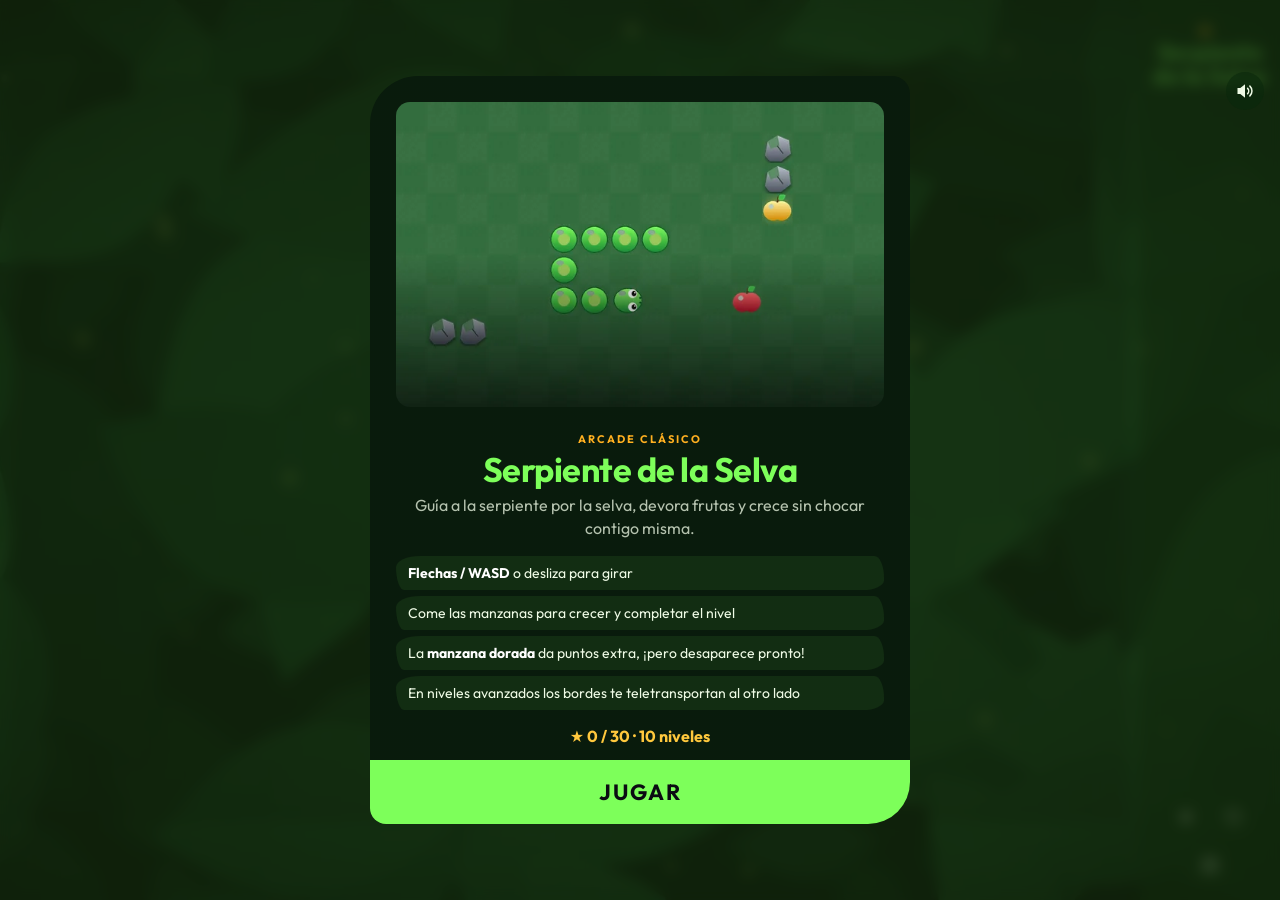
<file: games/serpiente.html>
<!doctype html>
<html lang="es">
<head>
<meta charset="utf-8">
<meta name="viewport" content="width=device-width,initial-scale=1">
<title>Serpiente de la Selva</title>
<link rel="preconnect" href="https://fonts.googleapis.com"><link rel="preconnect" href="https://fonts.gstatic.com" crossorigin>
<link href="https://fonts.googleapis.com/css2?family=Outfit:wght@400;600;700;800&display=swap" rel="stylesheet">
<link rel="stylesheet" href="../shared/style.css"><link rel="stylesheet" href="../shared/game-themes.css">
</head>
<body>
<div id="app"></div>
<script src="../shared/engine.js"></script>
<script>
'use strict';
const CW = 24, CH = 16, C = 32, W = CW * C, H = CH * C;
const A = '../assets/serpiente/';
const range = (a, b) => Array.from({ length: b - a + 1 }, (_, i) => a + i);
const LV = [
  { name: 'Claro del bosque', wrap: false, rocks: () => [] },
  { name: 'El tronco caído', wrap: false, rocks: () => range(6, 17).map(x => [x, 8]) },
  { name: 'Cuatro piedras', wrap: false, rocks: () => [[5, 5], [17, 5], [5, 11], [17, 11]].flatMap(([x, y]) => [[x, y], [x + 1, y], [x, y + 1], [x + 1, y + 1]]) },
  { name: 'Encrucijada', wrap: false, rocks: () => [...range(5, 13).map(y => [12, y]), ...range(6, 18).filter(x => x !== 12).map(x => [x, 9])] },
  { name: 'Pasillos', wrap: false, rocks: () => [...range(0, 15).map(x => [x, 5]), ...range(8, 23).map(x => [x, 11])] },
  { name: 'Las cámaras', wrap: false, rocks: () => [...range(4, 10).map(y => [8, y]), ...range(6, 15).map(y => [16, y]), ...range(0, 4).map(x => [x, 12])] },
  { name: 'Lluvia de rocas', wrap: true, rocks: () => { const r = Engine.rng(77), out = []; while (out.length < 26) { const x = (r() * CW) | 0, y = 4 + ((r() * (CH - 4)) | 0); if (!out.some(o => o[0] === x && o[1] === y)) out.push([x, y]); } return out; } },
  { name: 'Diagonales', wrap: true, rocks: () => [...range(0, 7).map(i => [4 + i, 5 + i]), ...range(0, 7).map(i => [19 - i, 5 + i])] },
  { name: 'El templo', wrap: true, rocks: () => { const o = []; for (let x = 5; x <= 18; x++) if (Math.abs(x - 11.5) > 1.5) { o.push([x, 5], [x, 12]); } for (let y = 6; y <= 11; y++) if (Math.abs(y - 8.5) > 1) { o.push([5, y], [18, y]); } return o; } },
  { name: 'Laberinto final', wrap: true, rocks: () => [...range(4, 13).map(y => [4, y]), ...range(0, 9).map(y => [9, y]), ...range(6, 15).map(y => [14, y]), ...range(0, 9).map(y => [19, y]), ...range(5, 8).map(x => [x, 13]), ...range(15, 18).map(x => [x, 6])] }
];
const P = new Engine.Particles();
let S = null;

const G = Engine.create({
  id: 'serpiente', title: 'Serpiente de la Selva', genre: 'Arcade clásico', accent: '#7dff5a',
  tagline: 'Guía a la serpiente por la selva, devora frutas y crece sin chocar contigo misma.',
  help: ['<b>Flechas / WASD</b> o desliza para girar', 'Come las manzanas para crecer y completar el nivel', 'La <b>manzana dorada</b> da puntos extra, ¡pero desaparece pronto!', 'En niveles avanzados los bordes te teletransportan al otro lado'],
  levels: LV.length, background: A + 'bg.webp',
  assets: { c0: A + 'cell0.webp', c1: A + 'cell1.webp', head: A + 'head.webp', body: A + 'body.webp', apple: A + 'apple.webp', gold: A + 'gold.webp', rock: A + 'rock.webp' },
  onLevel: load,
  onReady(g) {
    g.canvas(W, H); g.loop(update, render);
    g.swipe(g.stage, (dx, dy) => turn(dx, dy));
  }
});

function load(n) {
  const cfg = LV[n - 1];
  const rocks = new Set(cfg.rocks().map(([x, y]) => x + ',' + y));
  for (let x = 2; x <= 9; x++) rocks.delete(x + ',2');
  const snake = [[6, 2], [5, 2], [4, 2], [3, 2]];
  S = { cfg, rocks, snake, prev: snake.map(s => s.slice()), dir: [1, 0], queue: [], grow: 0, eaten: 0, target: 8 + n * 2, score: 0,
    tick: Math.max(.075, .13 - (n - 1) * .006), acc: 0, started: false, dead: false, t: 0, golds: 0, gold: null, apple: null, nextGold: 4 };
  S.apple = freeCell();
  P.clear(); hud();
  G.toast(`${cfg.name}${cfg.wrap ? ' · bordes abiertos' : ''}`);
}
function hud() { G.hud({ Nivel: `${G.level}/${LV.length}`, Frutas: `${S.eaten}/${S.target}`, Doradas: S.golds, Puntos: S.score }); }
function freeCell() {
  for (;;) {
    const x = (Math.random() * CW) | 0, y = (Math.random() * CH) | 0;
    if (S.rocks.has(x + ',' + y) || S.snake.some(s => s[0] === x && s[1] === y)) continue;
    if (S.apple && S.apple[0] === x && S.apple[1] === y) continue;
    if (S.gold && S.gold.p[0] === x && S.gold.p[1] === y) continue;
    return [x, y];
  }
}
function turn(dx, dy) {
  if (!S || S.dead || !G.playing || G.paused) return;
  const last = S.queue.length ? S.queue[S.queue.length - 1] : S.dir;
  if (last[0] === -dx && last[1] === -dy) return;
  if (last[0] === dx && last[1] === dy && S.started) return;
  if (S.queue.length < 3) S.queue.push([dx, dy]);
  S.started = true;
}
addEventListener('keydown', e => {
  const m = { ArrowUp: [0, -1], KeyW: [0, -1], ArrowDown: [0, 1], KeyS: [0, 1], ArrowLeft: [-1, 0], KeyA: [-1, 0], ArrowRight: [1, 0], KeyD: [1, 0] }[e.code];
  if (m) turn(...m);
});
function die() {
  S.dead = true; G.sfx('explode');
  for (const [x, y] of S.snake) P.burst(x * C + 16, y * C + 16, 4, { color: ['#7dff5a', '#1a8a34', '#ffffff'], speed: 160 });
  setTimeout(() => G.lose('¡Choque!', [['Frutas', `${S.eaten}/${S.target}`], ['Puntos', S.score]]), 700);
}
function step() {
  if (S.queue.length) S.dir = S.queue.shift();
  S.prev = S.snake.map(s => s.slice());
  const h = S.snake[0];
  let nx = h[0] + S.dir[0], ny = h[1] + S.dir[1];
  if (S.cfg.wrap) { nx = (nx + CW) % CW; ny = (ny + CH) % CH; }
  else if (nx < 0 || ny < 0 || nx >= CW || ny >= CH) return die();
  if (S.rocks.has(nx + ',' + ny)) return die();
  const tailMoves = S.grow === 0;
  for (let i = 0; i < S.snake.length - (tailMoves ? 1 : 0); i++) if (S.snake[i][0] === nx && S.snake[i][1] === ny) return die();
  S.snake.unshift([nx, ny]);
  if (S.grow > 0) S.grow--; else S.snake.pop();
  if (nx === S.apple[0] && ny === S.apple[1]) {
    S.eaten++; S.grow += 1; S.score += 10; G.sfx('pop');
    P.burst(nx * C + 16, ny * C + 16, 14, { color: ['#ff6b6b', '#ffffff', '#3fbf4a'], speed: 180, life: .5 });
    if (S.eaten >= S.target) {
      S.dead = true;
      const par = S.target * (11 * S.tick + .9);
      const stars = S.t <= par ? 3 : S.t <= par * 1.5 ? 2 : 1;
      S.score += Math.max(0, Math.round((par * 1.5 - S.t) * 10));
      setTimeout(() => G.win(stars, [['Tiempo', S.t.toFixed(1) + ' s'], ['Objetivo ★★★', par.toFixed(0) + ' s'], ['Doradas', S.golds], ['Puntos', S.score]], S.score), 400);
    } else {
      S.apple = freeCell();
      if (S.eaten >= S.nextGold) { S.nextGold += 4; S.gold = { p: freeCell(), t: 7 }; G.sfx('power'); }
    }
    hud();
  }
  if (S.gold && nx === S.gold.p[0] && ny === S.gold.p[1]) {
    S.golds++; S.score += 50; S.gold = null; G.sfx('coin');
    P.burst(nx * C + 16, ny * C + 16, 22, { color: ['#ffd84d', '#ffffff'], speed: 220 });
    P.text(nx * C + 16, ny * C, '+50', { color: '#ffd84d' }); hud();
  }
}
function update(dt) {
  if (!S.started || S.dead) { P.update(dt); return; }
  S.t += dt;
  if (S.gold) { S.gold.t -= dt; if (S.gold.t <= 0) S.gold = null; }
  S.acc += dt;
  while (S.acc >= S.tick && !S.dead) { S.acc -= S.tick; step(); }
  P.update(dt);
}
function render() {
  const ctx = G.ctx, a = G.assets; if (!ctx || !S) return;
  const t = performance.now() / 1000;
  for (let y = 0; y < CH; y++) for (let x = 0; x < CW; x++) ctx.drawImage((x + y) % 2 ? a.c1 : a.c0, x * C, y * C, C, C);
  if (!S.cfg.wrap) { ctx.strokeStyle = 'rgba(255,90,90,.55)'; ctx.lineWidth = 4; ctx.strokeRect(2, 2, W - 4, H - 4); }
  else { ctx.strokeStyle = `rgba(127,247,255,${.35 + Math.sin(t * 3) * .15})`; ctx.lineWidth = 3; ctx.setLineDash([10, 8]); ctx.strokeRect(2, 2, W - 4, H - 4); ctx.setLineDash([]); }
  for (const k of S.rocks) { const [x, y] = k.split(',').map(Number); ctx.drawImage(a.rock, x * C, y * C, C, C); }
  const bob = Math.sin(t * 5) * 2;
  ctx.drawImage(a.apple, S.apple[0] * C, S.apple[1] * C + bob, C, C);
  if (S.gold && (S.gold.t > 2 || Math.floor(t * 8) % 2)) {
    ctx.drawImage(a.gold, S.gold.p[0] * C - 4, S.gold.p[1] * C - 4 + bob, C + 8, C + 8);
  }
  const k = S.started && !S.dead ? Engine.clamp(S.acc / S.tick, 0, 1) : 1;
  const pos = i => {
    const c = S.snake[i], p = S.prev[i] || c;
    if (Math.abs(c[0] - p[0]) > 1 || Math.abs(c[1] - p[1]) > 1) return [c[0], c[1]];
    return [p[0] + (c[0] - p[0]) * k, p[1] + (c[1] - p[1]) * k];
  };
  if (!S.dead || S.eaten >= S.target) {
    const n = S.snake.length;
    for (let i = n - 1; i >= 1; i--) {
      const [x, y] = pos(i), s = C * (1 - i / n * .35);
      ctx.drawImage(a.body, x * C + (C - s) / 2, y * C + (C - s) / 2, s, s);
    }
    const [hx, hy] = pos(0);
    ctx.save(); ctx.translate(hx * C + C / 2, hy * C + C / 2); ctx.rotate(Math.atan2(S.dir[1], S.dir[0]));
    ctx.drawImage(a.head, -C / 2 - 2, -C / 2 - 2, C + 4, C + 4); ctx.restore();
  }
  P.draw(ctx);
  if (!S.started && G.playing) {
    ctx.fillStyle = 'rgba(0,0,0,.55)'; ctx.beginPath(); ctx.roundRect(W / 2 - 190, H / 2 - 28, 380, 56, 14); ctx.fill();
    ctx.fillStyle = '#fff'; ctx.font = '700 20px Outfit, sans-serif'; ctx.textAlign = 'center'; ctx.textBaseline = 'middle';
    ctx.fillText('Pulsa una dirección para empezar', W / 2, H / 2); ctx.textBaseline = 'alphabetic';
  }
}
</script>
</body>
</html>
</file>
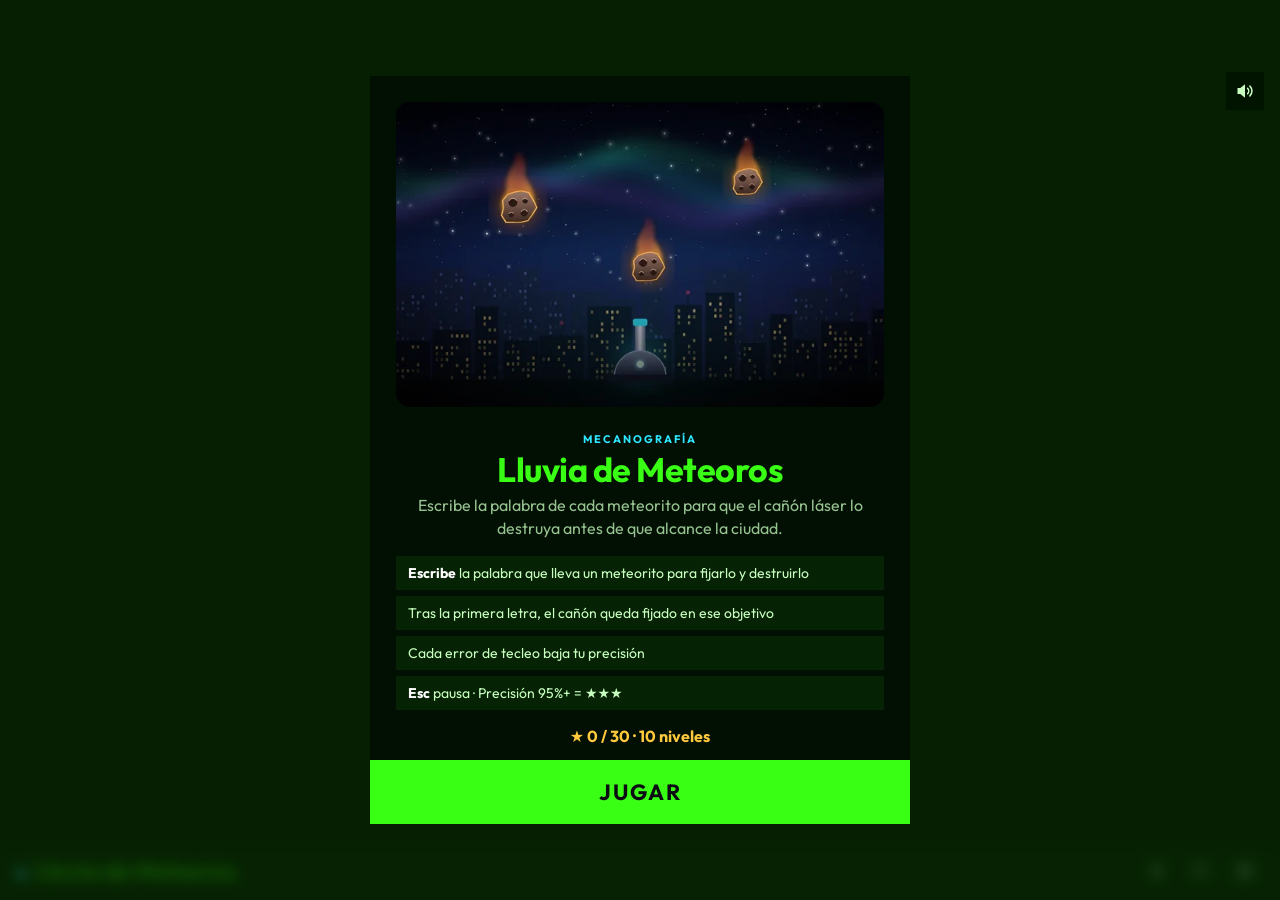
<file: games/teclado.html>
<!doctype html>
<html lang="es">
<head>
<meta charset="utf-8">
<meta name="viewport" content="width=device-width,initial-scale=1">
<title>Lluvia de Meteoros</title>
<link rel="preconnect" href="https://fonts.googleapis.com"><link rel="preconnect" href="https://fonts.gstatic.com" crossorigin>
<link href="https://fonts.googleapis.com/css2?family=Outfit:wght@400;600;700;800&family=JetBrains+Mono:wght@700&display=swap" rel="stylesheet">
<link rel="stylesheet" href="../shared/style.css"><link rel="stylesheet" href="../shared/game-themes.css">
<style>#kb{position:fixed;opacity:0;left:-100px;top:0;width:10px;height:10px}</style>
</head>
<body>
<div id="app"></div>
<input id="kb" autocomplete="off" autocapitalize="none" spellcheck="false">
<script src="../shared/engine.js"></script>
<script>
'use strict';
const W = 960, H = 540, GROUND = 470, CX = W / 2, CY = 500;
const A = '../assets/teclado/';
// Vocabulario en español sin tildes, agrupado por longitud
const VOCAB = `sol mar luz paz red ola pan oro rio ave gas ojo pie sal voz dia ley fin uno dos mes
luna roca nube faro mapa nave ruta onda gato lobo isla flor rayo polo dato casa mesa azul rojo lago tren cine cafe hora piso
astro plano radar campo noche fuego tigre nieve barco verde playa clima rueda dulce brisa hielo cielo ciclo silla perro libro papel lapiz negro calle selva valle arena metal fruta limon melon queso leche huevo carne arroz tarde ahora nunca lento claro fresco amigo reloj piano danza poema juego motor avion barca
cometa tierra viento cosmos escudo codigo orbita cohete trueno ciudad pueblo camino bosque oceano montes ladera cumbre piedra madera banana sandia tomate harina azucar manana rapido fuerte grande enorme oscuro alumno tiempo minuto semana musica tambor flauta violin teatro cuento novela equipo pelota estadio
planeta galaxia cristal palabra sistema tablero energia destino teclado ventana puentes mensaje naranja manzana cebolla siempre gigante pequeno hermano familia escuela maestro pizarra mochila segundo cancion partida derrota jugador portero raqueta
estrella gravedad satelite universo aventura fantasia luminoso horizonte desierto caliente templado cuaderno guitarra historia victoria mariposa pelicula
meteorito constante tormentas bicicleta chocolate brillante velocidad asteroide ingeniero
tecnologia astronauta telescopio computador calendario biblioteca dinosaurio arquitecto aeropuerto`.split(/\s+/);
const WORDS = {};
for (const w of VOCAB) (WORDS[w.length] = WORDS[w.length] || []).includes(w) || WORDS[w.length].push(w);
const LV = [
  { n: 10, lens: [3, 4], every: 2.4, sp: 32 }, { n: 12, lens: [3, 4, 5], every: 2.2, sp: 36 }, { n: 14, lens: [4, 5], every: 2.0, sp: 40 },
  { n: 16, lens: [4, 5, 6], every: 1.9, sp: 44 }, { n: 18, lens: [5, 6], every: 1.75, sp: 48 }, { n: 20, lens: [5, 6, 7], every: 1.6, sp: 52 },
  { n: 22, lens: [6, 7, 8], every: 1.5, sp: 55 }, { n: 24, lens: [6, 7, 8], every: 1.35, sp: 58 }, { n: 26, lens: [7, 8, 9], every: 1.25, sp: 60 },
  { n: 30, lens: [6, 7, 8, 9, 10], every: 1.1, sp: 64 }
];
const P = new Engine.Particles();
let S = null;

const G = Engine.create({
  id: 'teclado', title: 'Lluvia de Meteoros', genre: 'Mecanografía', accent: '#2ee6ff', typing: true,
  tagline: 'Escribe la palabra de cada meteorito para que el cañón láser lo destruya antes de que alcance la ciudad.',
  help: ['<b>Escribe</b> la palabra que lleva un meteorito para fijarlo y destruirlo', 'Tras la primera letra, el cañón queda fijado en ese objetivo', 'Cada error de tecleo baja tu precisión', '<b>Esc</b> pausa · Precisión 95%+ = ★★★'],
  levels: LV.length, maxScale: 1.4,
  assets: { bg: A + 'bg.webp', meteor: A + 'meteor.webp', cannon: A + 'cannon.webp' },
  onLevel: load,
  onReady(g) {
    g.canvas(W, H); g.loop(update, render);
    const kb = document.getElementById('kb');
    g.cv.addEventListener('pointerdown', () => kb.focus());
    kb.addEventListener('input', () => { for (const ch of kb.value) type(ch); kb.value = ''; });
  }
});

function load(n) {
  const cfg = LV[n - 1];
  S = { cfg, meteors: [], lasers: [], spawned: 0, killed: 0, shields: 3, keys: 0, errors: 0, score: 0, combo: 0, target: null, timer: .8, t: 0, shake: 0, ang: -Math.PI / 2, used: new Set() };
  P.clear(); hud();
}
function hud() {
  const acc = S.keys ? Math.round((S.keys - S.errors) / S.keys * 100) : 100;
  G.hud({ Nivel: `${G.level}/${LV.length}`, Restantes: S.cfg.n - S.killed, Escudos: '⬢'.repeat(S.shields) || '—', Precisión: acc + '%', Puntos: S.score });
}
function pickWord() {
  const lens = S.cfg.lens;
  for (let tries = 0; tries < 30; tries++) {
    const L = lens[(Math.random() * lens.length) | 0], list = WORDS[L];
    const w = list[(Math.random() * list.length) | 0];
    if (S.meteors.some(m => m.word[0] === w[0])) continue;
    if (S.used.has(w) && tries < 20) continue;
    S.used.add(w); return w;
  }
  return WORDS[4][(Math.random() * WORDS[4].length) | 0];
}
function spawn() {
  const word = pickWord();
  const x = 90 + Math.random() * (W - 180);
  S.meteors.push({ word, typed: 0, x, y: -50, vx: (CX - x) * .02, vy: S.cfg.sp * (.85 + Math.random() * .3), rot: Math.random() * 6, spin: (Math.random() - .5) * 2 });
  S.spawned++;
}
addEventListener('keydown', e => {
  if (e.target && e.target.id === 'kb') return;
  if (e.ctrlKey || e.metaKey || e.altKey || e.key.length !== 1) return;
  e.preventDefault(); type(e.key);
});
function type(ch) {
  if (!S || !G.playing || G.paused) return;
  ch = ch.toLowerCase().normalize('NFD').replace(/[̀-ͯ]/g, '');
  if (ch === 'ñ') ch = 'n';
  if (!/[a-z]/.test(ch)) return;
  S.keys++;
  let m = S.target;
  if (!m) {
    const cands = S.meteors.filter(o => o.word[0] === ch).sort((a, b) => b.y - a.y);
    m = cands[0];
    if (m) S.target = m;
  }
  if (m && m.word[m.typed] === ch) {
    m.typed++; G.Sound.tone(500 + m.typed * 40, .04, { type: 'square', vol: .04 });
    S.lasers.push({ x: m.x, y: m.y, t: .12, small: true });
    if (m.typed >= m.word.length) destroy(m);
  } else {
    S.errors++; S.combo = 0; G.sfx('error');
    if (m) m.err = .25;
  }
  hud();
}
function destroy(m) {
  m.dead = true; S.target = null; S.killed++; S.combo++;
  const pts = m.word.length * 10 * (1 + Math.min(S.combo, 10) * .1);
  S.score += Math.round(pts);
  S.lasers.push({ x: m.x, y: m.y, t: .25 });
  G.sfx('laser'); setTimeout(() => G.sfx('explode'), 60);
  P.burst(m.x, m.y, 30, { color: ['#ffb347', '#ff3d1f', '#ffe14d', '#ffffff'], speed: 320, life: .8, gravity: 200 });
  P.text(m.x, m.y - 20, '+' + Math.round(pts), { color: '#7ff7ff', size: 20 });
  if (S.killed >= S.cfg.n) {
    const acc = S.keys ? (S.keys - S.errors) / S.keys : 1;
    const stars = acc >= .95 && S.shields === 3 ? 3 : acc >= .85 && S.shields >= 2 ? 2 : 1;
    S.score += S.shields * 200;
    setTimeout(() => G.win(stars, [['Precisión', Math.round(acc * 100) + '%'], ['Escudos', `${S.shields}/3`], ['Teclas', S.keys], ['Puntos', S.score]], S.score), 700);
  }
}
function update(dt) {
  S.t += dt; S.shake = Math.max(0, S.shake - dt);
  if (S.spawned < S.cfg.n) { S.timer -= dt; if (S.timer <= 0) { spawn(); S.timer = S.cfg.every * (.8 + Math.random() * .4); } }
  for (const m of S.meteors) {
    m.y += m.vy * dt; m.x += m.vx * dt; m.rot += m.spin * dt; m.err = Math.max(0, (m.err || 0) - dt);
    if (m.y >= GROUND - 20 && !m.dead) {
      m.dead = true; if (S.target === m) S.target = null;
      S.shields--; S.shake = .5; S.combo = 0; S.killed++;
      G.sfx('explode'); P.burst(m.x, GROUND - 10, 40, { color: ['#ff3d1f', '#ffb347', '#2ee6ff'], speed: 360, gravity: 400 });
      hud();
      if (S.shields <= 0) { G.lose('La ciudad ha sido alcanzada', [['Destruidos', S.killed], ['Puntos', S.score]]); return; }
      if (S.killed >= S.cfg.n) { const acc = S.keys ? (S.keys - S.errors) / S.keys : 1; setTimeout(() => G.win(1, [['Precisión', Math.round(acc * 100) + '%'], ['Escudos', `${S.shields}/3`], ['Puntos', S.score]], S.score), 700); }
    }
  }
  S.meteors = S.meteors.filter(m => !m.dead);
  for (const l of S.lasers) l.t -= dt;
  S.lasers = S.lasers.filter(l => l.t > 0);
  const tg = S.target || S.meteors.slice().sort((a, b) => b.y - a.y)[0];
  const want = tg ? Math.atan2(tg.y - CY, tg.x - CX) : -Math.PI / 2;
  S.ang += (want - S.ang) * Math.min(1, dt * 10);
  P.update(dt);
}
function render() {
  const ctx = G.ctx, a = G.assets; if (!ctx || !S) return;
  const t = performance.now() / 1000;
  ctx.save();
  if (S.shake) ctx.translate((Math.random() - .5) * 16 * S.shake, (Math.random() - .5) * 16 * S.shake);
  ctx.drawImage(a.bg, 0, 0, W, H);
  // escudo de la ciudad
  ctx.strokeStyle = `rgba(46,230,255,${.15 + S.shields * .12 + Math.sin(t * 3) * .05})`; ctx.lineWidth = 3;
  ctx.beginPath(); ctx.ellipse(CX, GROUND + 140, 620, 170, 0, Math.PI, 0); ctx.stroke();
  for (const l of S.lasers) {
    ctx.strokeStyle = l.small ? `rgba(127,247,255,${l.t / .12 * .6})` : `rgba(255,255,255,${l.t / .25})`;
    ctx.lineWidth = l.small ? 2 : 6; ctx.shadowColor = '#2ee6ff'; ctx.shadowBlur = 20;
    ctx.beginPath(); ctx.moveTo(CX + Math.cos(S.ang) * 40, CY + Math.sin(S.ang) * 40); ctx.lineTo(l.x, l.y); ctx.stroke(); ctx.shadowBlur = 0;
  }
  for (const m of S.meteors) {
    ctx.save(); ctx.translate(m.x, m.y);
    const dir = Math.atan2(m.vy, m.vx) - Math.PI / 2;
    ctx.rotate(dir); ctx.drawImage(a.meteor, -48, -64, 96, 96); ctx.restore();
    // etiqueta
    ctx.font = '700 20px "JetBrains Mono", monospace';
    const tw = ctx.measureText(m.word).width, bx = m.x - tw / 2 - 10, by = m.y + 30;
    const isT = S.target === m;
    ctx.fillStyle = isT ? 'rgba(46,230,255,.25)' : 'rgba(5,8,20,.75)';
    ctx.strokeStyle = m.err ? '#ff4f6d' : isT ? '#7ff7ff' : 'rgba(255,255,255,.2)'; ctx.lineWidth = 1.5;
    ctx.beginPath(); ctx.roundRect(bx, by, tw + 20, 30, 8); ctx.fill(); ctx.stroke();
    ctx.textAlign = 'left'; ctx.textBaseline = 'middle';
    const done = m.word.slice(0, m.typed), rest = m.word.slice(m.typed);
    ctx.fillStyle = '#ffd84d'; ctx.fillText(done, bx + 10, by + 16);
    ctx.fillStyle = '#ffffff'; ctx.fillText(rest, bx + 10 + ctx.measureText(done).width, by + 16);
    ctx.textBaseline = 'alphabetic';
  }
  ctx.save(); ctx.translate(CX, CY); ctx.rotate(S.ang + Math.PI / 2); ctx.drawImage(a.cannon, -48, -58, 96, 96); ctx.restore();
  P.draw(ctx);
  // barra de progreso
  ctx.fillStyle = 'rgba(0,0,0,.45)'; ctx.fillRect(20, 16, W - 40, 6);
  ctx.fillStyle = '#2ee6ff'; ctx.fillRect(20, 16, (W - 40) * S.killed / S.cfg.n, 6);
  if (S.combo >= 3) { ctx.fillStyle = '#ffd84d'; ctx.font = '800 22px Outfit, sans-serif'; ctx.textAlign = 'right'; ctx.fillText(`COMBO x${S.combo}`, W - 24, 50); }
  ctx.restore();
}
</script>
</body>
</html>
</file>
<file: shared/style.css>
:root{
  --accent:#7c5cff; --bg:#07070f; --panel:rgba(16,16,30,.86); --line:rgba(255,255,255,.1);
  --text:#f2f2fa; --muted:#a3a3c2; --good:#3dff9a; --bad:#ff4f6d; --gold:#ffc83d;
}
*{box-sizing:border-box}
html,body{margin:0;height:100%}
body{background:var(--bg) center/cover no-repeat fixed;color:var(--text);font-family:'Outfit',system-ui,-apple-system,'Segoe UI',sans-serif;overflow:hidden;-webkit-user-select:none;user-select:none;-webkit-tap-highlight-color:transparent}
#app{display:flex;flex-direction:column;height:100vh;height:100dvh}
button{font-family:inherit}

/* barra superior */
.topbar{display:flex;align-items:center;gap:12px;padding:10px 16px;background:linear-gradient(180deg,rgba(5,5,12,.88),rgba(5,5,12,.6));backdrop-filter:blur(12px);border-bottom:1px solid var(--line);z-index:5;flex-wrap:wrap}
.back{color:var(--muted);text-decoration:none;font-weight:600;font-size:14px;padding:8px 12px;border-radius:10px;border:1px solid var(--line);transition:.2s}
.back:hover{color:#fff;border-color:var(--accent)}
.title{font-weight:800;font-size:18px;letter-spacing:.3px;white-space:nowrap}
.title::before{content:'';display:inline-block;width:10px;height:10px;border-radius:50%;background:var(--accent);box-shadow:0 0 12px var(--accent);margin-right:10px;vertical-align:middle}
.hud{display:flex;gap:8px;margin-left:auto;flex-wrap:wrap}
.chip{background:rgba(255,255,255,.06);border:1px solid var(--line);border-radius:10px;padding:4px 12px;display:flex;flex-direction:column;align-items:center;min-width:66px;line-height:1.15}
.chip span{font-size:10px;text-transform:uppercase;letter-spacing:1.2px;color:var(--muted)}
.chip b{font-size:16px;font-variant-numeric:tabular-nums}
.tools{display:flex;gap:6px}
.ib{width:38px;height:38px;border-radius:10px;border:1px solid var(--line);background:rgba(255,255,255,.05);color:#fff;display:grid;place-items:center;cursor:pointer;transition:.15s;padding:0}
.ib:hover{border-color:var(--accent);background:rgba(255,255,255,.1)}
.ib svg{width:18px;height:18px}

/* escenario */
.stage{flex:1;display:flex;flex-direction:column;align-items:center;justify-content:center;gap:12px;position:relative;min-height:0;padding:12px}
.stage canvas{border-radius:14px;box-shadow:0 24px 70px rgba(0,0,0,.65),0 0 0 1px var(--line);display:block;touch-action:none;background:rgba(0,0,0,.25)}

/* overlay y paneles */
.overlay{position:fixed;inset:0;display:grid;place-items:center;background:rgba(4,4,10,.62);backdrop-filter:blur(7px);z-index:20;transition:opacity .25s;padding:16px}
.overlay.hidden{opacity:0;pointer-events:none}
.panel{width:min(540px,100%);max-height:calc(100dvh - 32px);overflow:auto;background:var(--panel);border:1px solid var(--line);border-radius:22px;padding:26px;box-shadow:0 30px 90px rgba(0,0,0,.6),inset 0 1px 0 rgba(255,255,255,.06);text-align:center;animation:pop .38s cubic-bezier(.2,1.4,.4,1)}
@keyframes pop{from{transform:scale(.92) translateY(10px);opacity:0}}
.panel h1{margin:2px 0 6px;font-size:34px;line-height:1.05;letter-spacing:-.5px}
.panel h2{margin:0 0 4px;font-size:26px}
.lead{color:var(--muted);margin:0 0 16px;line-height:1.45}
.kicker{display:inline-block;font-size:11px;font-weight:700;letter-spacing:2px;text-transform:uppercase;color:var(--accent);margin-bottom:4px}
.kicker.bad{color:var(--bad)}
.cover{width:100%;aspect-ratio:16/10;object-fit:cover;border-radius:14px;margin-bottom:16px;box-shadow:0 10px 30px rgba(0,0,0,.4)}
.help{list-style:none;padding:0;margin:0 0 16px;text-align:left;display:grid;gap:6px}
.help li{background:rgba(255,255,255,.04);border:1px solid var(--line);border-radius:10px;padding:8px 12px;font-size:14px;color:#d8d8ea}
.help b{color:#fff}
.meta{color:var(--gold);font-weight:700;margin-bottom:14px}
.row{display:flex;gap:10px;justify-content:center;flex-wrap:wrap;margin-top:6px}
.btn{border:1px solid var(--line);background:rgba(255,255,255,.07);color:#fff;font-weight:700;font-size:15px;padding:12px 22px;border-radius:12px;cursor:pointer;transition:.15s}
.btn:hover{background:rgba(255,255,255,.14);transform:translateY(-1px)}
.btn.primary{background:var(--accent);border-color:transparent;color:#0b0b14;box-shadow:0 8px 24px color-mix(in srgb,var(--accent) 45%,transparent)}
.btn.primary:hover{filter:brightness(1.1)}
.levels{display:grid;grid-template-columns:repeat(5,1fr);gap:10px;margin:8px 0 18px}
.lv{aspect-ratio:1;border-radius:14px;border:1px solid var(--line);background:rgba(255,255,255,.06);color:#fff;cursor:pointer;display:flex;flex-direction:column;align-items:center;justify-content:center;gap:2px;transition:.15s}
.lv b{font-size:22px}
.lv small{font-size:12px;color:var(--gold);letter-spacing:1px}
.lv:hover:not(.locked){border-color:var(--accent);transform:translateY(-2px);background:rgba(255,255,255,.1)}
.lv.done{background:color-mix(in srgb,var(--accent) 16%,transparent)}
.lv.locked{opacity:.4;cursor:not-allowed}
.lv.locked small{color:var(--muted)}
.stars{display:flex;justify-content:center;gap:8px;margin:8px 0 14px}
.stars span{font-size:54px;line-height:1;color:rgba(255,255,255,.12);transform:scale(.4);animation:star .5s cubic-bezier(.2,1.6,.4,1) forwards}
.stars span.on{color:var(--gold);text-shadow:0 0 22px rgba(255,200,61,.7)}
@keyframes star{to{transform:scale(1)}}
.stats{display:grid;grid-template-columns:repeat(auto-fit,minmax(110px,1fr));gap:8px;margin:0 0 16px}
.stats div{background:rgba(255,255,255,.05);border:1px solid var(--line);border-radius:12px;padding:8px}
.stats span{display:block;font-size:11px;letter-spacing:1px;text-transform:uppercase;color:var(--muted)}
.stats b{font-size:20px}
.loading{font-size:18px;color:var(--muted);letter-spacing:2px}
.toast{position:fixed;left:50%;top:84px;transform:translate(-50%,-20px);background:rgba(10,10,20,.9);border:1px solid var(--accent);padding:10px 18px;border-radius:12px;font-weight:700;opacity:0;transition:.3s;z-index:15;pointer-events:none}
.toast.show{opacity:1;transform:translate(-50%,0)}

/* controles táctiles */
.touch{position:fixed;bottom:16px;left:0;right:0;display:none;justify-content:space-between;padding:0 16px;z-index:6;pointer-events:none}
.touch .grp{display:flex;gap:12px;pointer-events:auto}
.touch button{width:68px;height:68px;border-radius:50%;border:1px solid rgba(255,255,255,.25);background:rgba(255,255,255,.12);color:#fff;font-size:26px;backdrop-filter:blur(6px);touch-action:none}
.touch button.on{background:color-mix(in srgb,var(--accent) 50%,transparent)}
@media (pointer:coarse){.touch{display:flex}}

@media (max-width:720px){
  .title{font-size:15px}
  .chip{min-width:54px;padding:3px 8px}
  .chip b{font-size:14px}
  .panel h1{font-size:28px}
  .levels{grid-template-columns:repeat(4,1fr)}
}

/* ===== Interfaz holográfica: cajas técnicas con borde neón y fondo invisible ===== */
:root{
  --holo:#b14dff;            /* morado neón */
  --holo-blue:#4d7cff;       /* azul espacial */
  --holo-line:color-mix(in srgb,var(--holo) 75%,transparent);
  --holo-line-blue:color-mix(in srgb,var(--holo-blue) 80%,transparent);
  --holo-glow:0 0 10px color-mix(in srgb,var(--holo) 28%,transparent);
  --holo-glow-blue:0 0 10px color-mix(in srgb,var(--holo-blue) 30%,transparent);
  --r-tech:6px;
}
/* cajas de información: morado neón */
.chip,.help li,.stats div{background:transparent;border:1px solid var(--holo-line);border-radius:var(--r-tech);box-shadow:var(--holo-glow)}
/* cajas de controles: azul espacial */
.back,.ib,.btn,.toast{background:transparent;border:1px solid var(--holo-line-blue);border-radius:var(--r-tech);box-shadow:var(--holo-glow-blue)}
.back:hover,.ib:hover,.btn:hover{background:transparent;border-color:var(--holo-blue);box-shadow:0 0 16px color-mix(in srgb,var(--holo-blue) 55%,transparent)}
.toast{background:transparent;backdrop-filter:blur(6px)}
.touch button{border-radius:8px;background:transparent;border:1px solid var(--holo-line-blue);box-shadow:var(--holo-glow-blue)}
.touch button.on{background:transparent;border-color:var(--holo);box-shadow:0 0 18px color-mix(in srgb,var(--holo) 60%,transparent)}
/* el botón principal mantiene su color sólido */
.btn.primary{background:var(--accent);border-color:transparent;box-shadow:0 8px 24px color-mix(in srgb,var(--accent) 45%,transparent)}
.btn.primary:hover{background:var(--accent);filter:brightness(1.1)}
/* Botón "Jugar": barra larga a todo el ancho inferior de la tarjeta */
.row.full{display:block;margin:10px -26px -26px}
.row.full .btn{display:block;width:100%;border-radius:0 0 21px 21px;padding:18px;font-size:18px;letter-spacing:2px;text-transform:uppercase;box-shadow:none}
.row.full .btn:hover{transform:none}
</file>
<file: shared/game-themes.css>
/* Temas por juego: marco, HUD, botones y pantallas (paolo). */

/* ---- cripta ---- */
body[data-g="cripta"]{background-color:#000;background-image:radial-gradient(circle at 50% 30%,#3b2a17,#120b05 75%);background-size:cover;--accent:#ffc23d}
body[data-g="cripta"] .topbar{background:rgba(38,24,10,.72);border-color:color-mix(in srgb,#ffc23d 45%,transparent);backdrop-filter:blur(6px)}
body[data-g="cripta"] .title{font-size:22px;color:#ffc23d;letter-spacing:.5px}
body[data-g="cripta"] .title::before{background:#8a5a1f;box-shadow:0 0 12px #8a5a1f;border-radius:0}
body[data-g="cripta"] .chip{background:color-mix(in srgb,#ffc23d 10%,transparent);border:2px solid #ffc23d;border-radius:4px 16px 4px 16px;box-shadow:none;color:#ffe9b0}
body[data-g="cripta"] .chip span{color:color-mix(in srgb,#ffe9b0 70%,transparent);letter-spacing:1.5px}
body[data-g="cripta"] .chip b{color:#ffe9b0;font-size:18px}
body[data-g="cripta"] .ib,body[data-g="cripta"] .back{background:rgba(38,24,10,.72);border:2px solid #8a5a1f;color:#ffe9b0;border-radius:0;box-shadow:none}
body[data-g="cripta"] .ib:hover,body[data-g="cripta"] .back:hover{border-color:#ffc23d;background:color-mix(in srgb,#ffc23d 25%,transparent)}
body[data-g="cripta"] .stage canvas{border-radius:0;outline:0;box-shadow:none}
body[data-g="cripta"] .overlay{background:color-mix(in srgb,#ffc23d 12%,rgba(0,0,0,.72))}
body[data-g="cripta"] .panel{background:linear-gradient(rgba(38,24,10,.72),rgba(38,24,10,.72)),#07070c;border:2px solid #ffc23d;border-radius:6px 34px 6px 34px;color:#ffe9b0}
body[data-g="cripta"] .panel h1,body[data-g="cripta"] .panel h2{color:#ffc23d}
body[data-g="cripta"] .kicker{color:#8a5a1f}
body[data-g="cripta"] .lead{color:color-mix(in srgb,#ffe9b0 75%,transparent)}
body[data-g="cripta"] .help li,body[data-g="cripta"] .stats div{background:color-mix(in srgb,#ffc23d 8%,transparent);border:1px solid color-mix(in srgb,#ffc23d 50%,transparent);border-radius:4px 16px 4px 16px;box-shadow:none;color:#ffe9b0}
body[data-g="cripta"] .help li{transform:none}
body[data-g="cripta"] .btn{background:transparent;border:2px solid #8a5a1f;color:#ffe9b0;border-radius:6px 34px 6px 34px;box-shadow:none}
body[data-g="cripta"] .btn.primary{background:#ffc23d;color:#0b0b12;border-color:#ffc23d}
body[data-g="cripta"] .row.full .btn{border-radius:0;font-size:22px}
body[data-g="cripta"] .toast{background:rgba(38,24,10,.72);border:2px solid #ffc23d;color:#ffe9b0}
@media (min-width:721px){
body[data-g="cripta"] #app{flex-direction:row}
body[data-g="cripta"] .topbar{flex-direction:column;flex-wrap:nowrap;width:140px;padding:16px 10px;align-items:stretch;border-bottom:0;border-right:2px solid #ffc23d}
body[data-g="cripta"] .title{white-space:normal;text-align:center;line-height:1.1}
body[data-g="cripta"] .hud{flex-direction:column;margin:0;gap:10px}
body[data-g="cripta"] .tools{flex-wrap:wrap;justify-content:center;margin-top:auto;gap:10px}
body[data-g="cripta"] .back{text-align:center}
}

/* ---- lunar ---- */
body[data-g="lunar"]{background-color:#000;background-image:radial-gradient(circle at 80% 10%,#4b2a8a,#0d0620 70%);background-size:cover;--accent:#b47cff}
body[data-g="lunar"] .topbar{background:rgba(40,20,80,.55);border-color:color-mix(in srgb,#b47cff 45%,transparent);backdrop-filter:blur(6px)}
body[data-g="lunar"] .title{font-size:22px;color:#b47cff;letter-spacing:.5px}
body[data-g="lunar"] .title::before{background:#6ee7ff;box-shadow:0 0 12px #6ee7ff;border-radius:50%}
body[data-g="lunar"] .chip{background:color-mix(in srgb,#b47cff 10%,transparent);border:2px solid #b47cff;border-radius:999px;box-shadow:none;color:#f3ecff}
body[data-g="lunar"] .chip span{color:color-mix(in srgb,#f3ecff 70%,transparent);letter-spacing:1.5px}
body[data-g="lunar"] .chip b{color:#f3ecff;font-size:18px}
body[data-g="lunar"] .ib,body[data-g="lunar"] .back{background:rgba(40,20,80,.55);border:2px solid #6ee7ff;color:#f3ecff;border-radius:50%;box-shadow:none}
body[data-g="lunar"] .ib:hover,body[data-g="lunar"] .back:hover{border-color:#b47cff;background:color-mix(in srgb,#b47cff 25%,transparent)}
body[data-g="lunar"] .stage canvas{border-radius:0;outline:0;box-shadow:none}
body[data-g="lunar"] .overlay{background:color-mix(in srgb,#b47cff 12%,rgba(0,0,0,.72))}
body[data-g="lunar"] .panel{background:linear-gradient(rgba(40,20,80,.55),rgba(40,20,80,.55)),#07070c;border:2px solid #b47cff;border-radius:34px;color:#f3ecff}
body[data-g="lunar"] .panel h1,body[data-g="lunar"] .panel h2{color:#b47cff}
body[data-g="lunar"] .kicker{color:#6ee7ff}
body[data-g="lunar"] .lead{color:color-mix(in srgb,#f3ecff 75%,transparent)}
body[data-g="lunar"] .help li,body[data-g="lunar"] .stats div{background:color-mix(in srgb,#b47cff 8%,transparent);border:1px solid color-mix(in srgb,#b47cff 50%,transparent);border-radius:999px;box-shadow:none;color:#f3ecff}
body[data-g="lunar"] .help li{transform:none}
body[data-g="lunar"] .btn{background:transparent;border:2px solid #6ee7ff;color:#f3ecff;border-radius:34px;box-shadow:none}
body[data-g="lunar"] .btn.primary{background:#b47cff;color:#0b0b12;border-color:#b47cff}
body[data-g="lunar"] .row.full .btn{border-radius:0;font-size:22px}
body[data-g="lunar"] .toast{background:rgba(40,20,80,.55);border:2px solid #b47cff;color:#f3ecff}
body[data-g="lunar"] #app>.topbar{order:2;border-bottom:0;border-top:2px solid #b47cff}

/* ---- nebula ---- */
body[data-g="nebula"]{background-color:#000;background-image:radial-gradient(ellipse at 30% 20%,#0b3a5a,#02060f 70%);background-size:cover;--accent:#33e1ff}
body[data-g="nebula"] .topbar{background:rgba(0,30,45,.6);border-color:color-mix(in srgb,#33e1ff 45%,transparent);backdrop-filter:blur(6px)}
body[data-g="nebula"] .title{font-size:22px;color:#33e1ff;letter-spacing:.5px}
body[data-g="nebula"] .title::before{background:#ff3d6e;box-shadow:0 0 12px #ff3d6e;border-radius:0}
body[data-g="nebula"] .chip{background:color-mix(in srgb,#33e1ff 10%,transparent);border:2px solid #33e1ff;border-radius:0;clip-path:polygon(10px 0,100% 0,100% calc(100% - 10px),calc(100% - 10px) 100%,0 100%,0 10px);box-shadow:none;color:#dffbff}
body[data-g="nebula"] .chip span{color:color-mix(in srgb,#dffbff 70%,transparent);letter-spacing:1.5px}
body[data-g="nebula"] .chip b{color:#dffbff;font-size:18px}
body[data-g="nebula"] .ib,body[data-g="nebula"] .back{background:rgba(0,30,45,.6);border:2px solid #ff3d6e;color:#dffbff;border-radius:0;clip-path:polygon(25% 4%,75% 4%,100% 50%,75% 96%,25% 96%,0 50%);box-shadow:none}
body[data-g="nebula"] .ib:hover,body[data-g="nebula"] .back:hover{border-color:#33e1ff;background:color-mix(in srgb,#33e1ff 25%,transparent)}
body[data-g="nebula"] .stage canvas{border-radius:0;outline:0;box-shadow:none}
body[data-g="nebula"] .overlay{background:color-mix(in srgb,#33e1ff 12%,rgba(0,0,0,.72))}
body[data-g="nebula"] .panel{background:linear-gradient(rgba(0,30,45,.6),rgba(0,30,45,.6)),#07070c;border:2px solid #33e1ff;border-radius:0;color:#dffbff}
body[data-g="nebula"] .panel h1,body[data-g="nebula"] .panel h2{color:#33e1ff}
body[data-g="nebula"] .kicker{color:#ff3d6e}
body[data-g="nebula"] .lead{color:color-mix(in srgb,#dffbff 75%,transparent)}
body[data-g="nebula"] .help li,body[data-g="nebula"] .stats div{background:color-mix(in srgb,#33e1ff 8%,transparent);border:1px solid color-mix(in srgb,#33e1ff 50%,transparent);border-radius:0;clip-path:polygon(10px 0,100% 0,100% calc(100% - 10px),calc(100% - 10px) 100%,0 100%,0 10px);box-shadow:none;color:#dffbff}
body[data-g="nebula"] .help li{transform:none}
body[data-g="nebula"] .btn{background:transparent;border:2px solid #ff3d6e;color:#dffbff;border-radius:0;box-shadow:none}
body[data-g="nebula"] .btn.primary{background:#33e1ff;color:#0b0b12;border-color:#33e1ff}
body[data-g="nebula"] .row.full .btn{border-radius:0;font-size:22px}
body[data-g="nebula"] .toast{background:rgba(0,30,45,.6);border:2px solid #33e1ff;color:#dffbff}
body[data-g="nebula"] .topbar{border-bottom:2px solid #33e1ff}

/* ---- gemas ---- */
body[data-g="gemas"]{background-color:#000;background-image:radial-gradient(circle at 50% 0%,#3a1a6a,#0a0518 70%);background-size:cover;--accent:#2ee6ff}
body[data-g="gemas"] .topbar{background:rgba(20,10,40,.6);border-color:color-mix(in srgb,#2ee6ff 45%,transparent);backdrop-filter:blur(6px)}
body[data-g="gemas"] .title{font-size:22px;color:#2ee6ff;letter-spacing:.5px}
body[data-g="gemas"] .title::before{background:#c084fc;box-shadow:0 0 12px #c084fc;border-radius:0}
body[data-g="gemas"] .chip{background:color-mix(in srgb,#2ee6ff 10%,transparent);border:2px solid #2ee6ff;border-radius:0;clip-path:polygon(12px 0,calc(100% - 12px) 0,100% 50%,calc(100% - 12px) 100%,12px 100%,0 50%);box-shadow:none;color:#f0fbff}
body[data-g="gemas"] .chip span{color:color-mix(in srgb,#f0fbff 70%,transparent);letter-spacing:1.5px}
body[data-g="gemas"] .chip b{color:#f0fbff;font-size:18px}
body[data-g="gemas"] .ib,body[data-g="gemas"] .back{background:rgba(20,10,40,.6);border:2px solid #c084fc;color:#f0fbff;border-radius:4px;transform:rotate(45deg);box-shadow:none}
body[data-g="gemas"] .ib svg{transform:rotate(-45deg)}
body[data-g="gemas"] .ib:hover,body[data-g="gemas"] .back:hover{border-color:#2ee6ff;background:color-mix(in srgb,#2ee6ff 25%,transparent)}
body[data-g="gemas"] .stage canvas{border-radius:0;outline:0;box-shadow:none}
body[data-g="gemas"] .overlay{background:color-mix(in srgb,#2ee6ff 12%,rgba(0,0,0,.72))}
body[data-g="gemas"] .panel{background:linear-gradient(rgba(20,10,40,.6),rgba(20,10,40,.6)),#07070c;border:2px solid #2ee6ff;border-radius:0;color:#f0fbff}
body[data-g="gemas"] .panel h1,body[data-g="gemas"] .panel h2{color:#2ee6ff}
body[data-g="gemas"] .kicker{color:#c084fc}
body[data-g="gemas"] .lead{color:color-mix(in srgb,#f0fbff 75%,transparent)}
body[data-g="gemas"] .help li,body[data-g="gemas"] .stats div{background:color-mix(in srgb,#2ee6ff 8%,transparent);border:1px solid color-mix(in srgb,#2ee6ff 50%,transparent);border-radius:0;clip-path:polygon(12px 0,calc(100% - 12px) 0,100% 50%,calc(100% - 12px) 100%,12px 100%,0 50%);box-shadow:none;color:#f0fbff}
body[data-g="gemas"] .help li{transform:none}
body[data-g="gemas"] .btn{background:transparent;border:2px solid #c084fc;color:#f0fbff;border-radius:0;box-shadow:none}
body[data-g="gemas"] .btn.primary{background:#2ee6ff;color:#0b0b12;border-color:#2ee6ff}
body[data-g="gemas"] .row.full .btn{border-radius:0;font-size:22px}
body[data-g="gemas"] .toast{background:rgba(20,10,40,.6);border:2px solid #2ee6ff;color:#f0fbff}
@media (min-width:721px){
body[data-g="gemas"] #app{flex-direction:row-reverse}
body[data-g="gemas"] .topbar{flex-direction:column;flex-wrap:nowrap;width:140px;padding:16px 10px;align-items:stretch;border-bottom:0;border-left:2px solid #2ee6ff}
body[data-g="gemas"] .title{white-space:normal;text-align:center;line-height:1.1}
body[data-g="gemas"] .hud{flex-direction:column;margin:0;gap:10px}
body[data-g="gemas"] .tools{flex-wrap:wrap;justify-content:center;margin-top:auto;gap:10px}
body[data-g="gemas"] .back{text-align:center}
}

/* ---- neon ---- */
body[data-g="neon"]{background-color:#000;background-image:linear-gradient(180deg,#1a0030,#05000a 60%),#05000a;background-size:cover;--accent:#ff3df0}
body[data-g="neon"] .topbar{background:rgba(25,0,30,.55);border-color:color-mix(in srgb,#ff3df0 45%,transparent);backdrop-filter:blur(6px)}
body[data-g="neon"] .title{font-size:22px;color:#ff3df0;letter-spacing:.5px}
body[data-g="neon"] .title::before{background:#2ef2ff;box-shadow:0 0 12px #2ef2ff;border-radius:0}
body[data-g="neon"] .chip{background:color-mix(in srgb,#ff3df0 10%,transparent);border:2px solid #ff3df0;border-radius:0;box-shadow:none;color:#ffe6fd}
body[data-g="neon"] .chip span{color:color-mix(in srgb,#ffe6fd 70%,transparent);letter-spacing:1.5px}
body[data-g="neon"] .chip b{color:#ffe6fd;font-size:18px}
body[data-g="neon"] .ib,body[data-g="neon"] .back{background:rgba(25,0,30,.55);border:2px solid #2ef2ff;color:#ffe6fd;border-radius:0;background:transparent!important;border-color:transparent!important;box-shadow:none!important;box-shadow:none}
body[data-g="neon"] .ib:hover,body[data-g="neon"] .back:hover{border-color:#ff3df0;background:color-mix(in srgb,#ff3df0 25%,transparent);filter:drop-shadow(0 0 6px #ff3df0)}
body[data-g="neon"] .stage canvas{border-radius:0;outline:0;box-shadow:none}
body[data-g="neon"] .overlay{background:color-mix(in srgb,#ff3df0 12%,rgba(0,0,0,.72))}
body[data-g="neon"] .panel{background:linear-gradient(rgba(25,0,30,.55),rgba(25,0,30,.55)),#07070c;border:2px solid #ff3df0;border-radius:0;color:#ffe6fd}
body[data-g="neon"] .panel h1,body[data-g="neon"] .panel h2{color:#ff3df0}
body[data-g="neon"] .kicker{color:#2ef2ff}
body[data-g="neon"] .lead{color:color-mix(in srgb,#ffe6fd 75%,transparent)}
body[data-g="neon"] .help li,body[data-g="neon"] .stats div{background:color-mix(in srgb,#ff3df0 8%,transparent);border:1px solid color-mix(in srgb,#ff3df0 50%,transparent);border-radius:0;box-shadow:none;color:#ffe6fd}
body[data-g="neon"] .help li{transform:none}
body[data-g="neon"] .btn{background:transparent;border:2px solid #2ef2ff;color:#ffe6fd;border-radius:0;box-shadow:none}
body[data-g="neon"] .btn.primary{background:#ff3df0;color:#0b0b12;border-color:#ff3df0}
body[data-g="neon"] .row.full .btn{border-radius:0;font-size:22px}
body[data-g="neon"] .toast{background:rgba(25,0,30,.55);border:2px solid #ff3df0;color:#ffe6fd}
body[data-g="neon"] #app>.topbar{order:2;border-bottom:0;border-top:2px solid #ff3df0}

/* ---- bastion ---- */
body[data-g="bastion"]{background-color:#000;background-image:radial-gradient(ellipse at top,#2c4a22,#0b1408 70%);background-size:cover;--accent:#7bdc5a}
body[data-g="bastion"] .topbar{background:rgba(52,32,14,.82);border-color:color-mix(in srgb,#7bdc5a 45%,transparent);backdrop-filter:blur(6px)}
body[data-g="bastion"] .title{font-size:22px;color:#7bdc5a;letter-spacing:.5px}
body[data-g="bastion"] .title::before{background:#a0682b;box-shadow:0 0 12px #a0682b;border-radius:0}
body[data-g="bastion"] .chip{background:color-mix(in srgb,#7bdc5a 10%,transparent);border:2px solid #7bdc5a;border-radius:4px 16px 4px 16px;box-shadow:none;color:#f5ecd6}
body[data-g="bastion"] .chip span{color:color-mix(in srgb,#f5ecd6 70%,transparent);letter-spacing:1.5px}
body[data-g="bastion"] .chip b{color:#f5ecd6;font-size:18px}
body[data-g="bastion"] .ib,body[data-g="bastion"] .back{background:rgba(52,32,14,.82);border:2px solid #a0682b;color:#f5ecd6;border-radius:0;box-shadow:none}
body[data-g="bastion"] .ib:hover,body[data-g="bastion"] .back:hover{border-color:#7bdc5a;background:color-mix(in srgb,#7bdc5a 25%,transparent)}
body[data-g="bastion"] .stage canvas{border-radius:0;outline:0;box-shadow:none}
body[data-g="bastion"] .overlay{background:color-mix(in srgb,#7bdc5a 12%,rgba(0,0,0,.72))}
body[data-g="bastion"] .panel{background:linear-gradient(rgba(52,32,14,.82),rgba(52,32,14,.82)),#07070c;border:2px solid #7bdc5a;border-radius:6px 34px 6px 34px;color:#f5ecd6}
body[data-g="bastion"] .panel h1,body[data-g="bastion"] .panel h2{color:#7bdc5a}
body[data-g="bastion"] .kicker{color:#a0682b}
body[data-g="bastion"] .lead{color:color-mix(in srgb,#f5ecd6 75%,transparent)}
body[data-g="bastion"] .help li,body[data-g="bastion"] .stats div{background:color-mix(in srgb,#7bdc5a 8%,transparent);border:1px solid color-mix(in srgb,#7bdc5a 50%,transparent);border-radius:4px 16px 4px 16px;box-shadow:none;color:#f5ecd6}
body[data-g="bastion"] .help li{transform:none}
body[data-g="bastion"] .btn{background:transparent;border:2px solid #a0682b;color:#f5ecd6;border-radius:6px 34px 6px 34px;box-shadow:none}
body[data-g="bastion"] .btn.primary{background:#7bdc5a;color:#0b0b12;border-color:#7bdc5a}
body[data-g="bastion"] .row.full .btn{border-radius:0;font-size:22px}
body[data-g="bastion"] .toast{background:rgba(52,32,14,.82);border:2px solid #7bdc5a;color:#f5ecd6}
body[data-g="bastion"] .topbar{border-bottom:2px solid #7bdc5a}

/* ---- memoria ---- */
body[data-g="memoria"]{background-color:#000;background-image:radial-gradient(circle at 50% 40%,#3a1f55,#0d0616 75%);background-size:cover;--accent:#e6c36a}
body[data-g="memoria"] .topbar{background:rgba(35,15,50,.65);border-color:color-mix(in srgb,#e6c36a 45%,transparent);backdrop-filter:blur(6px)}
body[data-g="memoria"] .title{font-size:22px;color:#e6c36a;letter-spacing:.5px}
body[data-g="memoria"] .title::before{background:#8b5cf6;box-shadow:0 0 12px #8b5cf6;border-radius:50%}
body[data-g="memoria"] .chip{background:color-mix(in srgb,#e6c36a 10%,transparent);border:2px solid #e6c36a;border-radius:14px;box-shadow:none;color:#fff6dc}
body[data-g="memoria"] .chip span{color:color-mix(in srgb,#fff6dc 70%,transparent);letter-spacing:1.5px}
body[data-g="memoria"] .chip b{color:#fff6dc;font-size:18px}
body[data-g="memoria"] .ib,body[data-g="memoria"] .back{background:rgba(35,15,50,.65);border:2px solid #8b5cf6;color:#fff6dc;border-radius:50%;box-shadow:none}
body[data-g="memoria"] .ib:hover,body[data-g="memoria"] .back:hover{border-color:#e6c36a;background:color-mix(in srgb,#e6c36a 25%,transparent)}
body[data-g="memoria"] .stage canvas{border-radius:0;outline:0;box-shadow:none}
body[data-g="memoria"] .overlay{background:color-mix(in srgb,#e6c36a 12%,rgba(0,0,0,.72))}
body[data-g="memoria"] .panel{background:linear-gradient(rgba(35,15,50,.65),rgba(35,15,50,.65)),#07070c;border:2px solid #e6c36a;border-radius:22px;color:#fff6dc}
body[data-g="memoria"] .panel h1,body[data-g="memoria"] .panel h2{color:#e6c36a}
body[data-g="memoria"] .kicker{color:#8b5cf6}
body[data-g="memoria"] .lead{color:color-mix(in srgb,#fff6dc 75%,transparent)}
body[data-g="memoria"] .help li,body[data-g="memoria"] .stats div{background:color-mix(in srgb,#e6c36a 8%,transparent);border:1px solid color-mix(in srgb,#e6c36a 50%,transparent);border-radius:14px;box-shadow:none;color:#fff6dc}
body[data-g="memoria"] .help li{transform:none}
body[data-g="memoria"] .btn{background:transparent;border:2px solid #8b5cf6;color:#fff6dc;border-radius:22px;box-shadow:none}
body[data-g="memoria"] .btn.primary{background:#e6c36a;color:#0b0b12;border-color:#e6c36a}
body[data-g="memoria"] .row.full .btn{border-radius:0;font-size:22px}
body[data-g="memoria"] .toast{background:rgba(35,15,50,.65);border:2px solid #e6c36a;color:#fff6dc}
@media (min-width:721px){
body[data-g="memoria"] #app{flex-direction:row}
body[data-g="memoria"] .topbar{flex-direction:column;flex-wrap:nowrap;width:140px;padding:16px 10px;align-items:stretch;border-bottom:0;border-right:2px solid #e6c36a}
body[data-g="memoria"] .title{white-space:normal;text-align:center;line-height:1.1}
body[data-g="memoria"] .hud{flex-direction:column;margin:0;gap:10px}
body[data-g="memoria"] .tools{flex-wrap:wrap;justify-content:center;margin-top:auto;gap:10px}
body[data-g="memoria"] .back{text-align:center}
}

/* ---- serpiente ---- */
body[data-g="serpiente"]{background-color:#000;background-image:radial-gradient(circle at 30% 30%,#1f5a1f,#061406 75%);background-size:cover;--accent:#7dff5a}
body[data-g="serpiente"] .topbar{background:rgba(10,40,12,.6);border-color:color-mix(in srgb,#7dff5a 45%,transparent);backdrop-filter:blur(6px)}
body[data-g="serpiente"] .title{font-size:22px;color:#7dff5a;letter-spacing:.5px}
body[data-g="serpiente"] .title::before{background:#ffb020;box-shadow:0 0 12px #ffb020;border-radius:50%}
body[data-g="serpiente"] .chip{background:color-mix(in srgb,#7dff5a 10%,transparent);border:2px solid #7dff5a;border-radius:30px 12px 26px 10px / 14px 26px 12px 28px;box-shadow:none;color:#effbe6}
body[data-g="serpiente"] .chip span{color:color-mix(in srgb,#effbe6 70%,transparent);letter-spacing:1.5px}
body[data-g="serpiente"] .chip b{color:#effbe6;font-size:18px}
body[data-g="serpiente"] .ib,body[data-g="serpiente"] .back{background:rgba(10,40,12,.6);border:2px solid #ffb020;color:#effbe6;border-radius:50%;box-shadow:none}
body[data-g="serpiente"] .ib:hover,body[data-g="serpiente"] .back:hover{border-color:#7dff5a;background:color-mix(in srgb,#7dff5a 25%,transparent)}
body[data-g="serpiente"] .stage canvas{border-radius:0;outline:0;box-shadow:none}
body[data-g="serpiente"] .overlay{background:color-mix(in srgb,#7dff5a 12%,rgba(0,0,0,.72))}
body[data-g="serpiente"] .panel{background:linear-gradient(rgba(10,40,12,.6),rgba(10,40,12,.6)),#07070c;border:2px solid #7dff5a;border-radius:48px 18px 42px 16px;color:#effbe6}
body[data-g="serpiente"] .panel h1,body[data-g="serpiente"] .panel h2{color:#7dff5a}
body[data-g="serpiente"] .kicker{color:#ffb020}
body[data-g="serpiente"] .lead{color:color-mix(in srgb,#effbe6 75%,transparent)}
body[data-g="serpiente"] .help li,body[data-g="serpiente"] .stats div{background:color-mix(in srgb,#7dff5a 8%,transparent);border:1px solid color-mix(in srgb,#7dff5a 50%,transparent);border-radius:30px 12px 26px 10px / 14px 26px 12px 28px;box-shadow:none;color:#effbe6}
body[data-g="serpiente"] .help li{transform:none}
body[data-g="serpiente"] .btn{background:transparent;border:2px solid #ffb020;color:#effbe6;border-radius:48px 18px 42px 16px;box-shadow:none}
body[data-g="serpiente"] .btn.primary{background:#7dff5a;color:#0b0b12;border-color:#7dff5a}
body[data-g="serpiente"] .row.full .btn{border-radius:0;font-size:22px}
body[data-g="serpiente"] .toast{background:rgba(10,40,12,.6);border:2px solid #7dff5a;color:#effbe6}
@media (min-width:721px){
body[data-g="serpiente"] #app{flex-direction:row-reverse}
body[data-g="serpiente"] .topbar{flex-direction:column;flex-wrap:nowrap;width:140px;padding:16px 10px;align-items:stretch;border-bottom:0;border-left:2px solid #7dff5a}
body[data-g="serpiente"] .title{white-space:normal;text-align:center;line-height:1.1}
body[data-g="serpiente"] .hud{flex-direction:column;margin:0;gap:10px}
body[data-g="serpiente"] .tools{flex-wrap:wrap;justify-content:center;margin-top:auto;gap:10px}
body[data-g="serpiente"] .back{text-align:center}
}

/* ---- teclado ---- */
body[data-g="teclado"]{background-color:#000;background-image:repeating-linear-gradient(0deg,rgba(57,255,20,.05) 0 2px,transparent 2px 4px),#020a02;background-size:cover;--accent:#39ff14}
body[data-g="teclado"] .topbar{background:rgba(0,18,0,.75);border-color:color-mix(in srgb,#39ff14 45%,transparent);backdrop-filter:blur(6px)}
body[data-g="teclado"] .title{font-size:22px;color:#39ff14;letter-spacing:.5px}
body[data-g="teclado"] .title::before{background:#2ee6ff;box-shadow:0 0 12px #2ee6ff;border-radius:0}
body[data-g="teclado"] .chip{background:color-mix(in srgb,#39ff14 10%,transparent);border:2px solid #39ff14;border-radius:0;box-shadow:none;color:#c8ffc0}
body[data-g="teclado"] .chip span{color:color-mix(in srgb,#c8ffc0 70%,transparent);letter-spacing:1.5px}
body[data-g="teclado"] .chip b{color:#c8ffc0;font-size:18px}
body[data-g="teclado"] .ib,body[data-g="teclado"] .back{background:rgba(0,18,0,.75);border:2px solid #2ee6ff;color:#c8ffc0;border-radius:0;box-shadow:none}
body[data-g="teclado"] .ib:hover,body[data-g="teclado"] .back:hover{border-color:#39ff14;background:color-mix(in srgb,#39ff14 25%,transparent)}
body[data-g="teclado"] .stage canvas{border-radius:0;outline:0;box-shadow:none}
body[data-g="teclado"] .overlay{background:color-mix(in srgb,#39ff14 12%,rgba(0,0,0,.72))}
body[data-g="teclado"] .panel{background:linear-gradient(rgba(0,18,0,.75),rgba(0,18,0,.75)),#07070c;border:2px solid #39ff14;border-radius:0;color:#c8ffc0}
body[data-g="teclado"] .panel h1,body[data-g="teclado"] .panel h2{color:#39ff14}
body[data-g="teclado"] .kicker{color:#2ee6ff}
body[data-g="teclado"] .lead{color:color-mix(in srgb,#c8ffc0 75%,transparent)}
body[data-g="teclado"] .help li,body[data-g="teclado"] .stats div{background:color-mix(in srgb,#39ff14 8%,transparent);border:1px solid color-mix(in srgb,#39ff14 50%,transparent);border-radius:0;box-shadow:none;color:#c8ffc0}
body[data-g="teclado"] .help li{transform:none}
body[data-g="teclado"] .btn{background:transparent;border:2px solid #2ee6ff;color:#c8ffc0;border-radius:0;box-shadow:none}
body[data-g="teclado"] .btn.primary{background:#39ff14;color:#0b0b12;border-color:#39ff14}
body[data-g="teclado"] .row.full .btn{border-radius:0;font-size:22px}
body[data-g="teclado"] .toast{background:rgba(0,18,0,.75);border:2px solid #39ff14;color:#c8ffc0}
body[data-g="teclado"] #app>.topbar{order:2;border-bottom:0;border-top:2px solid #39ff14}

/* ---- golf ---- */
body[data-g="golf"]{background-color:#000;background-image:radial-gradient(ellipse at center,#2d6a35,#0a1e0d 75%);background-size:cover;--accent:#7bdc5a}
body[data-g="golf"] .topbar{background:rgba(20,70,30,.7);border-color:color-mix(in srgb,#7bdc5a 45%,transparent);backdrop-filter:blur(6px)}
body[data-g="golf"] .title{font-size:22px;color:#7bdc5a;letter-spacing:.5px}
body[data-g="golf"] .title::before{background:#ffffff;box-shadow:0 0 12px #ffffff;border-radius:50%}
body[data-g="golf"] .chip{background:color-mix(in srgb,#7bdc5a 10%,transparent);border:2px solid #7bdc5a;border-radius:999px;box-shadow:none;color:#ffffff}
body[data-g="golf"] .chip span{color:color-mix(in srgb,#ffffff 70%,transparent);letter-spacing:1.5px}
body[data-g="golf"] .chip b{color:#ffffff;font-size:18px}
body[data-g="golf"] .ib,body[data-g="golf"] .back{background:rgba(20,70,30,.7);border:2px solid #ffffff;color:#ffffff;border-radius:50%;box-shadow:none}
body[data-g="golf"] .ib:hover,body[data-g="golf"] .back:hover{border-color:#7bdc5a;background:color-mix(in srgb,#7bdc5a 25%,transparent)}
body[data-g="golf"] .stage canvas{border-radius:0;outline:0;box-shadow:none}
body[data-g="golf"] .overlay{background:color-mix(in srgb,#7bdc5a 12%,rgba(0,0,0,.72))}
body[data-g="golf"] .panel{background:linear-gradient(rgba(20,70,30,.7),rgba(20,70,30,.7)),#07070c;border:2px solid #7bdc5a;border-radius:34px;color:#ffffff}
body[data-g="golf"] .panel h1,body[data-g="golf"] .panel h2{color:#7bdc5a}
body[data-g="golf"] .kicker{color:#ffffff}
body[data-g="golf"] .lead{color:color-mix(in srgb,#ffffff 75%,transparent)}
body[data-g="golf"] .help li,body[data-g="golf"] .stats div{background:color-mix(in srgb,#7bdc5a 8%,transparent);border:1px solid color-mix(in srgb,#7bdc5a 50%,transparent);border-radius:999px;box-shadow:none;color:#ffffff}
body[data-g="golf"] .help li{transform:none}
body[data-g="golf"] .btn{background:transparent;border:2px solid #ffffff;color:#ffffff;border-radius:34px;box-shadow:none}
body[data-g="golf"] .btn.primary{background:#7bdc5a;color:#0b0b12;border-color:#7bdc5a}
body[data-g="golf"] .row.full .btn{border-radius:0;font-size:22px}
body[data-g="golf"] .toast{background:rgba(20,70,30,.7);border:2px solid #7bdc5a;color:#ffffff}
body[data-g="golf"] .topbar{border-bottom:2px solid #7bdc5a}

/* ---- pulso ---- */
body[data-g="pulso"]{background-color:#000;background-image:conic-gradient(from 200deg at 50% 120%,#2a0016,#0a0010,#2a0016);background-size:cover;--accent:#ff4f8b}
body[data-g="pulso"] .topbar{background:rgba(40,0,20,.6);border-color:color-mix(in srgb,#ff4f8b 45%,transparent);backdrop-filter:blur(6px)}
body[data-g="pulso"] .title{font-size:22px;color:#ff4f8b;letter-spacing:.5px}
body[data-g="pulso"] .title::before{background:#ffd23d;box-shadow:0 0 12px #ffd23d;border-radius:0}
body[data-g="pulso"] .chip{background:color-mix(in srgb,#ff4f8b 10%,transparent);border:2px solid #ff4f8b;border-radius:3px;transform:skewX(-10deg);box-shadow:none;color:#ffe8f0}
body[data-g="pulso"] .chip span{color:color-mix(in srgb,#ffe8f0 70%,transparent);letter-spacing:1.5px}
body[data-g="pulso"] .chip b{color:#ffe8f0;font-size:18px}
body[data-g="pulso"] .ib,body[data-g="pulso"] .back{background:rgba(40,0,20,.6);border:2px solid #ffd23d;color:#ffe8f0;border-radius:4px;transform:rotate(45deg);box-shadow:none}
body[data-g="pulso"] .ib svg{transform:rotate(-45deg)}
body[data-g="pulso"] .ib:hover,body[data-g="pulso"] .back:hover{border-color:#ff4f8b;background:color-mix(in srgb,#ff4f8b 25%,transparent)}
body[data-g="pulso"] .stage canvas{border-radius:0;outline:0;box-shadow:none}
body[data-g="pulso"] .overlay{background:color-mix(in srgb,#ff4f8b 12%,rgba(0,0,0,.72))}
body[data-g="pulso"] .panel{background:linear-gradient(rgba(40,0,20,.6),rgba(40,0,20,.6)),#07070c;border:2px solid #ff4f8b;border-radius:4px;color:#ffe8f0}
body[data-g="pulso"] .panel h1,body[data-g="pulso"] .panel h2{color:#ff4f8b}
body[data-g="pulso"] .kicker{color:#ffd23d}
body[data-g="pulso"] .lead{color:color-mix(in srgb,#ffe8f0 75%,transparent)}
body[data-g="pulso"] .help li,body[data-g="pulso"] .stats div{background:color-mix(in srgb,#ff4f8b 8%,transparent);border:1px solid color-mix(in srgb,#ff4f8b 50%,transparent);border-radius:3px;transform:skewX(-10deg);box-shadow:none;color:#ffe8f0}
body[data-g="pulso"] .help li{transform:none}
body[data-g="pulso"] .btn{background:transparent;border:2px solid #ffd23d;color:#ffe8f0;border-radius:4px;box-shadow:none}
body[data-g="pulso"] .btn.primary{background:#ff4f8b;color:#0b0b12;border-color:#ff4f8b}
body[data-g="pulso"] .row.full .btn{border-radius:0;font-size:22px}
body[data-g="pulso"] .toast{background:rgba(40,0,20,.6);border:2px solid #ff4f8b;color:#ffe8f0}
@media (min-width:721px){
body[data-g="pulso"] #app{flex-direction:row}
body[data-g="pulso"] .topbar{flex-direction:column;flex-wrap:nowrap;width:140px;padding:16px 10px;align-items:stretch;border-bottom:0;border-right:2px solid #ff4f8b}
body[data-g="pulso"] .title{white-space:normal;text-align:center;line-height:1.1}
body[data-g="pulso"] .hud{flex-direction:column;margin:0;gap:10px}
body[data-g="pulso"] .tools{flex-wrap:wrap;justify-content:center;margin-top:auto;gap:10px}
body[data-g="pulso"] .back{text-align:center}
}

/* ---- flujo ---- */
body[data-g="flujo"]{background-color:#000;background-image:linear-gradient(160deg,#04263a,#020c14);background-size:cover;--accent:#2ee6ff}
body[data-g="flujo"] .topbar{background:rgba(0,30,50,.6);border-color:color-mix(in srgb,#2ee6ff 45%,transparent);backdrop-filter:blur(6px)}
body[data-g="flujo"] .title{font-size:22px;color:#2ee6ff;letter-spacing:.5px}
body[data-g="flujo"] .title::before{background:#1e90ff;box-shadow:0 0 12px #1e90ff;border-radius:0}
body[data-g="flujo"] .chip{background:color-mix(in srgb,#2ee6ff 10%,transparent);border:2px solid #2ee6ff;border-radius:999px;box-shadow:none;color:#e6faff}
body[data-g="flujo"] .chip span{color:color-mix(in srgb,#e6faff 70%,transparent);letter-spacing:1.5px}
body[data-g="flujo"] .chip b{color:#e6faff;font-size:18px}
body[data-g="flujo"] .ib,body[data-g="flujo"] .back{background:rgba(0,30,50,.6);border:2px solid #1e90ff;color:#e6faff;border-radius:0;clip-path:polygon(25% 4%,75% 4%,100% 50%,75% 96%,25% 96%,0 50%);box-shadow:none}
body[data-g="flujo"] .ib:hover,body[data-g="flujo"] .back:hover{border-color:#2ee6ff;background:color-mix(in srgb,#2ee6ff 25%,transparent)}
body[data-g="flujo"] .stage canvas{border-radius:0;outline:0;box-shadow:none}
body[data-g="flujo"] .overlay{background:color-mix(in srgb,#2ee6ff 12%,rgba(0,0,0,.72))}
body[data-g="flujo"] .panel{background:linear-gradient(rgba(0,30,50,.6),rgba(0,30,50,.6)),#07070c;border:2px solid #2ee6ff;border-radius:34px;color:#e6faff}
body[data-g="flujo"] .panel h1,body[data-g="flujo"] .panel h2{color:#2ee6ff}
body[data-g="flujo"] .kicker{color:#1e90ff}
body[data-g="flujo"] .lead{color:color-mix(in srgb,#e6faff 75%,transparent)}
body[data-g="flujo"] .help li,body[data-g="flujo"] .stats div{background:color-mix(in srgb,#2ee6ff 8%,transparent);border:1px solid color-mix(in srgb,#2ee6ff 50%,transparent);border-radius:999px;box-shadow:none;color:#e6faff}
body[data-g="flujo"] .help li{transform:none}
body[data-g="flujo"] .btn{background:transparent;border:2px solid #1e90ff;color:#e6faff;border-radius:34px;box-shadow:none}
body[data-g="flujo"] .btn.primary{background:#2ee6ff;color:#0b0b12;border-color:#2ee6ff}
body[data-g="flujo"] .row.full .btn{border-radius:0;font-size:22px}
body[data-g="flujo"] .toast{background:rgba(0,30,50,.6);border:2px solid #2ee6ff;color:#e6faff}
@media (min-width:721px){
body[data-g="flujo"] #app{flex-direction:row-reverse}
body[data-g="flujo"] .topbar{flex-direction:column;flex-wrap:nowrap;width:140px;padding:16px 10px;align-items:stretch;border-bottom:0;border-left:2px solid #2ee6ff}
body[data-g="flujo"] .title{white-space:normal;text-align:center;line-height:1.1}
body[data-g="flujo"] .hud{flex-direction:column;margin:0;gap:10px}
body[data-g="flujo"] .tools{flex-wrap:wrap;justify-content:center;margin-top:auto;gap:10px}
body[data-g="flujo"] .back{text-align:center}
}

/* ---- Sin marcos ni sombras: ventanas emergentes, botones, paneles y HUD ---- */
body *:not(.lv){border:0!important;box-shadow:none!important}
body *,body *::before,body *::after{outline:0!important}
body *::before,body *::after{box-shadow:none!important}
body .sheet,body .ib:hover,body .back:hover,body .bar .ib:hover,body .tg:hover svg{filter:none!important}

/* ---- Botón de sonido: arriba a la derecha (igual en los 12 juegos) ---- */
body .snd-dock{position:fixed!important;top:72px!important;right:16px!important;left:auto!important;bottom:auto!important;transform:none!important;z-index:60;display:flex}
</file>
